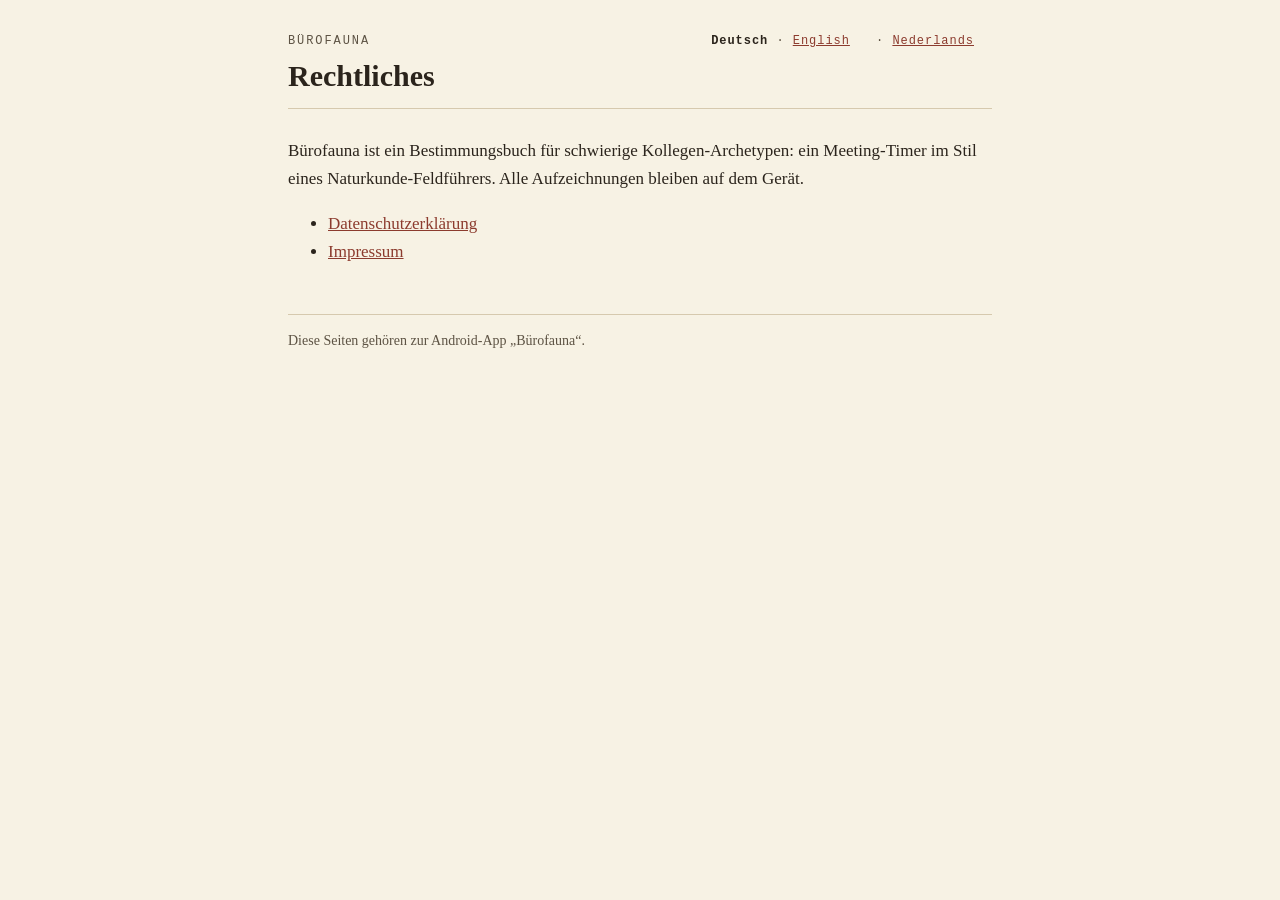
<file: index.html>
<!DOCTYPE html>
<html lang="de">
<head>
<meta charset="utf-8">
<meta name="viewport" content="width=device-width, initial-scale=1">
<!-- Nicht in Suchergebnisse: Die Seiten muessen erreichbar sein, aber die
     Anschrift muss nicht ueber Suchmaschinen auffindbar sein. Bewusst
     „noindex" statt einer Sperre in robots.txt — eine Sperre wuerde nur das
     Lesen verhindern, das Indexieren ueber fremde Verweise aber nicht. -->
<meta name="robots" content="noindex, nofollow">
<title>Bürofauna — Rechtliches</title>
<link rel="icon" type="image/png" sizes="32x32" href="favicon-32.png">
<link rel="apple-touch-icon" sizes="180x180" href="favicon-180.png">
<link rel="stylesheet" href="stil.css">
</head>
<body>
<main>
<header>
  <nav class="sprachen" aria-label="Sprache"><span aria-current="true">Deutsch</span> · <a href="en/" hreflang="en" lang="en">English</a> · <a href="nl/" hreflang="nl" lang="nl">Nederlands</a></nav>
  <div class="rubrik">Bürofauna</div>
  <h1>Rechtliches</h1>
</header>
<p>Bürofauna ist ein Bestimmungsbuch für schwierige Kollegen-Archetypen: ein
Meeting-Timer im Stil eines Naturkunde-Feldführers. Alle Aufzeichnungen bleiben auf dem
Gerät.</p>
<ul>
<li><a href="de/datenschutz.html">Datenschutzerklärung</a></li>
<li><a href="de/impressum.html">Impressum</a></li>
</ul>
<footer>Diese Seiten gehören zur Android-App „Bürofauna“.</footer>
</main>
</body>
</html>
</file>
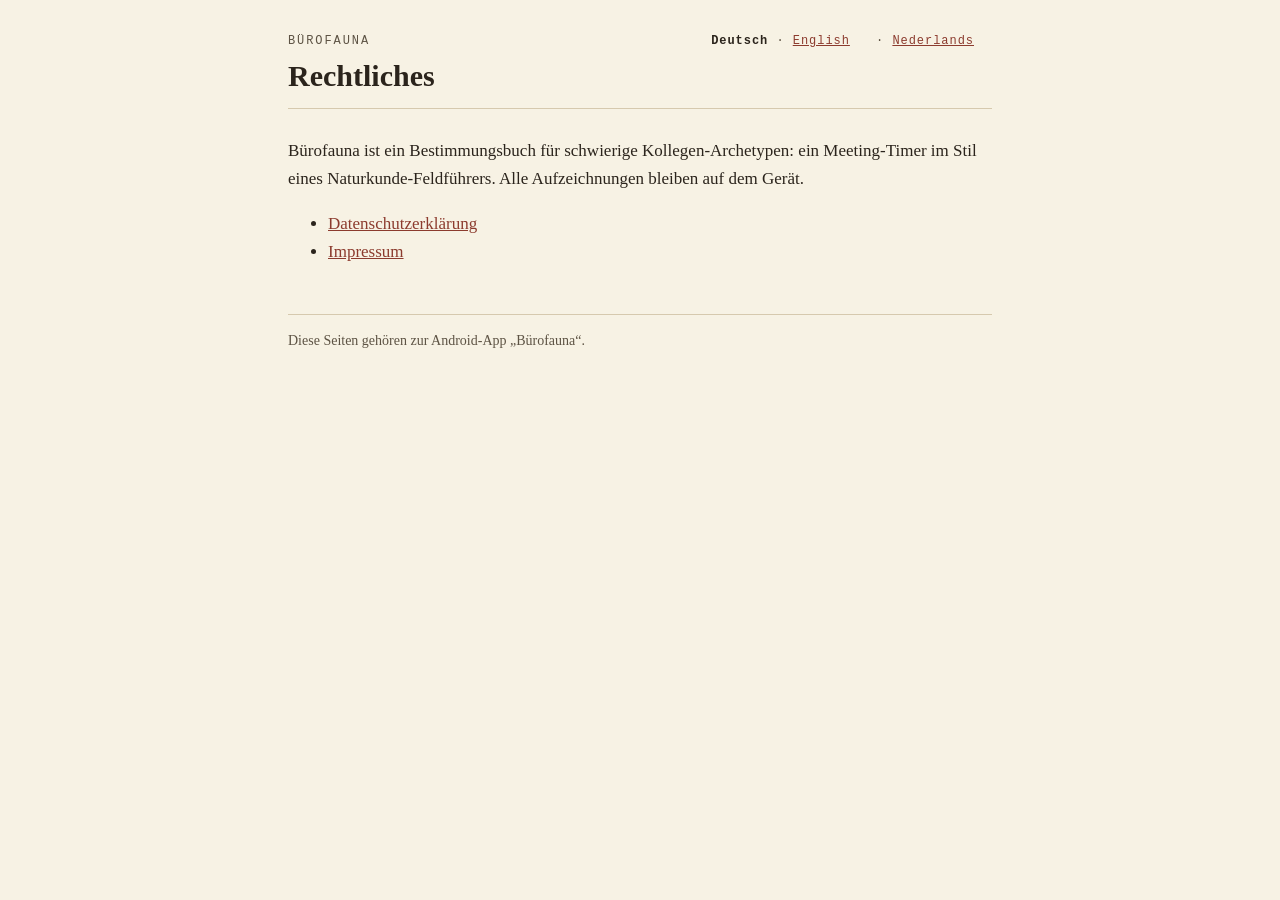
<file: de/index.html>
<!DOCTYPE html>
<html lang="de">
<head>
<meta charset="utf-8">
<meta name="viewport" content="width=device-width, initial-scale=1">
<!-- Nicht in Suchergebnisse: Die Seiten muessen erreichbar sein, aber die
     Anschrift muss nicht ueber Suchmaschinen auffindbar sein. Bewusst
     „noindex" statt einer Sperre in robots.txt — eine Sperre wuerde nur das
     Lesen verhindern, das Indexieren ueber fremde Verweise aber nicht. -->
<meta name="robots" content="noindex, nofollow">
<title>Bürofauna — Rechtliches</title>
<link rel="icon" type="image/png" sizes="32x32" href="../favicon-32.png">
<link rel="apple-touch-icon" sizes="180x180" href="../favicon-180.png">
<link rel="stylesheet" href="../stil.css">
</head>
<body>
<main>
<header>
  <nav class="sprachen" aria-label="Sprache"><span aria-current="true">Deutsch</span> · <a href="../en/" hreflang="en" lang="en">English</a> · <a href="../nl/" hreflang="nl" lang="nl">Nederlands</a></nav>
  <div class="rubrik">Bürofauna</div>
  <h1>Rechtliches</h1>
</header>
<p>Bürofauna ist ein Bestimmungsbuch für schwierige Kollegen-Archetypen: ein
Meeting-Timer im Stil eines Naturkunde-Feldführers. Alle Aufzeichnungen bleiben auf dem
Gerät.</p>
<ul>
<li><a href="datenschutz.html">Datenschutzerklärung</a></li>
<li><a href="impressum.html">Impressum</a></li>
</ul>
<footer>Diese Seiten gehören zur Android-App „Bürofauna“.</footer>
</main>
</body>
</html>
</file>
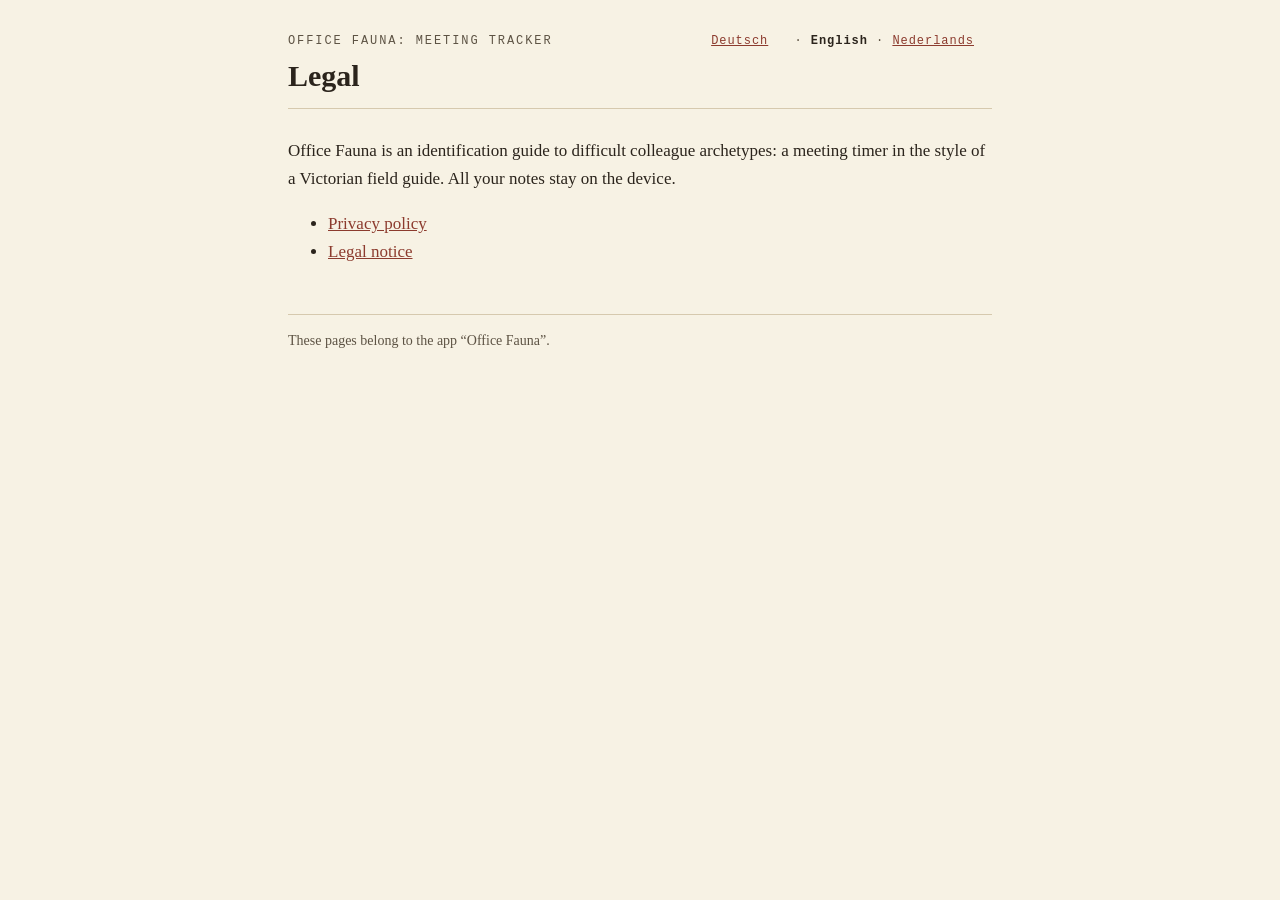
<file: en/index.html>
<!DOCTYPE html>
<html lang="en">
<head>
<meta charset="utf-8">
<meta name="viewport" content="width=device-width, initial-scale=1">
<!-- Nicht in Suchergebnisse: Die Seiten muessen erreichbar sein, aber die
     Anschrift muss nicht ueber Suchmaschinen auffindbar sein. Bewusst
     „noindex" statt einer Sperre in robots.txt: Eine Sperre wuerde nur das
     Lesen verhindern, das Indexieren ueber fremde Verweise aber nicht.
     Englische Uebersicht seit dem 2026-10-23; der Produktname heisst auf
     Englisch „Office Fauna". -->
<meta name="robots" content="noindex, nofollow">
<title>Office Fauna · Legal</title>
<link rel="icon" type="image/png" sizes="32x32" href="../favicon-32.png">
<link rel="apple-touch-icon" sizes="180x180" href="../favicon-180.png">
<link rel="stylesheet" href="../stil.css">
</head>
<body>
<main>
<header>
  <nav class="sprachen" aria-label="Language"><a href="../de/" hreflang="de" lang="de">Deutsch</a> · <span aria-current="true" lang="en">English</span> · <a href="../nl/" hreflang="nl" lang="nl">Nederlands</a></nav>
  <div class="rubrik">Office Fauna: Meeting Tracker</div>
  <h1>Legal</h1>
</header>
<p>Office Fauna is an identification guide to difficult colleague archetypes:
a meeting timer in the style of a Victorian field guide. All your notes stay
on the device.</p>
<ul>
<li><a href="datenschutz.html">Privacy policy</a></li>
<li><a href="impressum.html">Legal notice</a></li>
</ul>
<footer>These pages belong to the app “Office Fauna”.</footer>
</main>
</body>
</html>
</file>
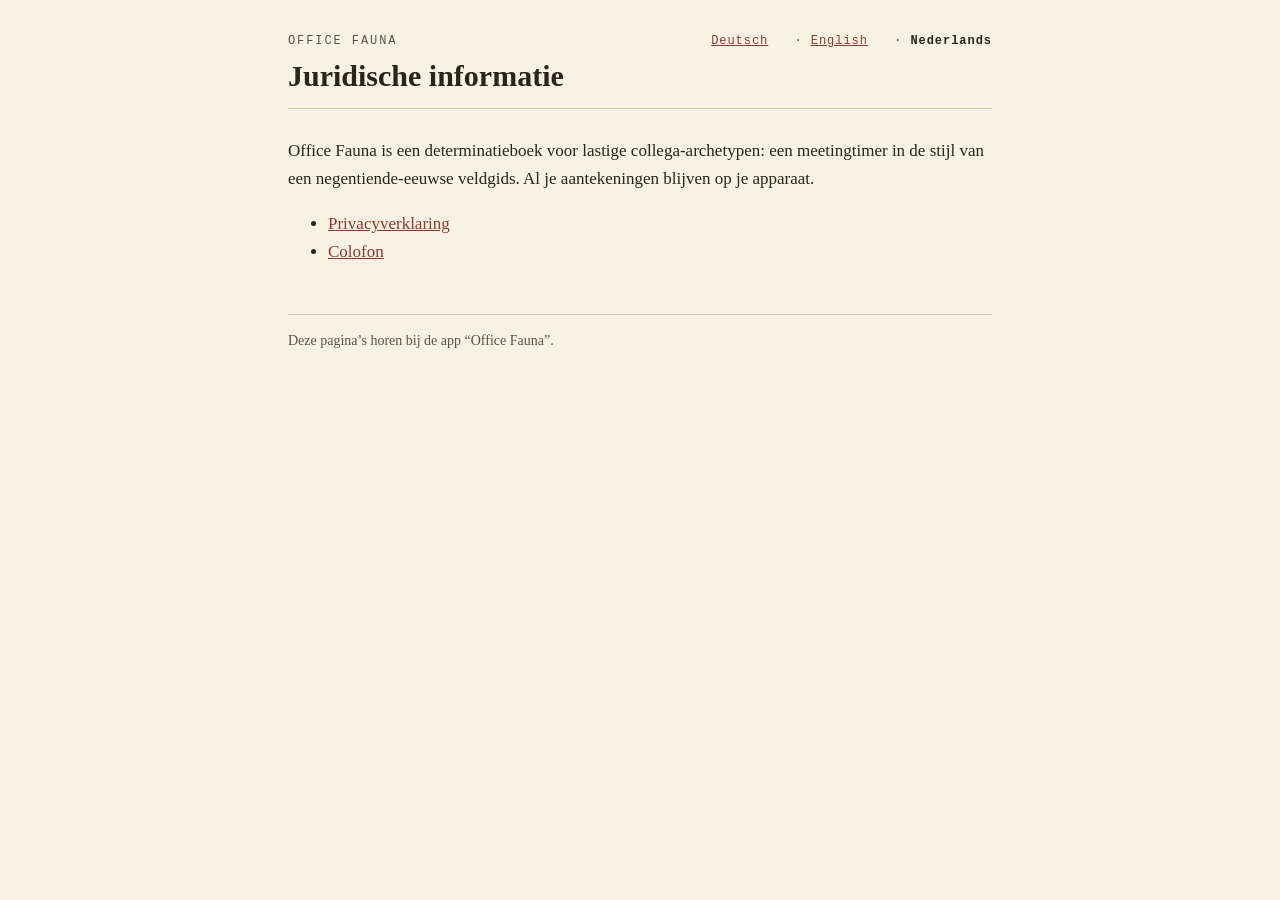
<file: nl/index.html>
<!DOCTYPE html>
<html lang="nl">
<head>
<meta charset="utf-8">
<meta name="viewport" content="width=device-width, initial-scale=1">
<!-- Niederlaendische Uebersicht.
     KEINE GEDANKENSTRICHE im Text. Flandern liest dieselbe Seite wie die
     Niederlande, wie in der App. -->
<meta name="robots" content="noindex, nofollow">
<title>Office Fauna · Juridische informatie</title>
<link rel="icon" type="image/png" sizes="32x32" href="../favicon-32.png">
<link rel="apple-touch-icon" sizes="180x180" href="../favicon-180.png">
<link rel="stylesheet" href="../stil.css">
</head>
<body>
<main>
<header>
  <nav class="sprachen" aria-label="Taal"><a href="../de/" hreflang="de" lang="de">Deutsch</a> · <a href="../en/" hreflang="en" lang="en">English</a> · <span aria-current="true" lang="nl">Nederlands</span></nav>
  <div class="rubrik">Office Fauna</div>
  <h1>Juridische informatie</h1>
</header>
<p>Office Fauna is een determinatieboek voor lastige collega-archetypen:
een meetingtimer in de stijl van een negentiende-eeuwse veldgids. Al je
aantekeningen blijven op je apparaat.</p>
<ul>
<li><a href="datenschutz.html">Privacyverklaring</a></li>
<li><a href="impressum.html">Colofon</a></li>
</ul>
<footer>Deze pagina’s horen bij de app “Office Fauna”.</footer>
</main>
</body>
</html>
</file>
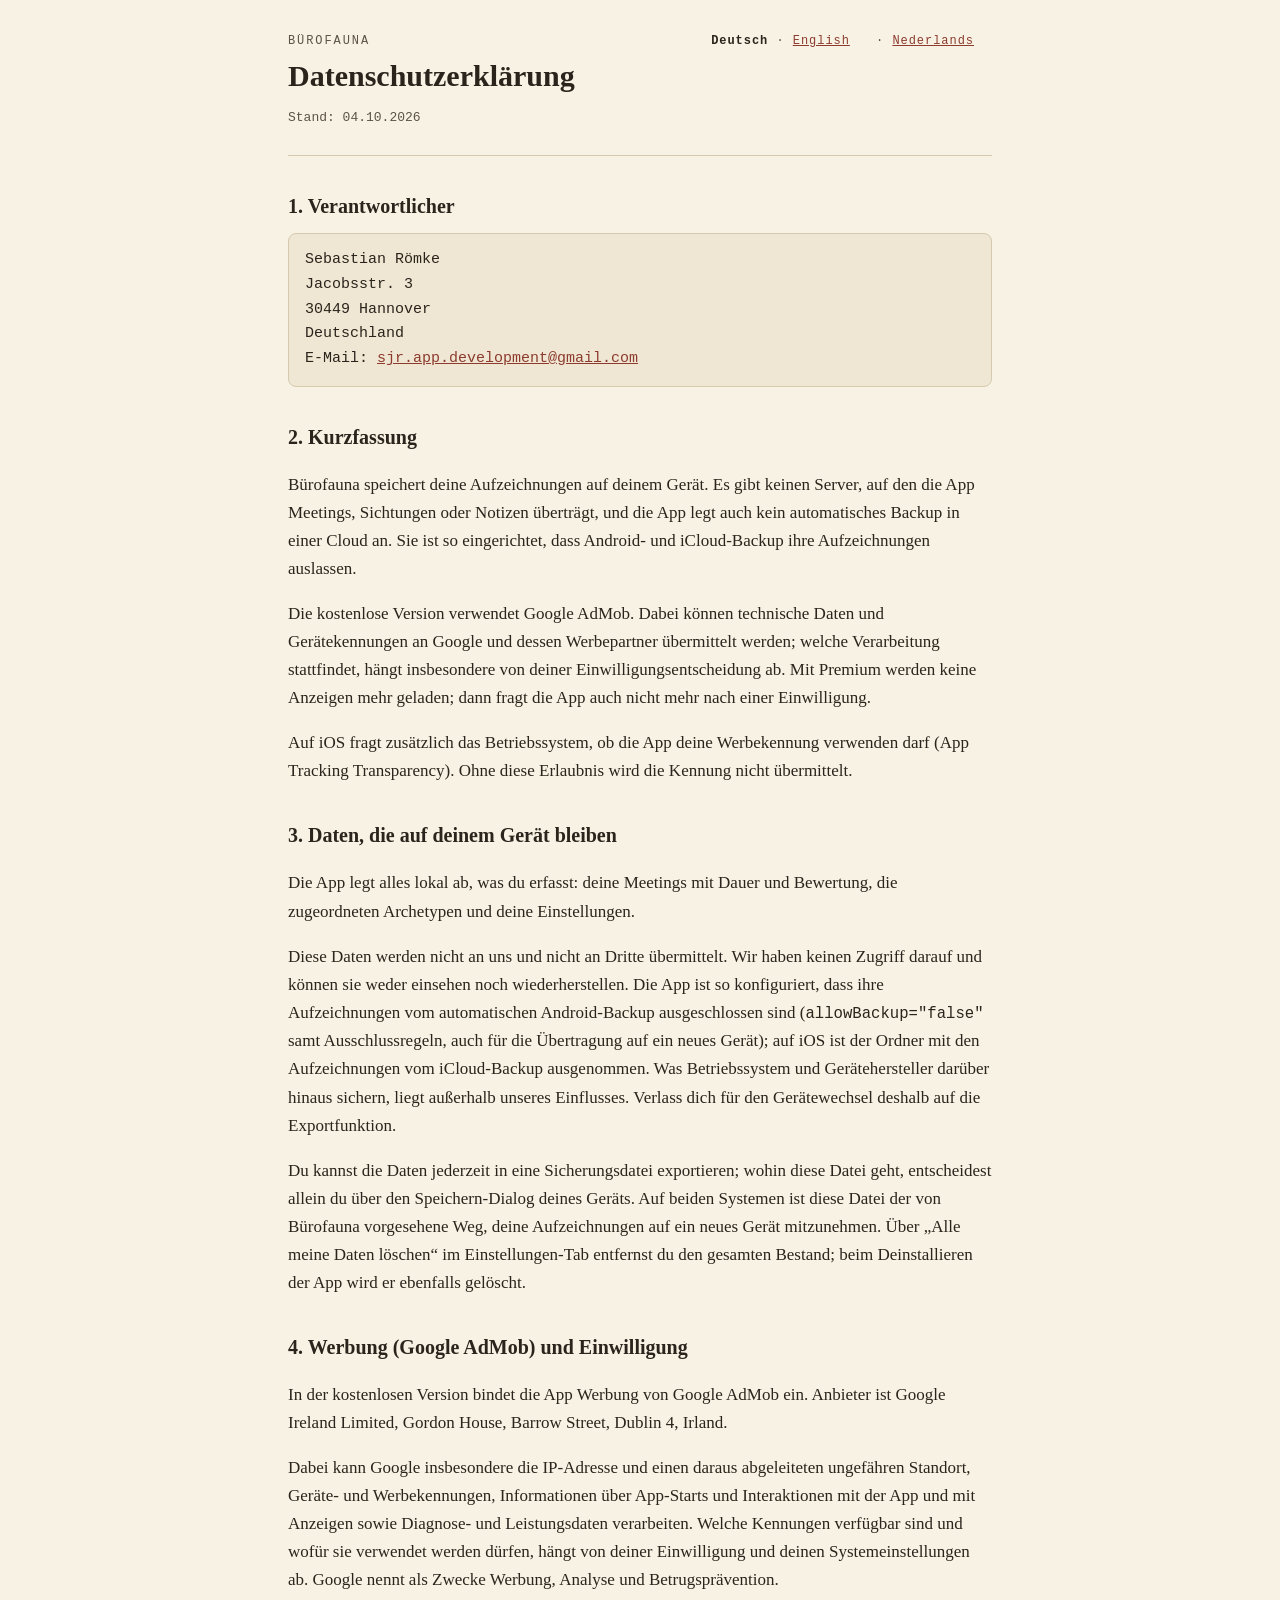
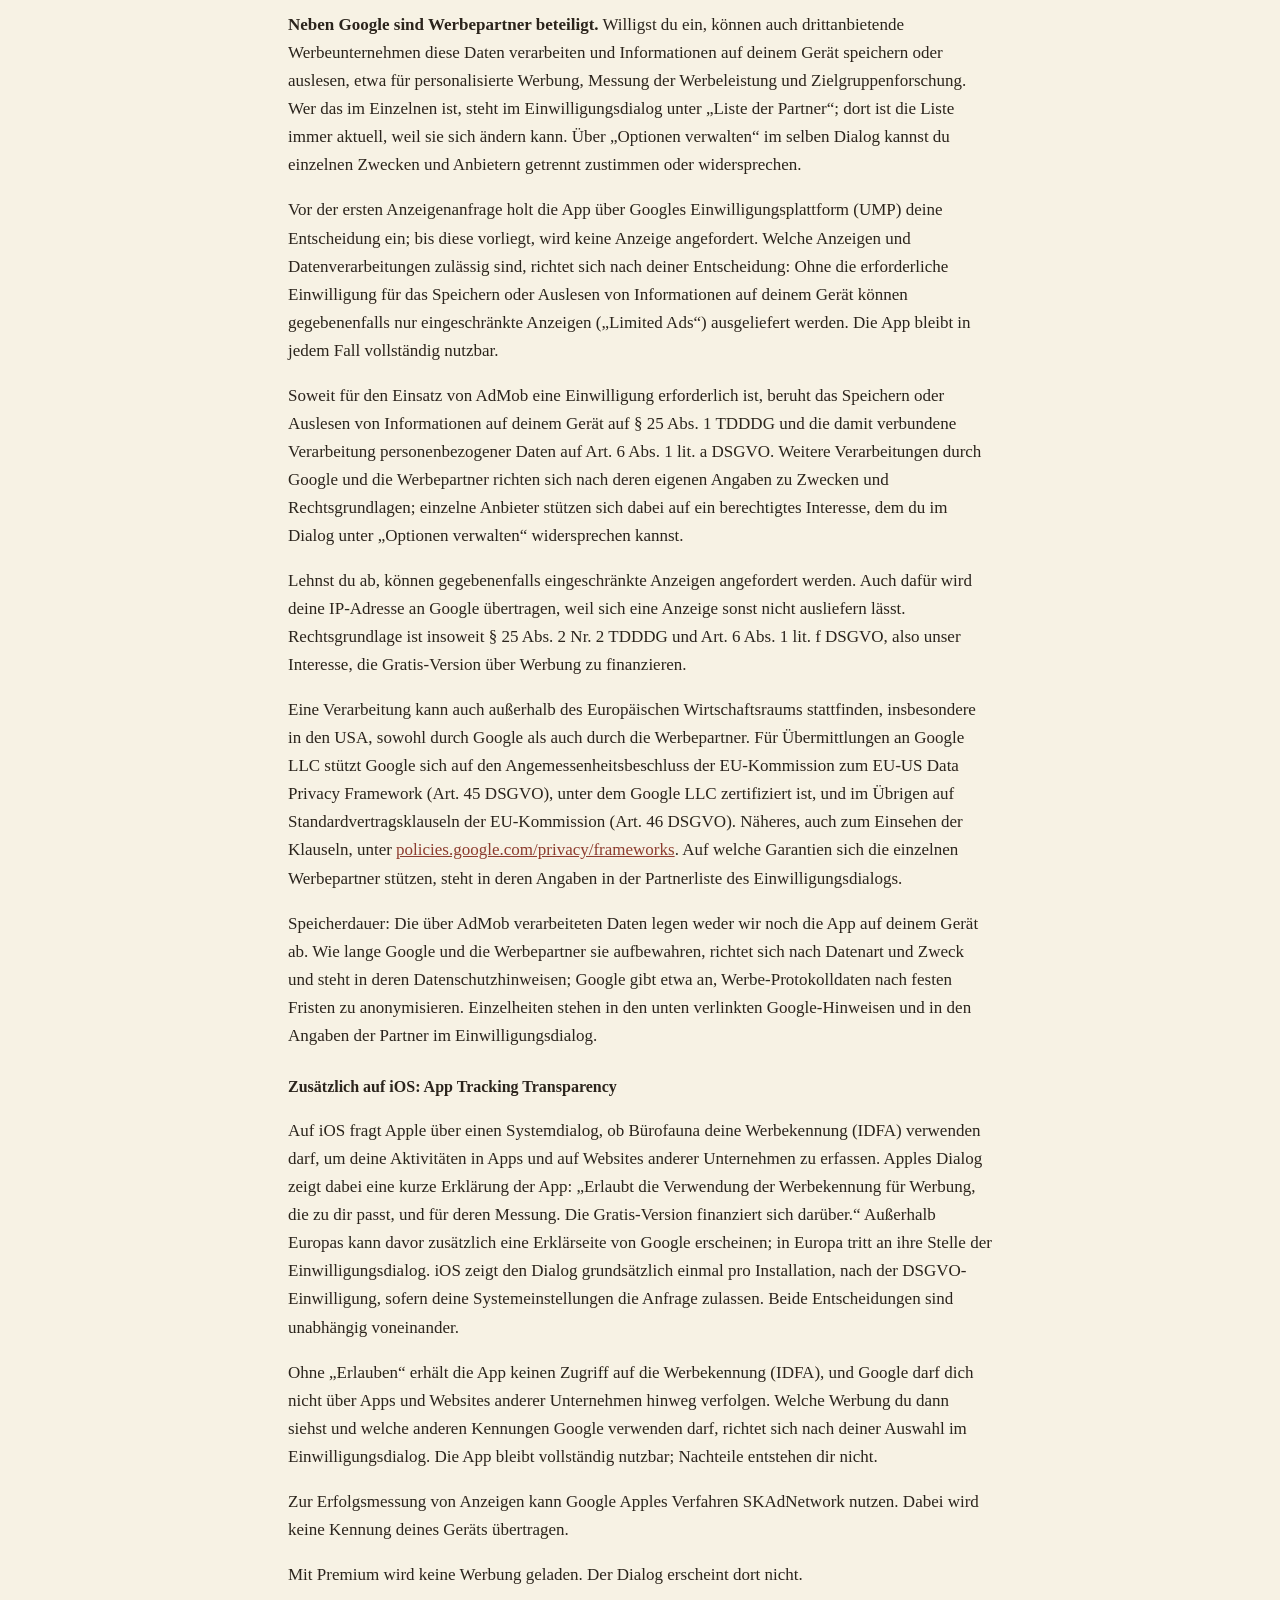
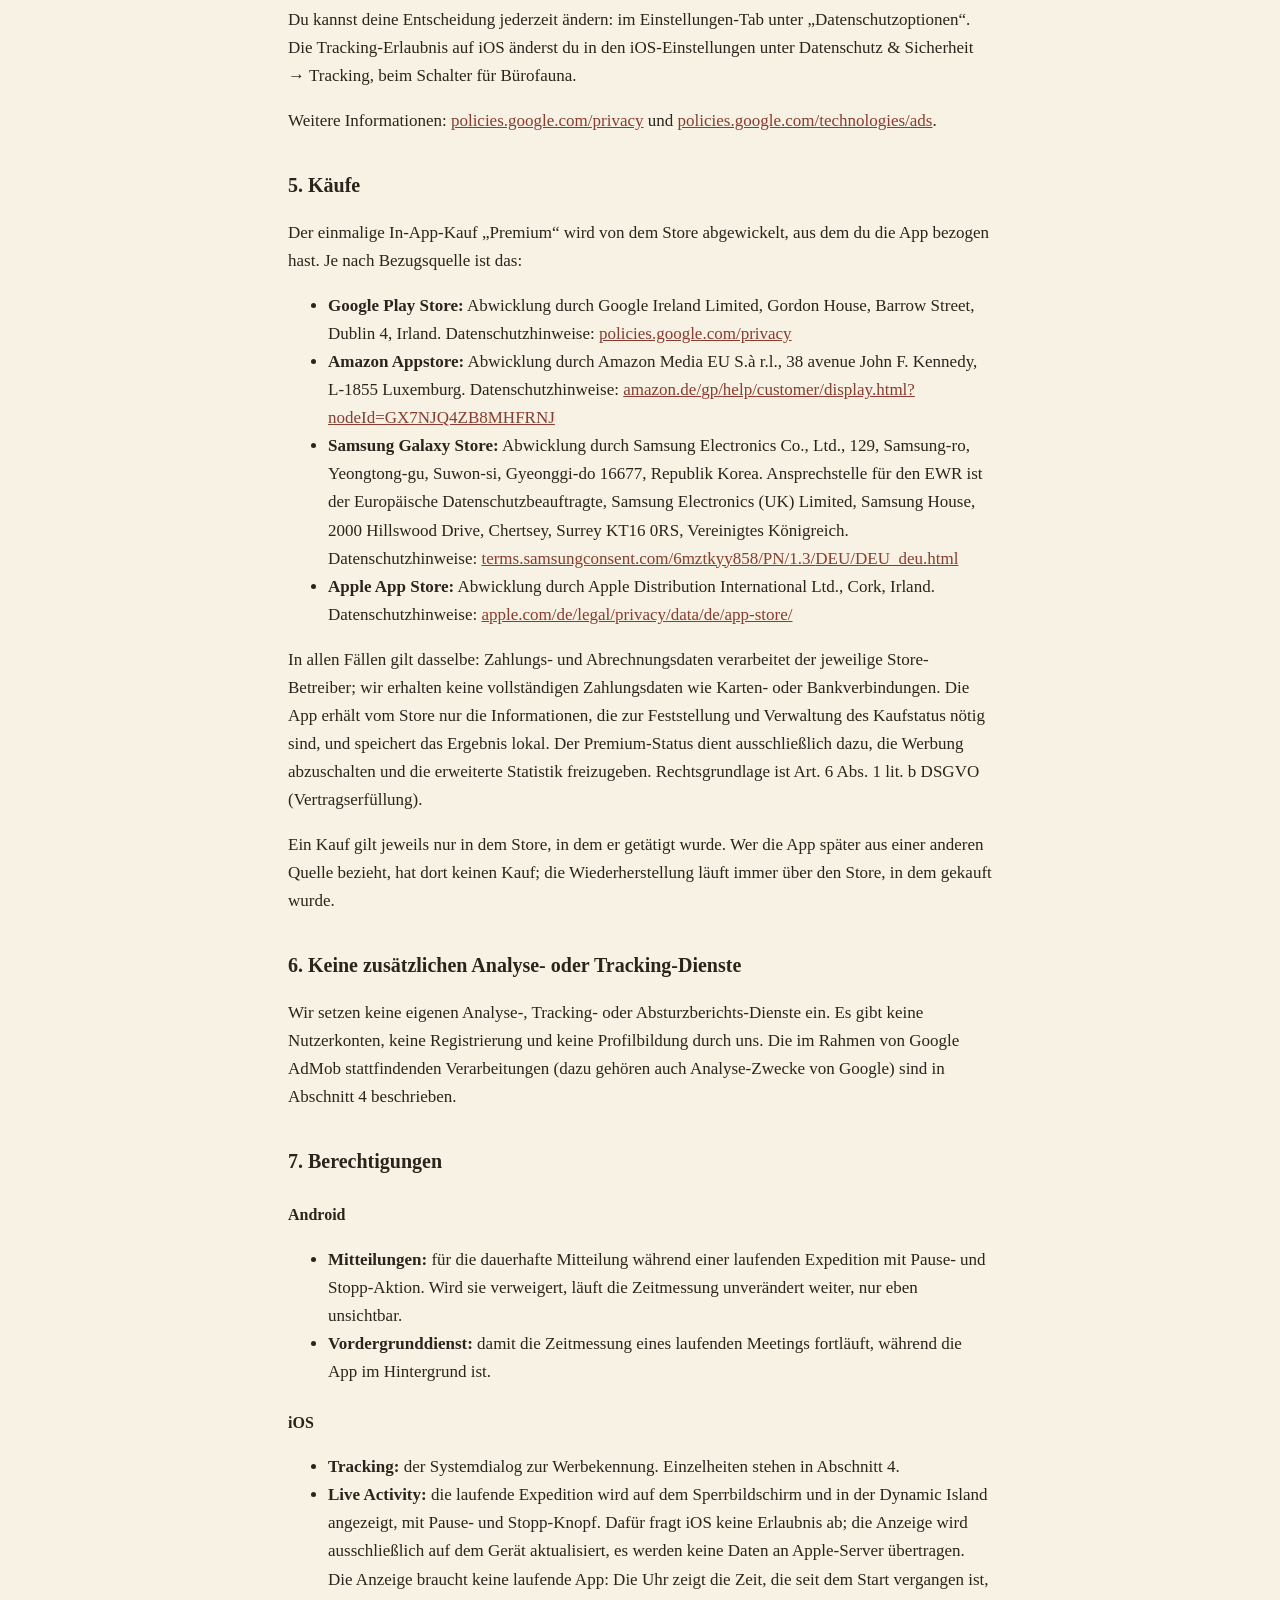
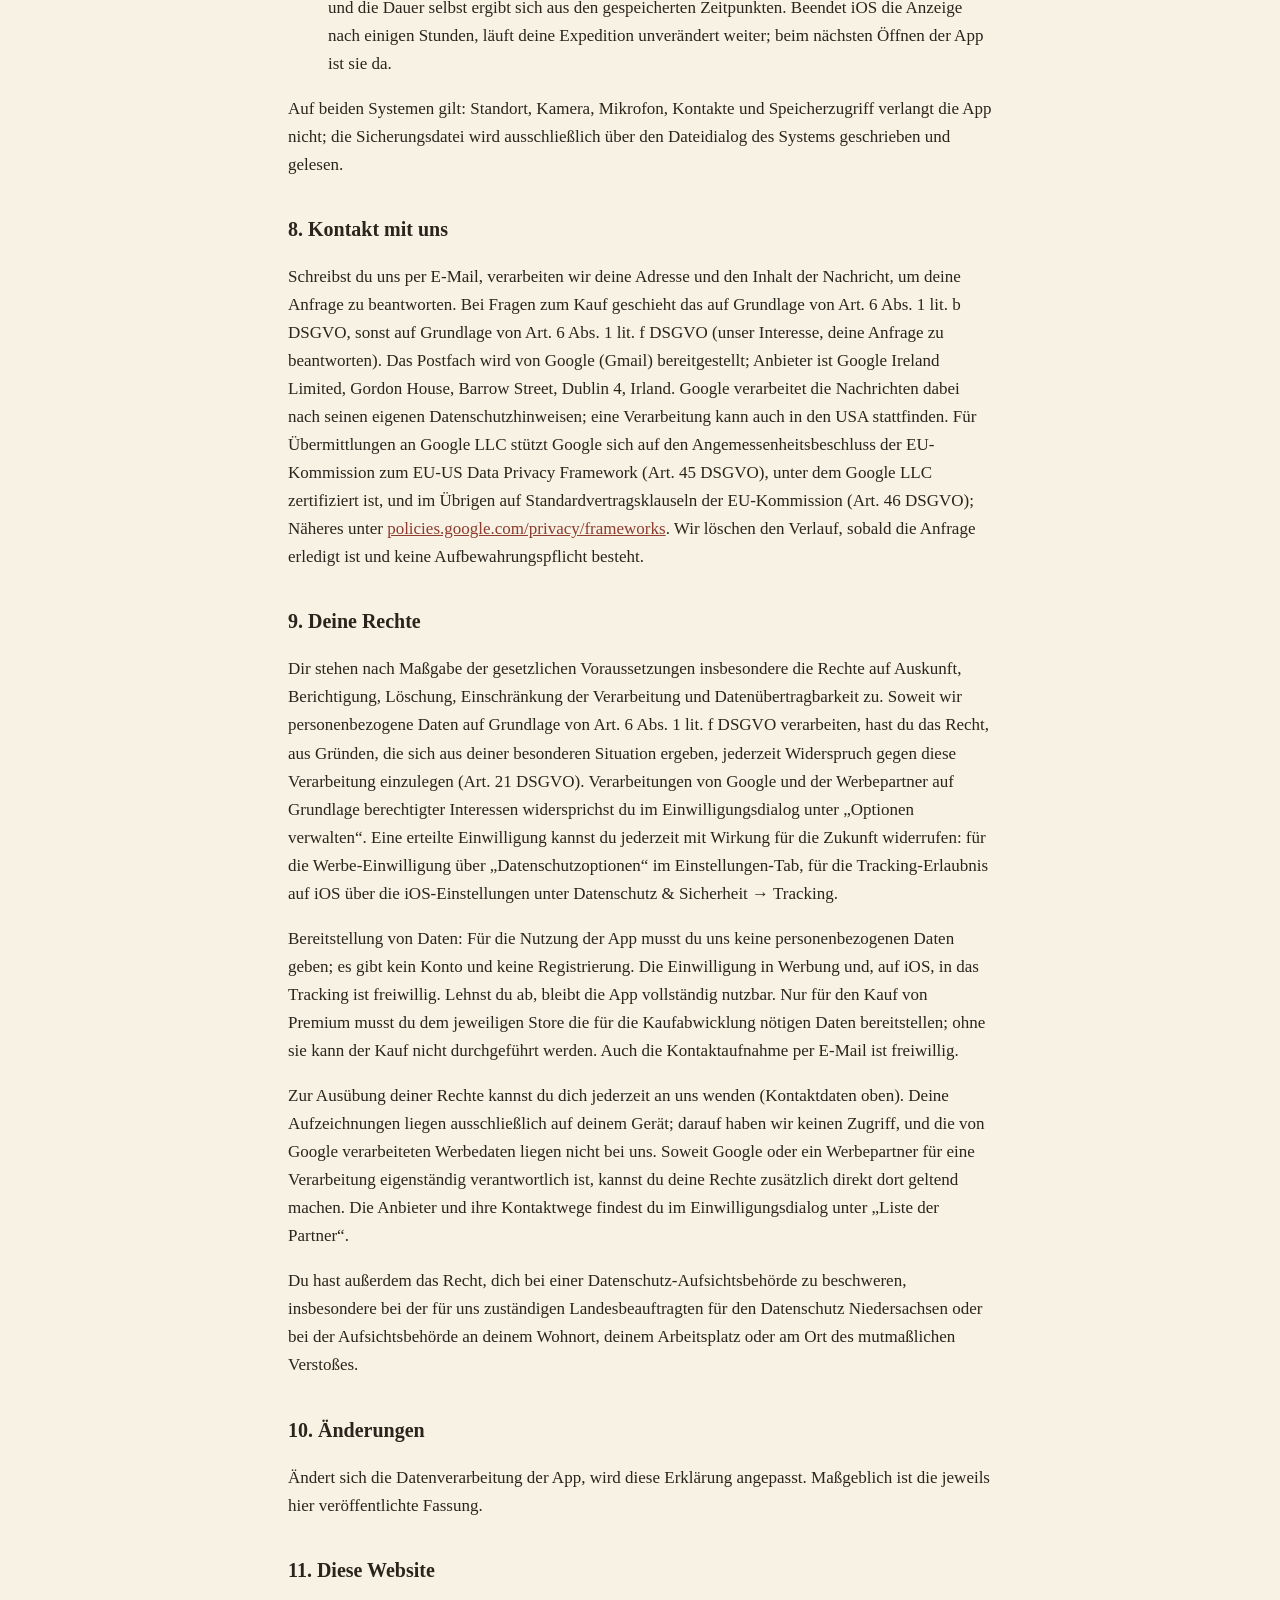
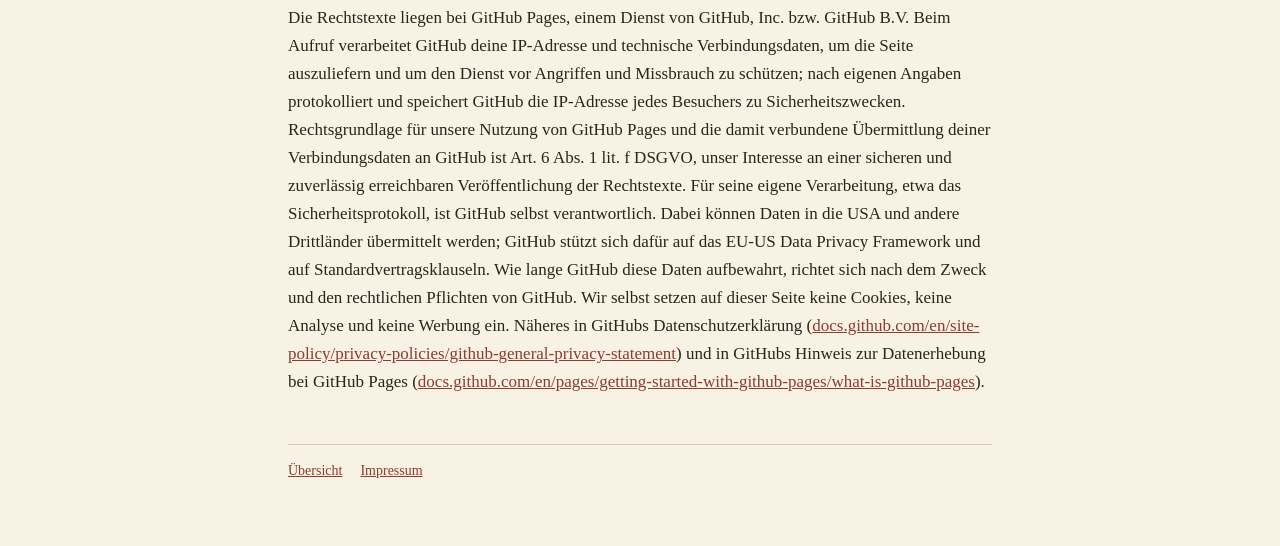
<file: datenschutz.html>
<!DOCTYPE html>
<html lang="de">
<head>
<meta charset="utf-8">
<meta name="viewport" content="width=device-width, initial-scale=1">
<!-- Nicht in Suchergebnisse: Die Seiten muessen erreichbar sein, aber die
     Anschrift muss nicht ueber Suchmaschinen auffindbar sein. Bewusst
     „noindex" statt einer Sperre in robots.txt: Eine Sperre wuerde nur das
     Lesen verhindern, das Indexieren ueber fremde Verweise aber nicht.

     KEINE GEDANKENSTRICHE im Text (Nutzer-Wunsch 2026-09-21). Statt ihnen:
     Semikolon, Komma, Doppelpunkt, Klammern oder zwei Saetze. Gilt auch fuer
     die Markdown-Quelle im App-Repo und fuer Stapelhaus' Seite. -->
<meta name="robots" content="noindex, nofollow">
<title>Datenschutzerklärung · Bürofauna</title>
<link rel="icon" type="image/png" sizes="32x32" href="favicon-32.png">
<link rel="apple-touch-icon" sizes="180x180" href="favicon-180.png">
<link rel="stylesheet" href="stil.css">
</head>
<body>
<main>
<header>
  <nav class="sprachen" aria-label="Sprache"><span aria-current="true">Deutsch</span> · <a href="en/datenschutz.html" hreflang="en" lang="en">English</a> · <a href="nl/datenschutz.html" hreflang="nl" lang="nl">Nederlands</a></nav>
  <div class="rubrik">Bürofauna</div>
  <h1>Datenschutzerklärung</h1>
  <p class="stand">Stand: 04.10.2026</p>
</header>

<h2>1. Verantwortlicher</h2>
<address>Sebastian Römke
Jacobsstr. 3
30449 Hannover
Deutschland
E-Mail: <a href="mailto:sjr.app.development@gmail.com">sjr.app.development@gmail.com</a></address>

<h2>2. Kurzfassung</h2>
<p>Bürofauna speichert deine Aufzeichnungen auf deinem Gerät. Es gibt keinen Server, auf
den die App Meetings, Sichtungen oder Notizen überträgt, und die App legt auch kein
automatisches Backup in einer Cloud an. Sie ist so eingerichtet, dass Android- und
iCloud-Backup ihre Aufzeichnungen auslassen.</p>
<p>Die kostenlose Version verwendet Google AdMob. Dabei können technische Daten und
Gerätekennungen an Google und dessen Werbepartner übermittelt werden; welche
Verarbeitung stattfindet, hängt insbesondere von deiner Einwilligungsentscheidung ab.
Mit Premium werden keine Anzeigen mehr geladen; dann fragt die App auch nicht mehr nach
einer Einwilligung.</p>
<p>Auf iOS fragt zusätzlich das Betriebssystem, ob die App deine Werbekennung verwenden
darf (App Tracking Transparency). Ohne diese Erlaubnis wird die Kennung nicht
übermittelt.</p>

<h2>3. Daten, die auf deinem Gerät bleiben</h2>
<p>Die App legt alles lokal ab, was du erfasst: deine Meetings mit Dauer und Bewertung,
die zugeordneten Archetypen und deine Einstellungen.</p>
<p>Diese Daten werden nicht an uns und nicht an Dritte übermittelt. Wir haben keinen
Zugriff darauf und können sie weder einsehen noch wiederherstellen. Die App ist so
konfiguriert, dass ihre Aufzeichnungen vom automatischen Android-Backup ausgeschlossen
sind (<code>allowBackup=&quot;false&quot;</code> samt Ausschlussregeln, auch für die
Übertragung auf ein neues Gerät); auf iOS ist der Ordner mit den Aufzeichnungen vom
iCloud-Backup ausgenommen. Was Betriebssystem und Gerätehersteller darüber hinaus sichern,
liegt außerhalb unseres Einflusses. Verlass dich für den Gerätewechsel deshalb auf die
Exportfunktion.</p>
<p>Du kannst die Daten jederzeit in eine Sicherungsdatei exportieren; wohin diese Datei
geht, entscheidest allein du über den Speichern-Dialog deines Geräts. Auf beiden Systemen
ist diese Datei der von Bürofauna vorgesehene Weg, deine Aufzeichnungen auf ein neues
Gerät mitzunehmen. Über „Alle meine Daten löschen“ im Einstellungen-Tab entfernst du den
gesamten Bestand; beim Deinstallieren der App wird er ebenfalls gelöscht.</p>

<h2>4. Werbung (Google AdMob) und Einwilligung</h2>
<p>In der kostenlosen Version bindet die App Werbung von Google AdMob ein. Anbieter ist
Google Ireland Limited, Gordon House, Barrow Street, Dublin 4, Irland.</p>
<p>Dabei kann Google insbesondere die IP-Adresse und einen daraus abgeleiteten ungefähren
Standort, Geräte- und Werbekennungen, Informationen über App-Starts und Interaktionen mit
der App und mit Anzeigen sowie Diagnose- und Leistungsdaten verarbeiten. Welche Kennungen
verfügbar sind und wofür sie verwendet werden dürfen, hängt von deiner Einwilligung und
deinen Systemeinstellungen ab. Google nennt als Zwecke Werbung, Analyse und
Betrugsprävention.</p>
<p><strong>Neben Google sind Werbepartner beteiligt.</strong> Willigst du ein, können auch
drittanbietende Werbeunternehmen diese Daten verarbeiten und Informationen auf deinem
Gerät speichern oder auslesen, etwa für personalisierte Werbung, Messung der
Werbeleistung und Zielgruppenforschung. Wer das im Einzelnen ist, steht im
Einwilligungsdialog unter „Liste der Partner“; dort ist die Liste immer aktuell, weil sie
sich ändern kann. Über „Optionen verwalten“ im selben Dialog kannst du einzelnen Zwecken
und Anbietern getrennt zustimmen oder widersprechen.</p>
<p>Vor der ersten Anzeigenanfrage holt die App über Googles Einwilligungsplattform (UMP)
deine Entscheidung ein; bis diese vorliegt, wird keine Anzeige angefordert. Welche
Anzeigen und Datenverarbeitungen zulässig sind, richtet sich nach deiner Entscheidung:
Ohne die erforderliche Einwilligung für das Speichern oder Auslesen von Informationen auf
deinem Gerät können gegebenenfalls nur eingeschränkte Anzeigen („Limited Ads“)
ausgeliefert werden. Die App bleibt in jedem Fall vollständig nutzbar.</p>
<p>Soweit für den Einsatz von AdMob eine Einwilligung erforderlich ist, beruht das
Speichern oder Auslesen von Informationen auf deinem Gerät auf § 25 Abs. 1 TDDDG und die
damit verbundene Verarbeitung personenbezogener Daten auf Art. 6 Abs. 1 lit. a DSGVO.
Weitere Verarbeitungen durch Google und die Werbepartner richten sich nach deren eigenen
Angaben zu Zwecken und Rechtsgrundlagen; einzelne Anbieter stützen sich dabei auf ein
berechtigtes Interesse, dem du im Dialog unter „Optionen verwalten“ widersprechen
kannst.</p>
<p>Lehnst du ab, können gegebenenfalls eingeschränkte Anzeigen angefordert werden. Auch
dafür wird deine IP-Adresse an Google übertragen, weil sich eine Anzeige sonst nicht
ausliefern lässt. Rechtsgrundlage ist insoweit § 25 Abs. 2 Nr. 2 TDDDG und Art. 6 Abs. 1
lit. f DSGVO, also unser Interesse, die Gratis-Version über Werbung zu finanzieren.</p>
<p>Eine Verarbeitung kann auch außerhalb des Europäischen Wirtschaftsraums stattfinden,
insbesondere in den USA, sowohl durch Google als auch durch die Werbepartner. Für
Übermittlungen an Google LLC stützt Google sich auf den Angemessenheitsbeschluss der
EU-Kommission zum EU-US Data Privacy Framework (Art. 45 DSGVO), unter dem Google LLC
zertifiziert ist, und im Übrigen auf Standardvertragsklauseln der EU-Kommission
(Art. 46 DSGVO). Näheres, auch zum Einsehen der Klauseln, unter
<a href="https://policies.google.com/privacy/frameworks">policies.google.com/privacy/frameworks</a>.
Auf welche Garantien sich die einzelnen Werbepartner stützen, steht in deren Angaben in
der Partnerliste des Einwilligungsdialogs.</p>
<p>Speicherdauer: Die über AdMob verarbeiteten Daten legen weder wir noch die App auf
deinem Gerät ab. Wie lange Google und die Werbepartner sie aufbewahren, richtet sich nach
Datenart und Zweck und steht in deren Datenschutzhinweisen; Google gibt etwa an,
Werbe-Protokolldaten nach festen Fristen zu anonymisieren. Einzelheiten stehen in den
unten verlinkten Google-Hinweisen und in den Angaben der Partner im
Einwilligungsdialog.</p>
<h3>Zusätzlich auf iOS: App Tracking Transparency</h3>
<p>Auf iOS fragt Apple über einen Systemdialog, ob Bürofauna deine Werbekennung (IDFA)
verwenden darf, um deine Aktivitäten in Apps und auf Websites anderer Unternehmen zu
erfassen. Apples Dialog zeigt dabei eine kurze Erklärung der App: „Erlaubt die
Verwendung der Werbekennung für Werbung, die zu dir passt, und für deren Messung. Die
Gratis-Version finanziert sich darüber.“ Außerhalb Europas kann davor zusätzlich eine
Erklärseite von Google erscheinen; in Europa tritt an ihre Stelle der
Einwilligungsdialog. iOS zeigt den Dialog grundsätzlich einmal pro Installation, nach
der DSGVO-Einwilligung, sofern deine Systemeinstellungen die Anfrage zulassen. Beide
Entscheidungen sind unabhängig voneinander.</p>
<p>Ohne „Erlauben“ erhält die App keinen Zugriff auf die Werbekennung (IDFA), und Google
darf dich nicht über Apps und Websites anderer Unternehmen hinweg verfolgen. Welche
Werbung du dann siehst und welche anderen Kennungen Google verwenden darf, richtet sich
nach deiner Auswahl im Einwilligungsdialog. Die App bleibt vollständig nutzbar; Nachteile
entstehen dir nicht.</p>
<p>Zur Erfolgsmessung von Anzeigen kann Google Apples Verfahren SKAdNetwork nutzen. Dabei
wird keine Kennung deines Geräts übertragen.</p>
<p>Mit Premium wird keine Werbung geladen. Der Dialog erscheint dort nicht.</p>
<p>Du kannst deine Entscheidung jederzeit ändern: im Einstellungen-Tab unter
„Datenschutzoptionen“. Die Tracking-Erlaubnis auf iOS änderst du in den iOS-Einstellungen
unter Datenschutz &amp; Sicherheit → Tracking, beim Schalter für Bürofauna.</p>
<p>Weitere Informationen:
<a href="https://policies.google.com/privacy">policies.google.com/privacy</a> und
<a href="https://policies.google.com/technologies/ads">policies.google.com/technologies/ads</a>.</p>

<h2>5. Käufe</h2>
<p>Der einmalige In-App-Kauf „Premium“ wird von dem Store abgewickelt, aus dem du die App
bezogen hast. Je nach Bezugsquelle ist das:</p>
<ul>
<li><strong>Google Play Store:</strong> Abwicklung durch Google Ireland Limited, Gordon
House, Barrow Street, Dublin 4, Irland. Datenschutzhinweise:
<a href="https://policies.google.com/privacy">policies.google.com/privacy</a></li>
<li><strong>Amazon Appstore:</strong> Abwicklung durch Amazon Media EU S.à r.l.,
38 avenue John F. Kennedy, L-1855 Luxemburg. Datenschutzhinweise:
<!-- **`<wbr>` nach jedem Schrägstrich, wo eine Adresse keinen Bindestrich
     hat** (Nutzer-Befund am Telefon, 2026-09-22). Browser brechen von sich aus
     nach Bindestrichen, aber NICHT nach Schrägstrichen oder Punkten. Die
     GitHub-Adressen weiter unten sind mit 80 Zeichen die längsten hier und
     brechen trotzdem von allein — „site-policy", „privacy-policies". Die von
     Amazon und Samsung haben keinen einzigen Bindestrich und blieben ein
     Wort: Die Seite wurde dadurch breiter als das Bild, und rechts stand
     leerer Grund.

     `<wbr>` ist eine reine Gelegenheit, kein Zeichen — beim Kopieren kommt
     die Adresse unverändert heraus. Das Stylesheet hilft zusätzlich
     (`overflow-wrap: anywhere` an den Verweisen), aber es hängt am Browser;
     das hier steht in der Seite. -->
<a href="https://www.amazon.de/gp/help/customer/display.html?nodeId=GX7NJQ4ZB8MHFRNJ">amazon.de/<wbr>gp/<wbr>help/<wbr>customer/<wbr>display.html?<wbr>nodeId=GX7NJQ4ZB8MHFRNJ</a></li>
<li><strong>Samsung Galaxy Store:</strong> Abwicklung durch Samsung Electronics Co., Ltd.,
129, Samsung-ro, Yeongtong-gu, Suwon-si, Gyeonggi-do 16677, Republik Korea.
Ansprechstelle für den EWR ist der Europäische Datenschutzbeauftragte, Samsung
Electronics (UK) Limited, Samsung House, 2000 Hillswood Drive, Chertsey, Surrey KT16 0RS,
Vereinigtes Königreich. Datenschutzhinweise:
<a href="https://terms.samsungconsent.com/6mztkyy858/PN/1.3/DEU/DEU_deu.html">terms.samsungconsent.com/<wbr>6mztkyy858/<wbr>PN/<wbr>1.3/<wbr>DEU/<wbr>DEU_deu.html</a></li>
<li><strong>Apple App Store:</strong> Abwicklung durch Apple Distribution International
Ltd., Cork, Irland. Datenschutzhinweise:
<a href="https://www.apple.com/de/legal/privacy/data/de/app-store/">apple.com/de/legal/privacy/data/de/app-store/</a></li>
</ul>
<p>In allen Fällen gilt dasselbe: Zahlungs- und Abrechnungsdaten verarbeitet der jeweilige
Store-Betreiber; wir erhalten keine vollständigen Zahlungsdaten wie Karten- oder
Bankverbindungen. Die App erhält vom Store nur die Informationen, die zur Feststellung und
Verwaltung des Kaufstatus nötig sind, und speichert das Ergebnis lokal. Der Premium-Status
dient ausschließlich dazu, die Werbung abzuschalten und die erweiterte Statistik
freizugeben. Rechtsgrundlage ist Art. 6 Abs. 1 lit. b DSGVO (Vertragserfüllung).</p>
<p>Ein Kauf gilt jeweils nur in dem Store, in dem er getätigt wurde. Wer die App später aus
einer anderen Quelle bezieht, hat dort keinen Kauf; die Wiederherstellung läuft immer über
den Store, in dem gekauft wurde.</p>

<h2>6. Keine zusätzlichen Analyse- oder Tracking-Dienste</h2>
<p>Wir setzen keine eigenen Analyse-, Tracking- oder Absturzberichts-Dienste ein. Es gibt
keine Nutzerkonten, keine Registrierung und keine Profilbildung durch uns. Die im Rahmen
von Google AdMob stattfindenden Verarbeitungen (dazu gehören auch Analyse-Zwecke von
Google) sind in Abschnitt 4 beschrieben.</p>

<h2>7. Berechtigungen</h2>
<h3>Android</h3>
<ul>
<li><strong>Mitteilungen:</strong> für die dauerhafte Mitteilung während einer laufenden
Expedition mit Pause- und Stopp-Aktion. Wird sie verweigert, läuft die Zeitmessung
unverändert weiter, nur eben unsichtbar.</li>
<li><strong>Vordergrunddienst:</strong> damit die Zeitmessung eines laufenden Meetings
fortläuft, während die App im Hintergrund ist.</li>
</ul>
<h3>iOS</h3>
<ul>
<li><strong>Tracking:</strong> der Systemdialog zur Werbekennung. Einzelheiten stehen in
Abschnitt 4.</li>
<li><strong>Live Activity:</strong> die laufende Expedition wird auf dem Sperrbildschirm
und in der Dynamic Island angezeigt, mit Pause- und Stopp-Knopf. Dafür fragt iOS keine
Erlaubnis ab; die Anzeige wird ausschließlich auf dem Gerät aktualisiert, es werden keine
Daten an Apple-Server übertragen. Die Anzeige braucht keine laufende App: Die Uhr zeigt
die Zeit, die seit dem Start vergangen ist, und die Dauer selbst ergibt sich aus den
gespeicherten Zeitpunkten.
Beendet iOS die Anzeige nach einigen Stunden, läuft deine Expedition unverändert weiter;
beim nächsten Öffnen der App ist sie da.</li>
</ul>
<p>Auf beiden Systemen gilt: Standort, Kamera, Mikrofon, Kontakte und Speicherzugriff
verlangt die App nicht; die Sicherungsdatei wird ausschließlich über den Dateidialog des
Systems geschrieben und gelesen.</p>

<h2>8. Kontakt mit uns</h2>
<p>Schreibst du uns per E-Mail, verarbeiten wir deine Adresse und den Inhalt der
Nachricht, um deine Anfrage zu beantworten. Bei Fragen zum Kauf geschieht das auf
Grundlage von Art. 6 Abs. 1 lit. b DSGVO, sonst auf Grundlage von Art. 6 Abs. 1 lit. f
DSGVO (unser Interesse, deine Anfrage zu beantworten). Das Postfach wird von Google
(Gmail) bereitgestellt; Anbieter ist Google Ireland Limited, Gordon House, Barrow Street,
Dublin 4, Irland. Google verarbeitet die Nachrichten dabei nach seinen eigenen
Datenschutzhinweisen; eine Verarbeitung kann auch in den USA stattfinden. Für Übermittlungen
an Google LLC stützt Google sich auf den Angemessenheitsbeschluss der EU-Kommission zum EU-US
Data Privacy Framework (Art. 45 DSGVO), unter dem Google LLC zertifiziert ist, und im Übrigen
auf Standardvertragsklauseln der EU-Kommission (Art. 46 DSGVO); Näheres unter
<a href="https://policies.google.com/privacy/frameworks">policies.google.com/privacy/frameworks</a>.
Wir löschen den Verlauf, sobald die Anfrage erledigt ist und keine Aufbewahrungspflicht
besteht.</p>

<h2>9. Deine Rechte</h2>
<p>Dir stehen nach Maßgabe der gesetzlichen Voraussetzungen insbesondere die Rechte auf
Auskunft, Berichtigung, Löschung, Einschränkung der Verarbeitung und
Datenübertragbarkeit zu. Soweit wir personenbezogene Daten auf Grundlage von Art. 6
Abs. 1 lit. f DSGVO verarbeiten, hast du das Recht, aus Gründen, die sich aus deiner
besonderen Situation ergeben, jederzeit Widerspruch gegen diese Verarbeitung einzulegen
(Art. 21 DSGVO). Verarbeitungen von Google und der Werbepartner auf Grundlage berechtigter
Interessen widersprichst du im Einwilligungsdialog unter „Optionen verwalten“. Eine
erteilte Einwilligung kannst du jederzeit mit Wirkung für die Zukunft widerrufen: für
die Werbe-Einwilligung über „Datenschutzoptionen“ im Einstellungen-Tab, für die
Tracking-Erlaubnis auf iOS über die iOS-Einstellungen unter Datenschutz &amp; Sicherheit
→ Tracking.</p>
<p>Bereitstellung von Daten: Für die Nutzung der App musst du uns keine personenbezogenen
Daten geben; es gibt kein Konto und keine Registrierung. Die Einwilligung in Werbung und,
auf iOS, in das Tracking ist freiwillig. Lehnst du ab, bleibt die App vollständig nutzbar.
Nur für den Kauf von Premium musst du dem jeweiligen Store die für die Kaufabwicklung
nötigen Daten bereitstellen; ohne sie kann der Kauf nicht durchgeführt werden. Auch die
Kontaktaufnahme per E-Mail ist freiwillig.</p>
<p>Zur Ausübung deiner Rechte kannst du dich jederzeit an uns wenden (Kontaktdaten oben).
Deine Aufzeichnungen liegen ausschließlich auf deinem Gerät; darauf haben wir keinen
Zugriff, und die von Google verarbeiteten Werbedaten liegen nicht bei uns. Soweit Google
oder ein Werbepartner für eine Verarbeitung eigenständig verantwortlich ist, kannst du
deine Rechte zusätzlich direkt dort geltend machen. Die Anbieter und ihre Kontaktwege
findest du im Einwilligungsdialog unter „Liste der Partner“.</p>
<p>Du hast außerdem das Recht, dich bei einer Datenschutz-Aufsichtsbehörde zu beschweren,
insbesondere bei der für uns zuständigen Landesbeauftragten für den Datenschutz
Niedersachsen oder bei der Aufsichtsbehörde an deinem Wohnort, deinem Arbeitsplatz oder am
Ort des mutmaßlichen Verstoßes.</p>

<h2>10. Änderungen</h2>
<p>Ändert sich die Datenverarbeitung der App, wird diese Erklärung angepasst. Maßgeblich
ist die jeweils hier veröffentlichte Fassung.</p>

<h2>11. Diese Website</h2>
<p>Die Rechtstexte liegen bei GitHub Pages, einem Dienst von GitHub, Inc. bzw. GitHub B.V.
Beim Aufruf verarbeitet GitHub deine IP-Adresse und technische Verbindungsdaten, um die
Seite auszuliefern und um den Dienst vor Angriffen und Missbrauch zu schützen; nach
eigenen Angaben protokolliert und speichert GitHub die IP-Adresse jedes Besuchers zu
Sicherheitszwecken. Rechtsgrundlage für unsere Nutzung von GitHub Pages und die damit verbundene
Übermittlung deiner Verbindungsdaten an GitHub ist Art. 6 Abs. 1 lit. f DSGVO, unser Interesse an
einer sicheren und zuverlässig erreichbaren Veröffentlichung der Rechtstexte. Für seine eigene
Verarbeitung, etwa das Sicherheitsprotokoll, ist GitHub selbst verantwortlich. Dabei können
Daten in die USA und andere Drittländer übermittelt werden; GitHub stützt sich dafür auf
das EU-US Data Privacy Framework und auf Standardvertragsklauseln. Wie lange GitHub diese
Daten aufbewahrt, richtet sich nach dem Zweck und den rechtlichen Pflichten von GitHub.
Wir selbst setzen auf dieser Seite keine Cookies, keine Analyse und keine Werbung ein.
Näheres in GitHubs Datenschutzerklärung
(<a href="https://docs.github.com/en/site-policy/privacy-policies/github-general-privacy-statement">docs.github.com/en/site-policy/privacy-policies/github-general-privacy-statement</a>)
und in GitHubs Hinweis zur Datenerhebung bei GitHub Pages
(<a href="https://docs.github.com/en/pages/getting-started-with-github-pages/what-is-github-pages">docs.github.com/en/pages/getting-started-with-github-pages/what-is-github-pages</a>).</p>

<footer>
<nav><a href="de/">Übersicht</a><a href="de/impressum.html">Impressum</a></nav>
</footer>
</main>
</body>
</html>
</file>
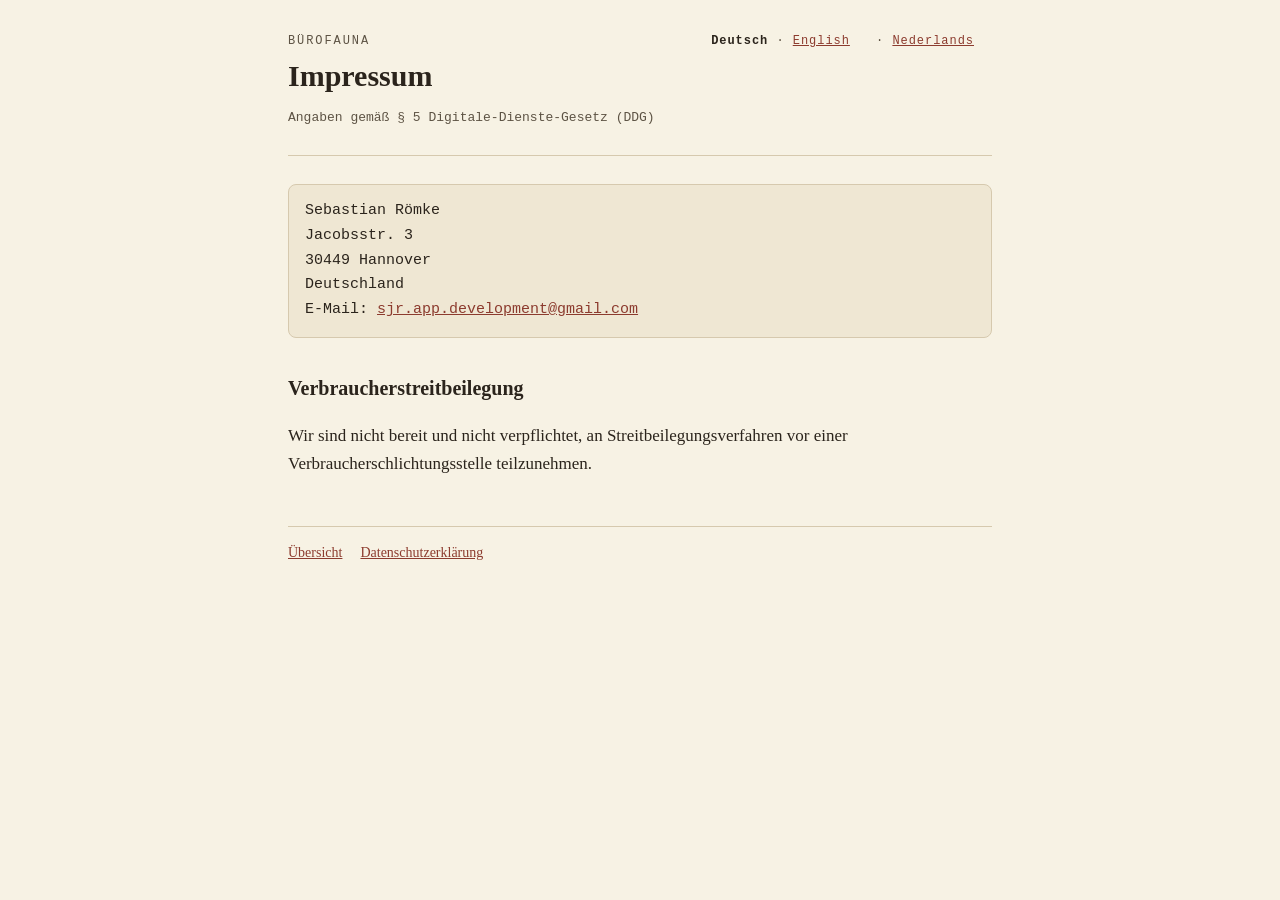
<file: impressum.html>
<!DOCTYPE html>
<html lang="de">
<head>
<meta charset="utf-8">
<meta name="viewport" content="width=device-width, initial-scale=1">
<!-- Nicht in Suchergebnisse: Die Seiten muessen erreichbar sein, aber die
     Anschrift muss nicht ueber Suchmaschinen auffindbar sein. Bewusst
     „noindex" statt einer Sperre in robots.txt — eine Sperre wuerde nur das
     Lesen verhindern, das Indexieren ueber fremde Verweise aber nicht. -->
<meta name="robots" content="noindex, nofollow">
<title>Impressum · Bürofauna</title>
<link rel="icon" type="image/png" sizes="32x32" href="favicon-32.png">
<link rel="apple-touch-icon" sizes="180x180" href="favicon-180.png">
<link rel="stylesheet" href="stil.css">
</head>
<body>
<main>
<header>
  <nav class="sprachen" aria-label="Sprache"><span aria-current="true">Deutsch</span> · <a href="en/impressum.html" hreflang="en" lang="en">English</a> · <a href="nl/impressum.html" hreflang="nl" lang="nl">Nederlands</a></nav>
  <div class="rubrik">Bürofauna</div>
  <h1>Impressum</h1>
  <p class="stand">Angaben gemäß § 5 Digitale-Dienste-Gesetz (DDG)</p>
</header>

<address>Sebastian Römke
Jacobsstr. 3
30449 Hannover
Deutschland
E-Mail: <a href="mailto:sjr.app.development@gmail.com">sjr.app.development@gmail.com</a></address>

<h2>Verbraucherstreitbeilegung</h2>
<p>Wir sind nicht bereit und nicht verpflichtet, an Streitbeilegungsverfahren vor einer
Verbraucherschlichtungsstelle teilzunehmen.</p>

<footer>
<nav><a href="de/">Übersicht</a><a href="de/datenschutz.html">Datenschutzerklärung</a></nav>
</footer>
</main>
</body>
</html>
</file>
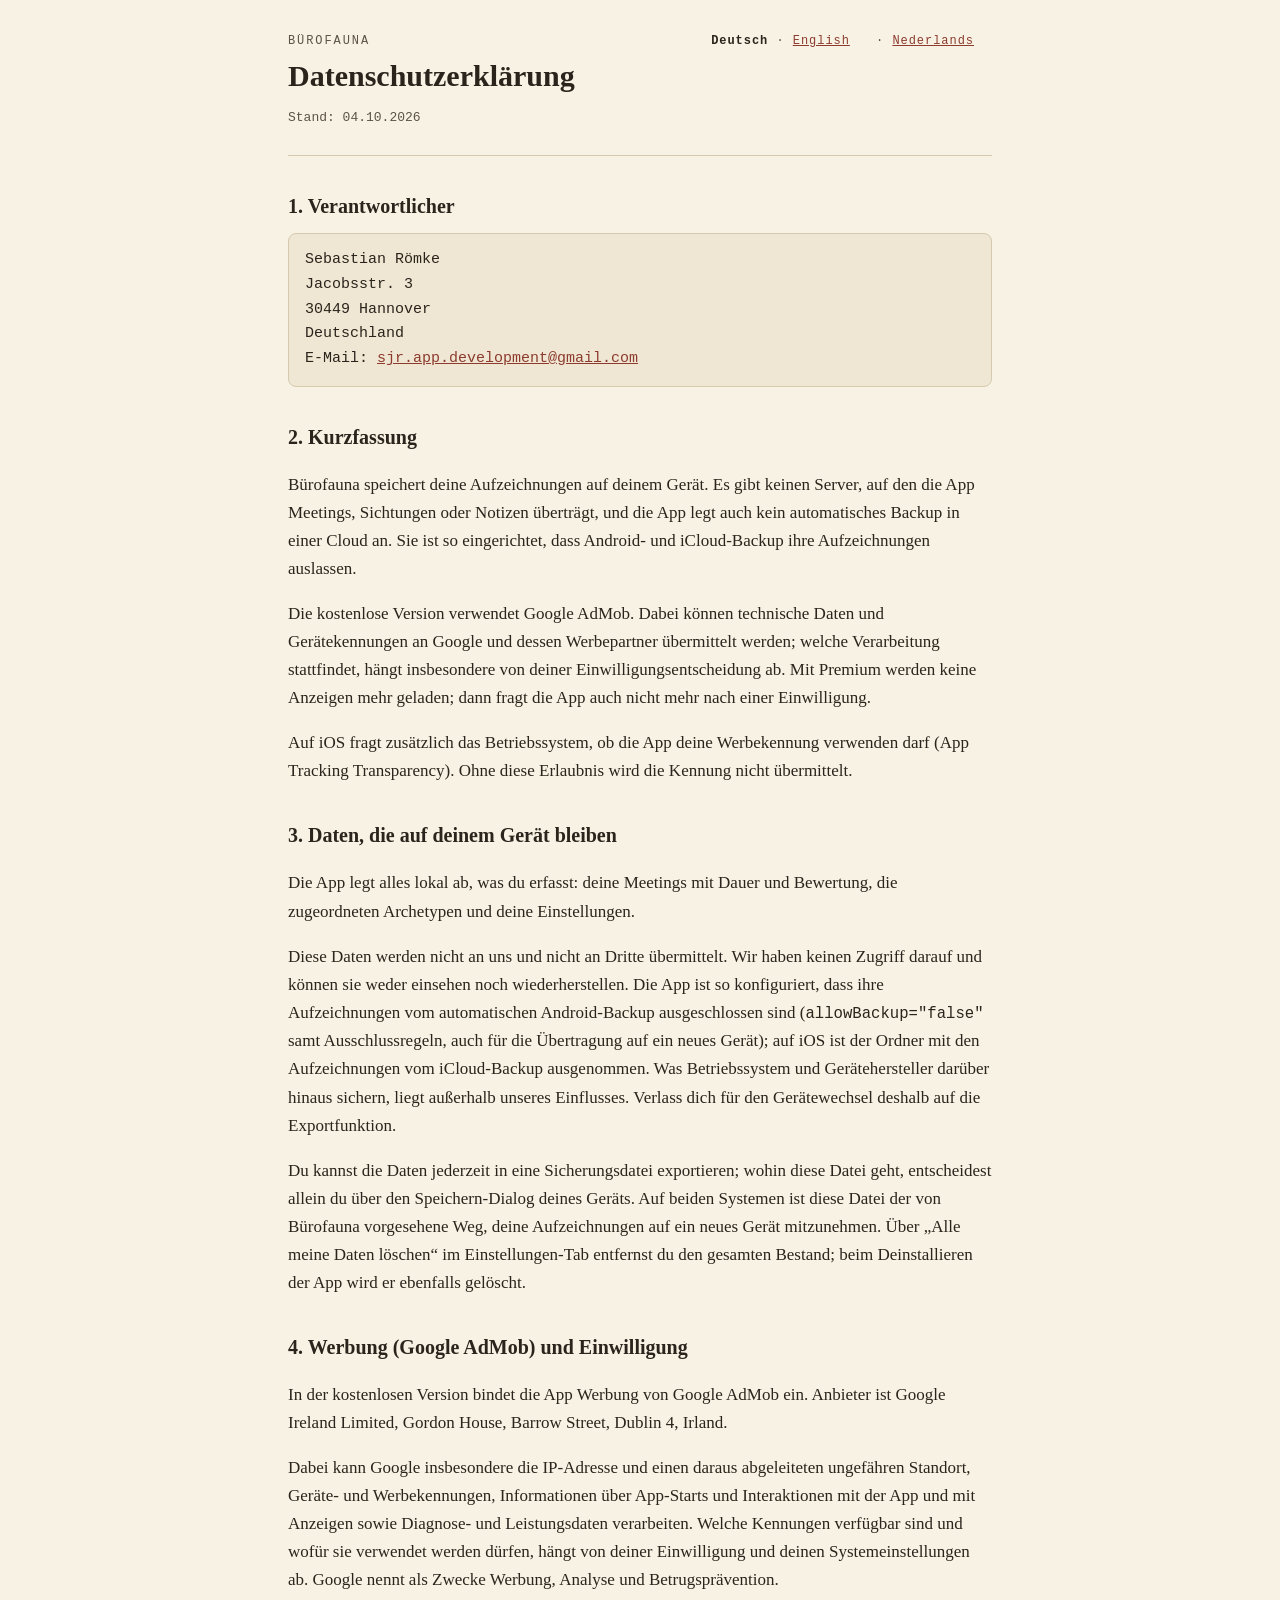
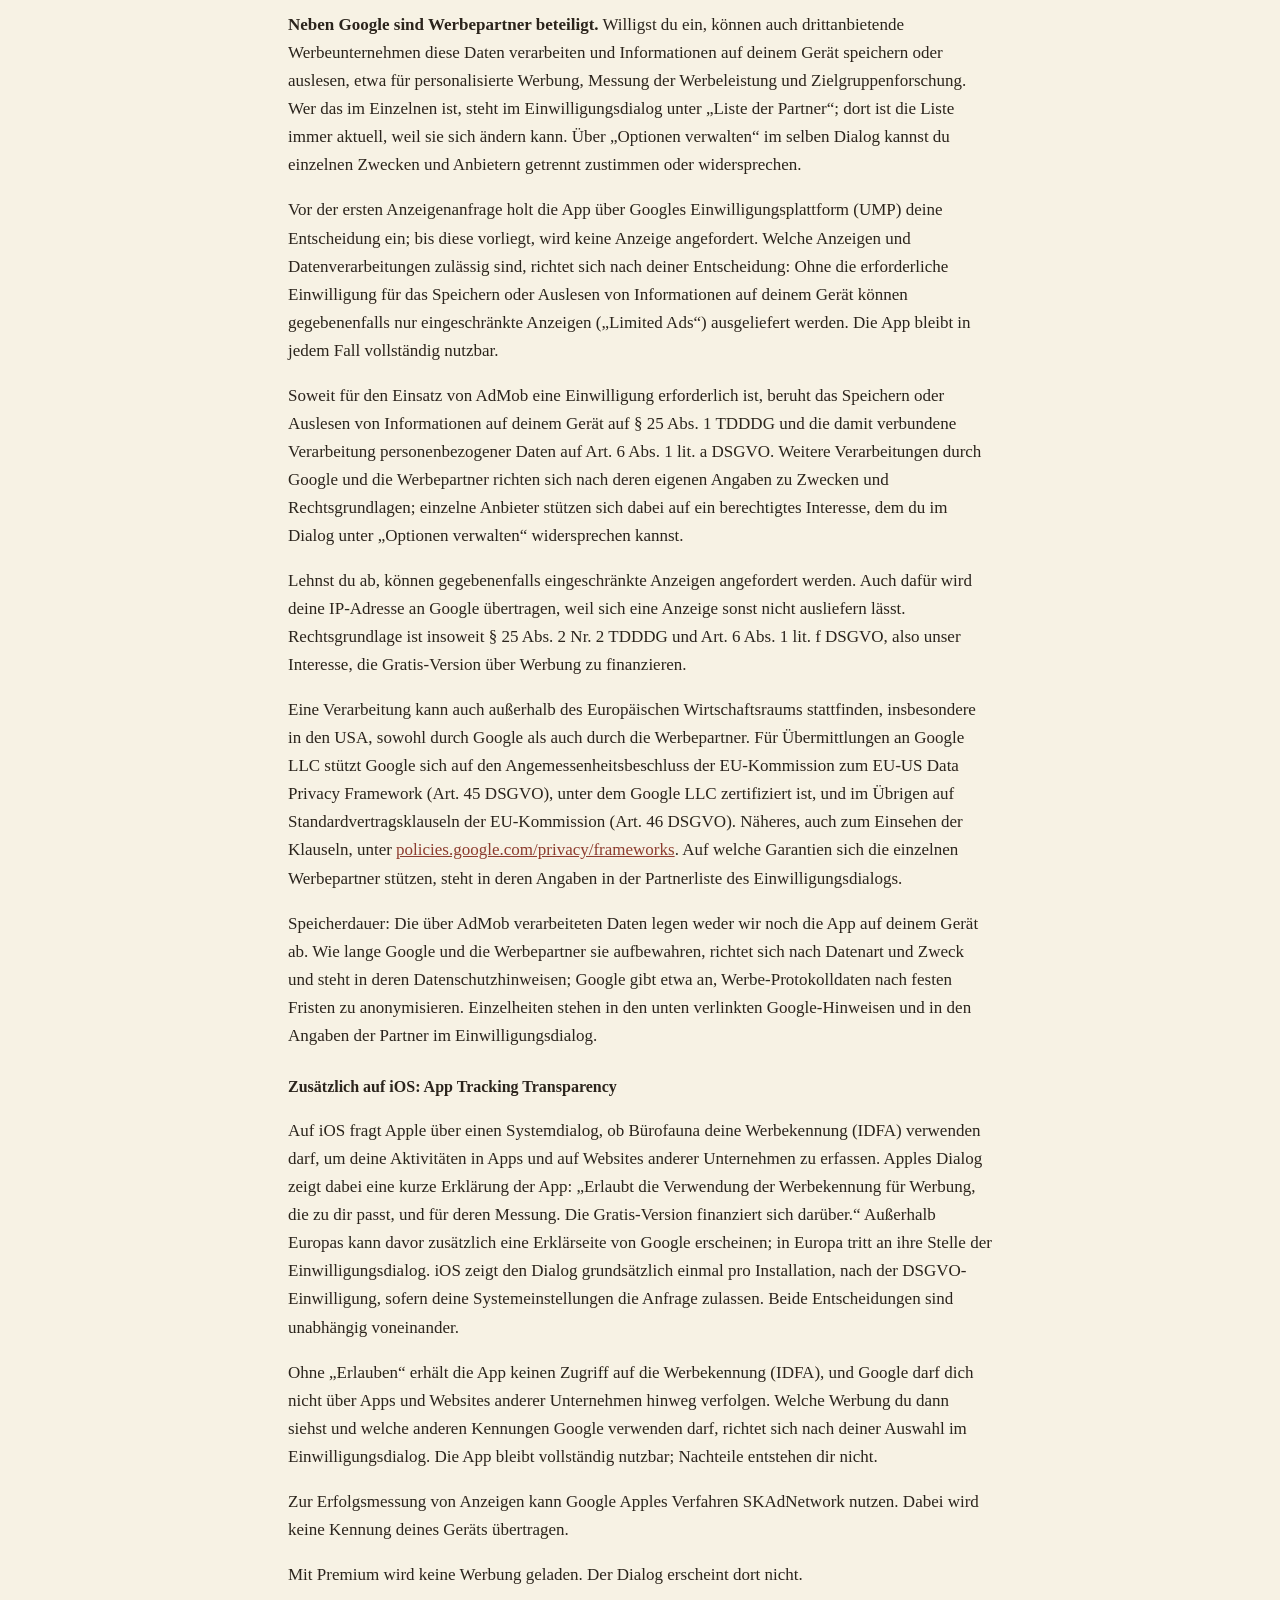
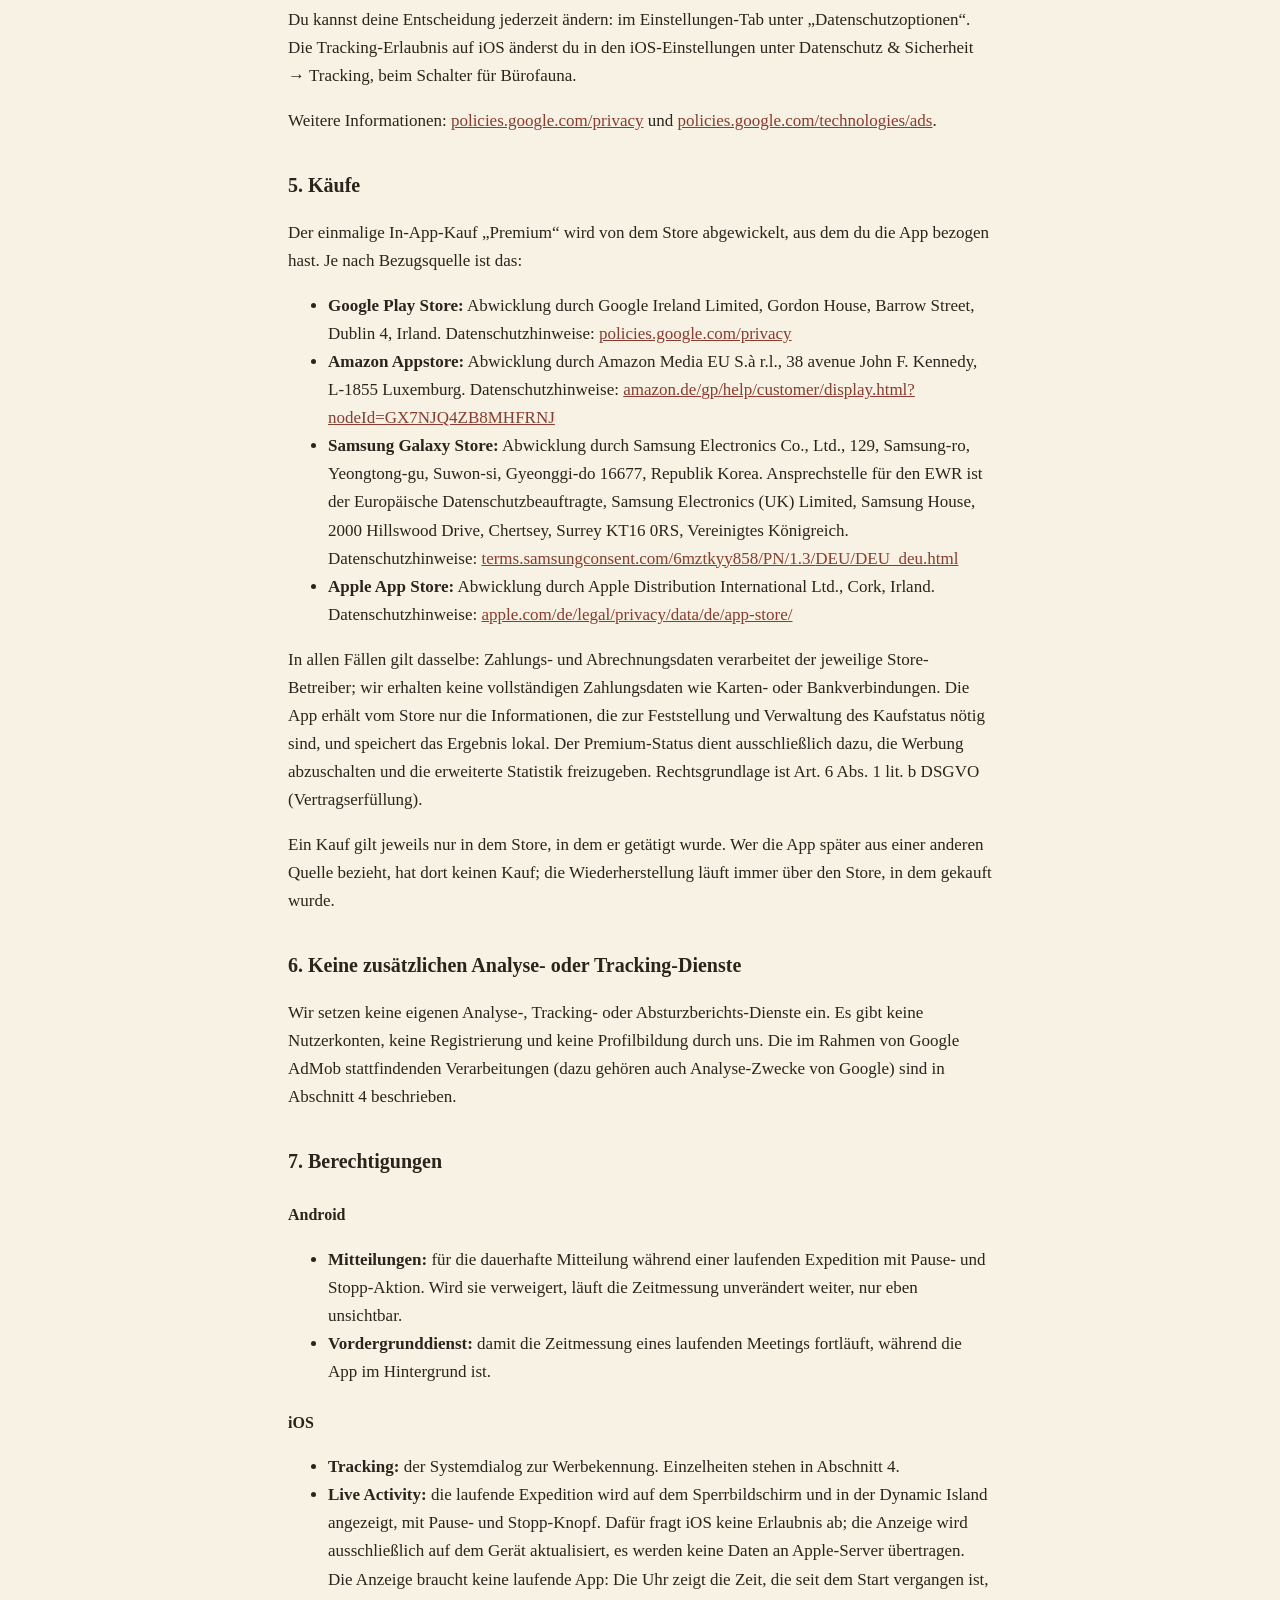
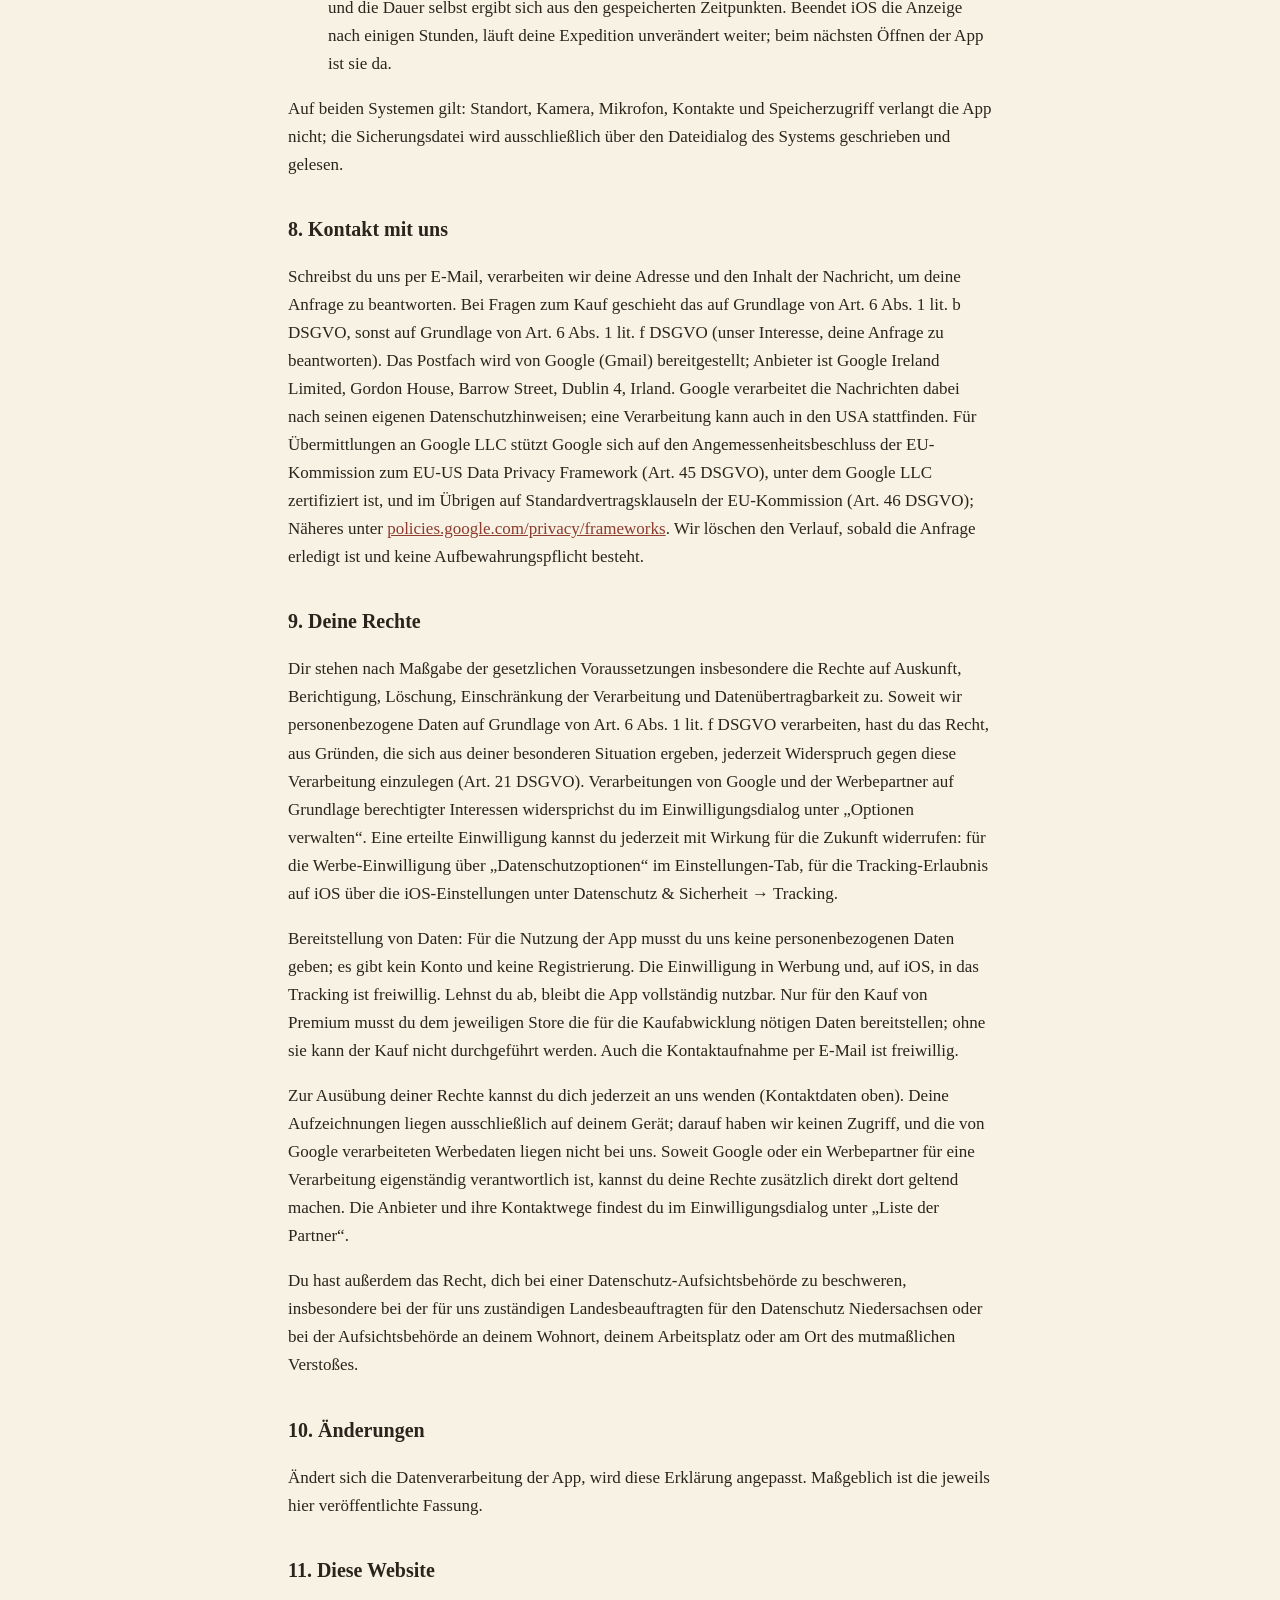
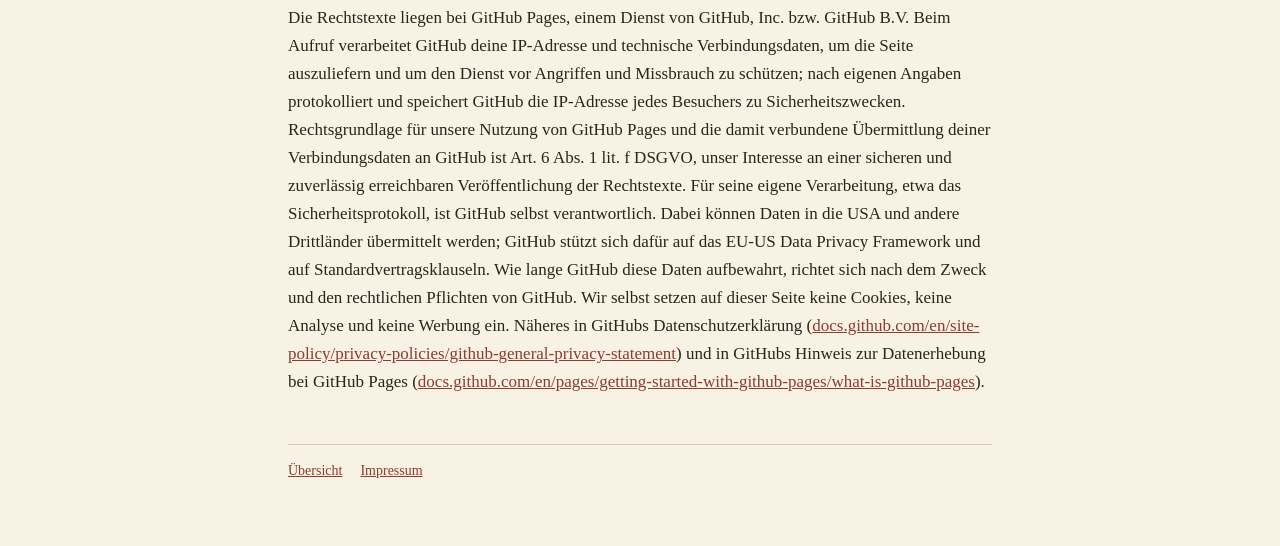
<file: de/datenschutz.html>
<!DOCTYPE html>
<html lang="de">
<head>
<meta charset="utf-8">
<meta name="viewport" content="width=device-width, initial-scale=1">
<!-- Nicht in Suchergebnisse: Die Seiten muessen erreichbar sein, aber die
     Anschrift muss nicht ueber Suchmaschinen auffindbar sein. Bewusst
     „noindex" statt einer Sperre in robots.txt: Eine Sperre wuerde nur das
     Lesen verhindern, das Indexieren ueber fremde Verweise aber nicht.

     KEINE GEDANKENSTRICHE im Text (Nutzer-Wunsch 2026-09-21). Statt ihnen:
     Semikolon, Komma, Doppelpunkt, Klammern oder zwei Saetze. Gilt auch fuer
     die Markdown-Quelle im App-Repo und fuer Stapelhaus' Seite. -->
<meta name="robots" content="noindex, nofollow">
<title>Datenschutzerklärung · Bürofauna</title>
<link rel="icon" type="image/png" sizes="32x32" href="../favicon-32.png">
<link rel="apple-touch-icon" sizes="180x180" href="../favicon-180.png">
<link rel="stylesheet" href="../stil.css">
</head>
<body>
<main>
<header>
  <nav class="sprachen" aria-label="Sprache"><span aria-current="true">Deutsch</span> · <a href="../en/datenschutz.html" hreflang="en" lang="en">English</a> · <a href="../nl/datenschutz.html" hreflang="nl" lang="nl">Nederlands</a></nav>
  <div class="rubrik">Bürofauna</div>
  <h1>Datenschutzerklärung</h1>
  <p class="stand">Stand: 04.10.2026</p>
</header>

<h2>1. Verantwortlicher</h2>
<address>Sebastian Römke
Jacobsstr. 3
30449 Hannover
Deutschland
E-Mail: <a href="mailto:sjr.app.development@gmail.com">sjr.app.development@gmail.com</a></address>

<h2>2. Kurzfassung</h2>
<p>Bürofauna speichert deine Aufzeichnungen auf deinem Gerät. Es gibt keinen Server, auf
den die App Meetings, Sichtungen oder Notizen überträgt, und die App legt auch kein
automatisches Backup in einer Cloud an. Sie ist so eingerichtet, dass Android- und
iCloud-Backup ihre Aufzeichnungen auslassen.</p>
<p>Die kostenlose Version verwendet Google AdMob. Dabei können technische Daten und
Gerätekennungen an Google und dessen Werbepartner übermittelt werden; welche
Verarbeitung stattfindet, hängt insbesondere von deiner Einwilligungsentscheidung ab.
Mit Premium werden keine Anzeigen mehr geladen; dann fragt die App auch nicht mehr nach
einer Einwilligung.</p>
<p>Auf iOS fragt zusätzlich das Betriebssystem, ob die App deine Werbekennung verwenden
darf (App Tracking Transparency). Ohne diese Erlaubnis wird die Kennung nicht
übermittelt.</p>

<h2>3. Daten, die auf deinem Gerät bleiben</h2>
<p>Die App legt alles lokal ab, was du erfasst: deine Meetings mit Dauer und Bewertung,
die zugeordneten Archetypen und deine Einstellungen.</p>
<p>Diese Daten werden nicht an uns und nicht an Dritte übermittelt. Wir haben keinen
Zugriff darauf und können sie weder einsehen noch wiederherstellen. Die App ist so
konfiguriert, dass ihre Aufzeichnungen vom automatischen Android-Backup ausgeschlossen
sind (<code>allowBackup=&quot;false&quot;</code> samt Ausschlussregeln, auch für die
Übertragung auf ein neues Gerät); auf iOS ist der Ordner mit den Aufzeichnungen vom
iCloud-Backup ausgenommen. Was Betriebssystem und Gerätehersteller darüber hinaus sichern,
liegt außerhalb unseres Einflusses. Verlass dich für den Gerätewechsel deshalb auf die
Exportfunktion.</p>
<p>Du kannst die Daten jederzeit in eine Sicherungsdatei exportieren; wohin diese Datei
geht, entscheidest allein du über den Speichern-Dialog deines Geräts. Auf beiden Systemen
ist diese Datei der von Bürofauna vorgesehene Weg, deine Aufzeichnungen auf ein neues
Gerät mitzunehmen. Über „Alle meine Daten löschen“ im Einstellungen-Tab entfernst du den
gesamten Bestand; beim Deinstallieren der App wird er ebenfalls gelöscht.</p>

<h2>4. Werbung (Google AdMob) und Einwilligung</h2>
<p>In der kostenlosen Version bindet die App Werbung von Google AdMob ein. Anbieter ist
Google Ireland Limited, Gordon House, Barrow Street, Dublin 4, Irland.</p>
<p>Dabei kann Google insbesondere die IP-Adresse und einen daraus abgeleiteten ungefähren
Standort, Geräte- und Werbekennungen, Informationen über App-Starts und Interaktionen mit
der App und mit Anzeigen sowie Diagnose- und Leistungsdaten verarbeiten. Welche Kennungen
verfügbar sind und wofür sie verwendet werden dürfen, hängt von deiner Einwilligung und
deinen Systemeinstellungen ab. Google nennt als Zwecke Werbung, Analyse und
Betrugsprävention.</p>
<p><strong>Neben Google sind Werbepartner beteiligt.</strong> Willigst du ein, können auch
drittanbietende Werbeunternehmen diese Daten verarbeiten und Informationen auf deinem
Gerät speichern oder auslesen, etwa für personalisierte Werbung, Messung der
Werbeleistung und Zielgruppenforschung. Wer das im Einzelnen ist, steht im
Einwilligungsdialog unter „Liste der Partner“; dort ist die Liste immer aktuell, weil sie
sich ändern kann. Über „Optionen verwalten“ im selben Dialog kannst du einzelnen Zwecken
und Anbietern getrennt zustimmen oder widersprechen.</p>
<p>Vor der ersten Anzeigenanfrage holt die App über Googles Einwilligungsplattform (UMP)
deine Entscheidung ein; bis diese vorliegt, wird keine Anzeige angefordert. Welche
Anzeigen und Datenverarbeitungen zulässig sind, richtet sich nach deiner Entscheidung:
Ohne die erforderliche Einwilligung für das Speichern oder Auslesen von Informationen auf
deinem Gerät können gegebenenfalls nur eingeschränkte Anzeigen („Limited Ads“)
ausgeliefert werden. Die App bleibt in jedem Fall vollständig nutzbar.</p>
<p>Soweit für den Einsatz von AdMob eine Einwilligung erforderlich ist, beruht das
Speichern oder Auslesen von Informationen auf deinem Gerät auf § 25 Abs. 1 TDDDG und die
damit verbundene Verarbeitung personenbezogener Daten auf Art. 6 Abs. 1 lit. a DSGVO.
Weitere Verarbeitungen durch Google und die Werbepartner richten sich nach deren eigenen
Angaben zu Zwecken und Rechtsgrundlagen; einzelne Anbieter stützen sich dabei auf ein
berechtigtes Interesse, dem du im Dialog unter „Optionen verwalten“ widersprechen
kannst.</p>
<p>Lehnst du ab, können gegebenenfalls eingeschränkte Anzeigen angefordert werden. Auch
dafür wird deine IP-Adresse an Google übertragen, weil sich eine Anzeige sonst nicht
ausliefern lässt. Rechtsgrundlage ist insoweit § 25 Abs. 2 Nr. 2 TDDDG und Art. 6 Abs. 1
lit. f DSGVO, also unser Interesse, die Gratis-Version über Werbung zu finanzieren.</p>
<p>Eine Verarbeitung kann auch außerhalb des Europäischen Wirtschaftsraums stattfinden,
insbesondere in den USA, sowohl durch Google als auch durch die Werbepartner. Für
Übermittlungen an Google LLC stützt Google sich auf den Angemessenheitsbeschluss der
EU-Kommission zum EU-US Data Privacy Framework (Art. 45 DSGVO), unter dem Google LLC
zertifiziert ist, und im Übrigen auf Standardvertragsklauseln der EU-Kommission
(Art. 46 DSGVO). Näheres, auch zum Einsehen der Klauseln, unter
<a href="https://policies.google.com/privacy/frameworks">policies.google.com/privacy/frameworks</a>.
Auf welche Garantien sich die einzelnen Werbepartner stützen, steht in deren Angaben in
der Partnerliste des Einwilligungsdialogs.</p>
<p>Speicherdauer: Die über AdMob verarbeiteten Daten legen weder wir noch die App auf
deinem Gerät ab. Wie lange Google und die Werbepartner sie aufbewahren, richtet sich nach
Datenart und Zweck und steht in deren Datenschutzhinweisen; Google gibt etwa an,
Werbe-Protokolldaten nach festen Fristen zu anonymisieren. Einzelheiten stehen in den
unten verlinkten Google-Hinweisen und in den Angaben der Partner im
Einwilligungsdialog.</p>
<h3>Zusätzlich auf iOS: App Tracking Transparency</h3>
<p>Auf iOS fragt Apple über einen Systemdialog, ob Bürofauna deine Werbekennung (IDFA)
verwenden darf, um deine Aktivitäten in Apps und auf Websites anderer Unternehmen zu
erfassen. Apples Dialog zeigt dabei eine kurze Erklärung der App: „Erlaubt die
Verwendung der Werbekennung für Werbung, die zu dir passt, und für deren Messung. Die
Gratis-Version finanziert sich darüber.“ Außerhalb Europas kann davor zusätzlich eine
Erklärseite von Google erscheinen; in Europa tritt an ihre Stelle der
Einwilligungsdialog. iOS zeigt den Dialog grundsätzlich einmal pro Installation, nach
der DSGVO-Einwilligung, sofern deine Systemeinstellungen die Anfrage zulassen. Beide
Entscheidungen sind unabhängig voneinander.</p>
<p>Ohne „Erlauben“ erhält die App keinen Zugriff auf die Werbekennung (IDFA), und Google
darf dich nicht über Apps und Websites anderer Unternehmen hinweg verfolgen. Welche
Werbung du dann siehst und welche anderen Kennungen Google verwenden darf, richtet sich
nach deiner Auswahl im Einwilligungsdialog. Die App bleibt vollständig nutzbar; Nachteile
entstehen dir nicht.</p>
<p>Zur Erfolgsmessung von Anzeigen kann Google Apples Verfahren SKAdNetwork nutzen. Dabei
wird keine Kennung deines Geräts übertragen.</p>
<p>Mit Premium wird keine Werbung geladen. Der Dialog erscheint dort nicht.</p>
<p>Du kannst deine Entscheidung jederzeit ändern: im Einstellungen-Tab unter
„Datenschutzoptionen“. Die Tracking-Erlaubnis auf iOS änderst du in den iOS-Einstellungen
unter Datenschutz &amp; Sicherheit → Tracking, beim Schalter für Bürofauna.</p>
<p>Weitere Informationen:
<a href="https://policies.google.com/privacy">policies.google.com/privacy</a> und
<a href="https://policies.google.com/technologies/ads">policies.google.com/technologies/ads</a>.</p>

<h2>5. Käufe</h2>
<p>Der einmalige In-App-Kauf „Premium“ wird von dem Store abgewickelt, aus dem du die App
bezogen hast. Je nach Bezugsquelle ist das:</p>
<ul>
<li><strong>Google Play Store:</strong> Abwicklung durch Google Ireland Limited, Gordon
House, Barrow Street, Dublin 4, Irland. Datenschutzhinweise:
<a href="https://policies.google.com/privacy">policies.google.com/privacy</a></li>
<li><strong>Amazon Appstore:</strong> Abwicklung durch Amazon Media EU S.à r.l.,
38 avenue John F. Kennedy, L-1855 Luxemburg. Datenschutzhinweise:
<!-- **`<wbr>` nach jedem Schrägstrich, wo eine Adresse keinen Bindestrich
     hat** (Nutzer-Befund am Telefon, 2026-09-22). Browser brechen von sich aus
     nach Bindestrichen, aber NICHT nach Schrägstrichen oder Punkten. Die
     GitHub-Adressen weiter unten sind mit 80 Zeichen die längsten hier und
     brechen trotzdem von allein — „site-policy", „privacy-policies". Die von
     Amazon und Samsung haben keinen einzigen Bindestrich und blieben ein
     Wort: Die Seite wurde dadurch breiter als das Bild, und rechts stand
     leerer Grund.

     `<wbr>` ist eine reine Gelegenheit, kein Zeichen — beim Kopieren kommt
     die Adresse unverändert heraus. Das Stylesheet hilft zusätzlich
     (`overflow-wrap: anywhere` an den Verweisen), aber es hängt am Browser;
     das hier steht in der Seite. -->
<a href="https://www.amazon.de/gp/help/customer/display.html?nodeId=GX7NJQ4ZB8MHFRNJ">amazon.de/<wbr>gp/<wbr>help/<wbr>customer/<wbr>display.html?<wbr>nodeId=GX7NJQ4ZB8MHFRNJ</a></li>
<li><strong>Samsung Galaxy Store:</strong> Abwicklung durch Samsung Electronics Co., Ltd.,
129, Samsung-ro, Yeongtong-gu, Suwon-si, Gyeonggi-do 16677, Republik Korea.
Ansprechstelle für den EWR ist der Europäische Datenschutzbeauftragte, Samsung
Electronics (UK) Limited, Samsung House, 2000 Hillswood Drive, Chertsey, Surrey KT16 0RS,
Vereinigtes Königreich. Datenschutzhinweise:
<a href="https://terms.samsungconsent.com/6mztkyy858/PN/1.3/DEU/DEU_deu.html">terms.samsungconsent.com/<wbr>6mztkyy858/<wbr>PN/<wbr>1.3/<wbr>DEU/<wbr>DEU_deu.html</a></li>
<li><strong>Apple App Store:</strong> Abwicklung durch Apple Distribution International
Ltd., Cork, Irland. Datenschutzhinweise:
<a href="https://www.apple.com/de/legal/privacy/data/de/app-store/">apple.com/de/legal/privacy/data/de/app-store/</a></li>
</ul>
<p>In allen Fällen gilt dasselbe: Zahlungs- und Abrechnungsdaten verarbeitet der jeweilige
Store-Betreiber; wir erhalten keine vollständigen Zahlungsdaten wie Karten- oder
Bankverbindungen. Die App erhält vom Store nur die Informationen, die zur Feststellung und
Verwaltung des Kaufstatus nötig sind, und speichert das Ergebnis lokal. Der Premium-Status
dient ausschließlich dazu, die Werbung abzuschalten und die erweiterte Statistik
freizugeben. Rechtsgrundlage ist Art. 6 Abs. 1 lit. b DSGVO (Vertragserfüllung).</p>
<p>Ein Kauf gilt jeweils nur in dem Store, in dem er getätigt wurde. Wer die App später aus
einer anderen Quelle bezieht, hat dort keinen Kauf; die Wiederherstellung läuft immer über
den Store, in dem gekauft wurde.</p>

<h2>6. Keine zusätzlichen Analyse- oder Tracking-Dienste</h2>
<p>Wir setzen keine eigenen Analyse-, Tracking- oder Absturzberichts-Dienste ein. Es gibt
keine Nutzerkonten, keine Registrierung und keine Profilbildung durch uns. Die im Rahmen
von Google AdMob stattfindenden Verarbeitungen (dazu gehören auch Analyse-Zwecke von
Google) sind in Abschnitt 4 beschrieben.</p>

<h2>7. Berechtigungen</h2>
<h3>Android</h3>
<ul>
<li><strong>Mitteilungen:</strong> für die dauerhafte Mitteilung während einer laufenden
Expedition mit Pause- und Stopp-Aktion. Wird sie verweigert, läuft die Zeitmessung
unverändert weiter, nur eben unsichtbar.</li>
<li><strong>Vordergrunddienst:</strong> damit die Zeitmessung eines laufenden Meetings
fortläuft, während die App im Hintergrund ist.</li>
</ul>
<h3>iOS</h3>
<ul>
<li><strong>Tracking:</strong> der Systemdialog zur Werbekennung. Einzelheiten stehen in
Abschnitt 4.</li>
<li><strong>Live Activity:</strong> die laufende Expedition wird auf dem Sperrbildschirm
und in der Dynamic Island angezeigt, mit Pause- und Stopp-Knopf. Dafür fragt iOS keine
Erlaubnis ab; die Anzeige wird ausschließlich auf dem Gerät aktualisiert, es werden keine
Daten an Apple-Server übertragen. Die Anzeige braucht keine laufende App: Die Uhr zeigt
die Zeit, die seit dem Start vergangen ist, und die Dauer selbst ergibt sich aus den
gespeicherten Zeitpunkten.
Beendet iOS die Anzeige nach einigen Stunden, läuft deine Expedition unverändert weiter;
beim nächsten Öffnen der App ist sie da.</li>
</ul>
<p>Auf beiden Systemen gilt: Standort, Kamera, Mikrofon, Kontakte und Speicherzugriff
verlangt die App nicht; die Sicherungsdatei wird ausschließlich über den Dateidialog des
Systems geschrieben und gelesen.</p>

<h2>8. Kontakt mit uns</h2>
<p>Schreibst du uns per E-Mail, verarbeiten wir deine Adresse und den Inhalt der
Nachricht, um deine Anfrage zu beantworten. Bei Fragen zum Kauf geschieht das auf
Grundlage von Art. 6 Abs. 1 lit. b DSGVO, sonst auf Grundlage von Art. 6 Abs. 1 lit. f
DSGVO (unser Interesse, deine Anfrage zu beantworten). Das Postfach wird von Google
(Gmail) bereitgestellt; Anbieter ist Google Ireland Limited, Gordon House, Barrow Street,
Dublin 4, Irland. Google verarbeitet die Nachrichten dabei nach seinen eigenen
Datenschutzhinweisen; eine Verarbeitung kann auch in den USA stattfinden. Für Übermittlungen
an Google LLC stützt Google sich auf den Angemessenheitsbeschluss der EU-Kommission zum EU-US
Data Privacy Framework (Art. 45 DSGVO), unter dem Google LLC zertifiziert ist, und im Übrigen
auf Standardvertragsklauseln der EU-Kommission (Art. 46 DSGVO); Näheres unter
<a href="https://policies.google.com/privacy/frameworks">policies.google.com/privacy/frameworks</a>.
Wir löschen den Verlauf, sobald die Anfrage erledigt ist und keine Aufbewahrungspflicht
besteht.</p>

<h2>9. Deine Rechte</h2>
<p>Dir stehen nach Maßgabe der gesetzlichen Voraussetzungen insbesondere die Rechte auf
Auskunft, Berichtigung, Löschung, Einschränkung der Verarbeitung und
Datenübertragbarkeit zu. Soweit wir personenbezogene Daten auf Grundlage von Art. 6
Abs. 1 lit. f DSGVO verarbeiten, hast du das Recht, aus Gründen, die sich aus deiner
besonderen Situation ergeben, jederzeit Widerspruch gegen diese Verarbeitung einzulegen
(Art. 21 DSGVO). Verarbeitungen von Google und der Werbepartner auf Grundlage berechtigter
Interessen widersprichst du im Einwilligungsdialog unter „Optionen verwalten“. Eine
erteilte Einwilligung kannst du jederzeit mit Wirkung für die Zukunft widerrufen: für
die Werbe-Einwilligung über „Datenschutzoptionen“ im Einstellungen-Tab, für die
Tracking-Erlaubnis auf iOS über die iOS-Einstellungen unter Datenschutz &amp; Sicherheit
→ Tracking.</p>
<p>Bereitstellung von Daten: Für die Nutzung der App musst du uns keine personenbezogenen
Daten geben; es gibt kein Konto und keine Registrierung. Die Einwilligung in Werbung und,
auf iOS, in das Tracking ist freiwillig. Lehnst du ab, bleibt die App vollständig nutzbar.
Nur für den Kauf von Premium musst du dem jeweiligen Store die für die Kaufabwicklung
nötigen Daten bereitstellen; ohne sie kann der Kauf nicht durchgeführt werden. Auch die
Kontaktaufnahme per E-Mail ist freiwillig.</p>
<p>Zur Ausübung deiner Rechte kannst du dich jederzeit an uns wenden (Kontaktdaten oben).
Deine Aufzeichnungen liegen ausschließlich auf deinem Gerät; darauf haben wir keinen
Zugriff, und die von Google verarbeiteten Werbedaten liegen nicht bei uns. Soweit Google
oder ein Werbepartner für eine Verarbeitung eigenständig verantwortlich ist, kannst du
deine Rechte zusätzlich direkt dort geltend machen. Die Anbieter und ihre Kontaktwege
findest du im Einwilligungsdialog unter „Liste der Partner“.</p>
<p>Du hast außerdem das Recht, dich bei einer Datenschutz-Aufsichtsbehörde zu beschweren,
insbesondere bei der für uns zuständigen Landesbeauftragten für den Datenschutz
Niedersachsen oder bei der Aufsichtsbehörde an deinem Wohnort, deinem Arbeitsplatz oder am
Ort des mutmaßlichen Verstoßes.</p>

<h2>10. Änderungen</h2>
<p>Ändert sich die Datenverarbeitung der App, wird diese Erklärung angepasst. Maßgeblich
ist die jeweils hier veröffentlichte Fassung.</p>

<h2>11. Diese Website</h2>
<p>Die Rechtstexte liegen bei GitHub Pages, einem Dienst von GitHub, Inc. bzw. GitHub B.V.
Beim Aufruf verarbeitet GitHub deine IP-Adresse und technische Verbindungsdaten, um die
Seite auszuliefern und um den Dienst vor Angriffen und Missbrauch zu schützen; nach
eigenen Angaben protokolliert und speichert GitHub die IP-Adresse jedes Besuchers zu
Sicherheitszwecken. Rechtsgrundlage für unsere Nutzung von GitHub Pages und die damit verbundene
Übermittlung deiner Verbindungsdaten an GitHub ist Art. 6 Abs. 1 lit. f DSGVO, unser Interesse an
einer sicheren und zuverlässig erreichbaren Veröffentlichung der Rechtstexte. Für seine eigene
Verarbeitung, etwa das Sicherheitsprotokoll, ist GitHub selbst verantwortlich. Dabei können
Daten in die USA und andere Drittländer übermittelt werden; GitHub stützt sich dafür auf
das EU-US Data Privacy Framework und auf Standardvertragsklauseln. Wie lange GitHub diese
Daten aufbewahrt, richtet sich nach dem Zweck und den rechtlichen Pflichten von GitHub.
Wir selbst setzen auf dieser Seite keine Cookies, keine Analyse und keine Werbung ein.
Näheres in GitHubs Datenschutzerklärung
(<a href="https://docs.github.com/en/site-policy/privacy-policies/github-general-privacy-statement">docs.github.com/en/site-policy/privacy-policies/github-general-privacy-statement</a>)
und in GitHubs Hinweis zur Datenerhebung bei GitHub Pages
(<a href="https://docs.github.com/en/pages/getting-started-with-github-pages/what-is-github-pages">docs.github.com/en/pages/getting-started-with-github-pages/what-is-github-pages</a>).</p>

<footer>
<nav><a href="index.html">Übersicht</a><a href="impressum.html">Impressum</a></nav>
</footer>
</main>
</body>
</html>
</file>
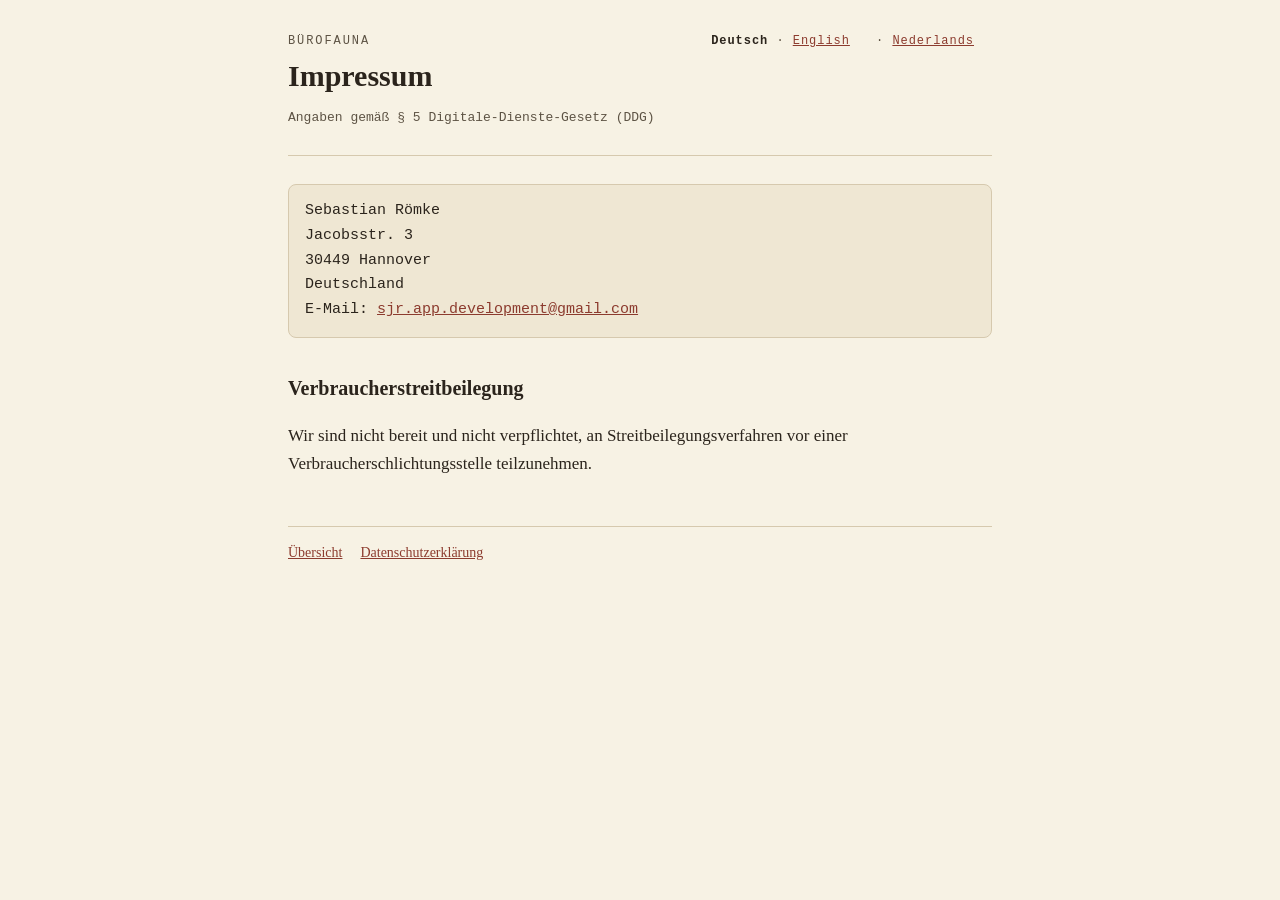
<file: de/impressum.html>
<!DOCTYPE html>
<html lang="de">
<head>
<meta charset="utf-8">
<meta name="viewport" content="width=device-width, initial-scale=1">
<!-- Nicht in Suchergebnisse: Die Seiten muessen erreichbar sein, aber die
     Anschrift muss nicht ueber Suchmaschinen auffindbar sein. Bewusst
     „noindex" statt einer Sperre in robots.txt — eine Sperre wuerde nur das
     Lesen verhindern, das Indexieren ueber fremde Verweise aber nicht. -->
<meta name="robots" content="noindex, nofollow">
<title>Impressum · Bürofauna</title>
<link rel="icon" type="image/png" sizes="32x32" href="../favicon-32.png">
<link rel="apple-touch-icon" sizes="180x180" href="../favicon-180.png">
<link rel="stylesheet" href="../stil.css">
</head>
<body>
<main>
<header>
  <nav class="sprachen" aria-label="Sprache"><span aria-current="true">Deutsch</span> · <a href="../en/impressum.html" hreflang="en" lang="en">English</a> · <a href="../nl/impressum.html" hreflang="nl" lang="nl">Nederlands</a></nav>
  <div class="rubrik">Bürofauna</div>
  <h1>Impressum</h1>
  <p class="stand">Angaben gemäß § 5 Digitale-Dienste-Gesetz (DDG)</p>
</header>

<address>Sebastian Römke
Jacobsstr. 3
30449 Hannover
Deutschland
E-Mail: <a href="mailto:sjr.app.development@gmail.com">sjr.app.development@gmail.com</a></address>

<h2>Verbraucherstreitbeilegung</h2>
<p>Wir sind nicht bereit und nicht verpflichtet, an Streitbeilegungsverfahren vor einer
Verbraucherschlichtungsstelle teilzunehmen.</p>

<footer>
<nav><a href="index.html">Übersicht</a><a href="datenschutz.html">Datenschutzerklärung</a></nav>
</footer>
</main>
</body>
</html>
</file>
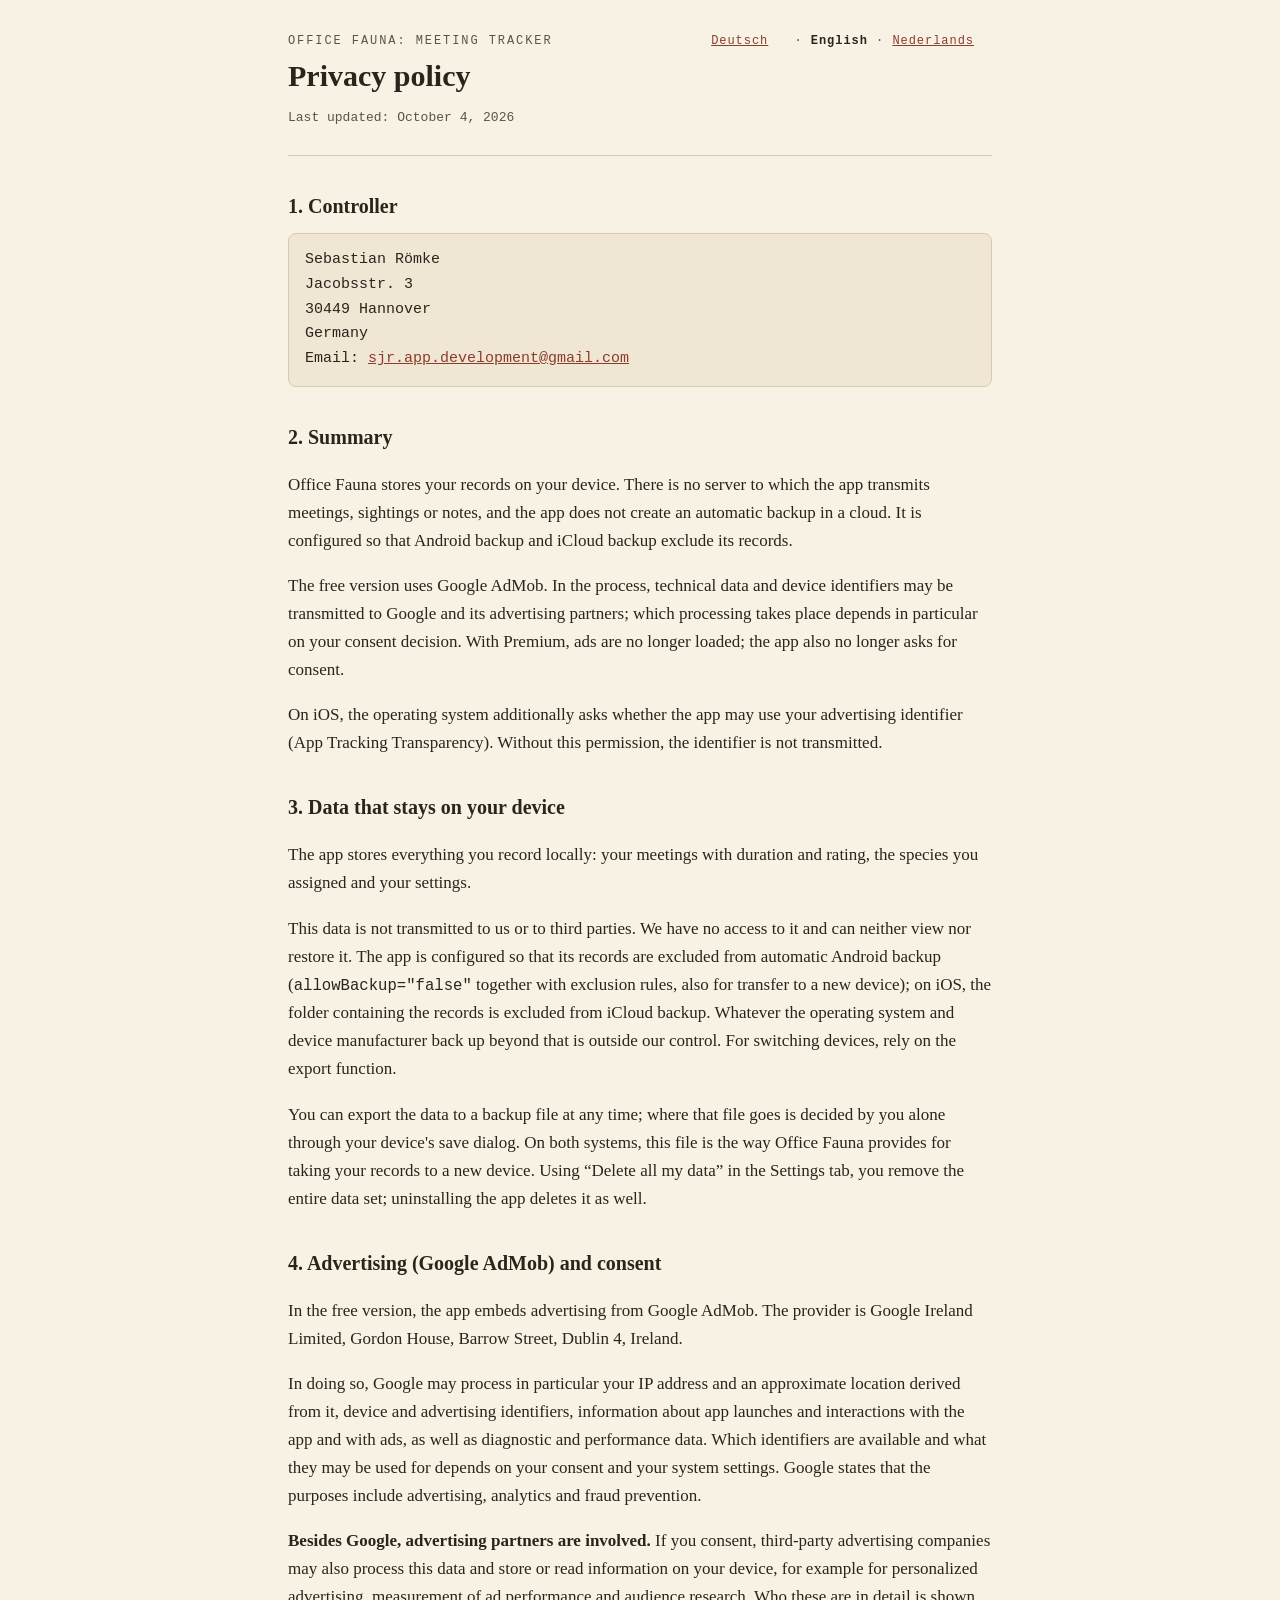
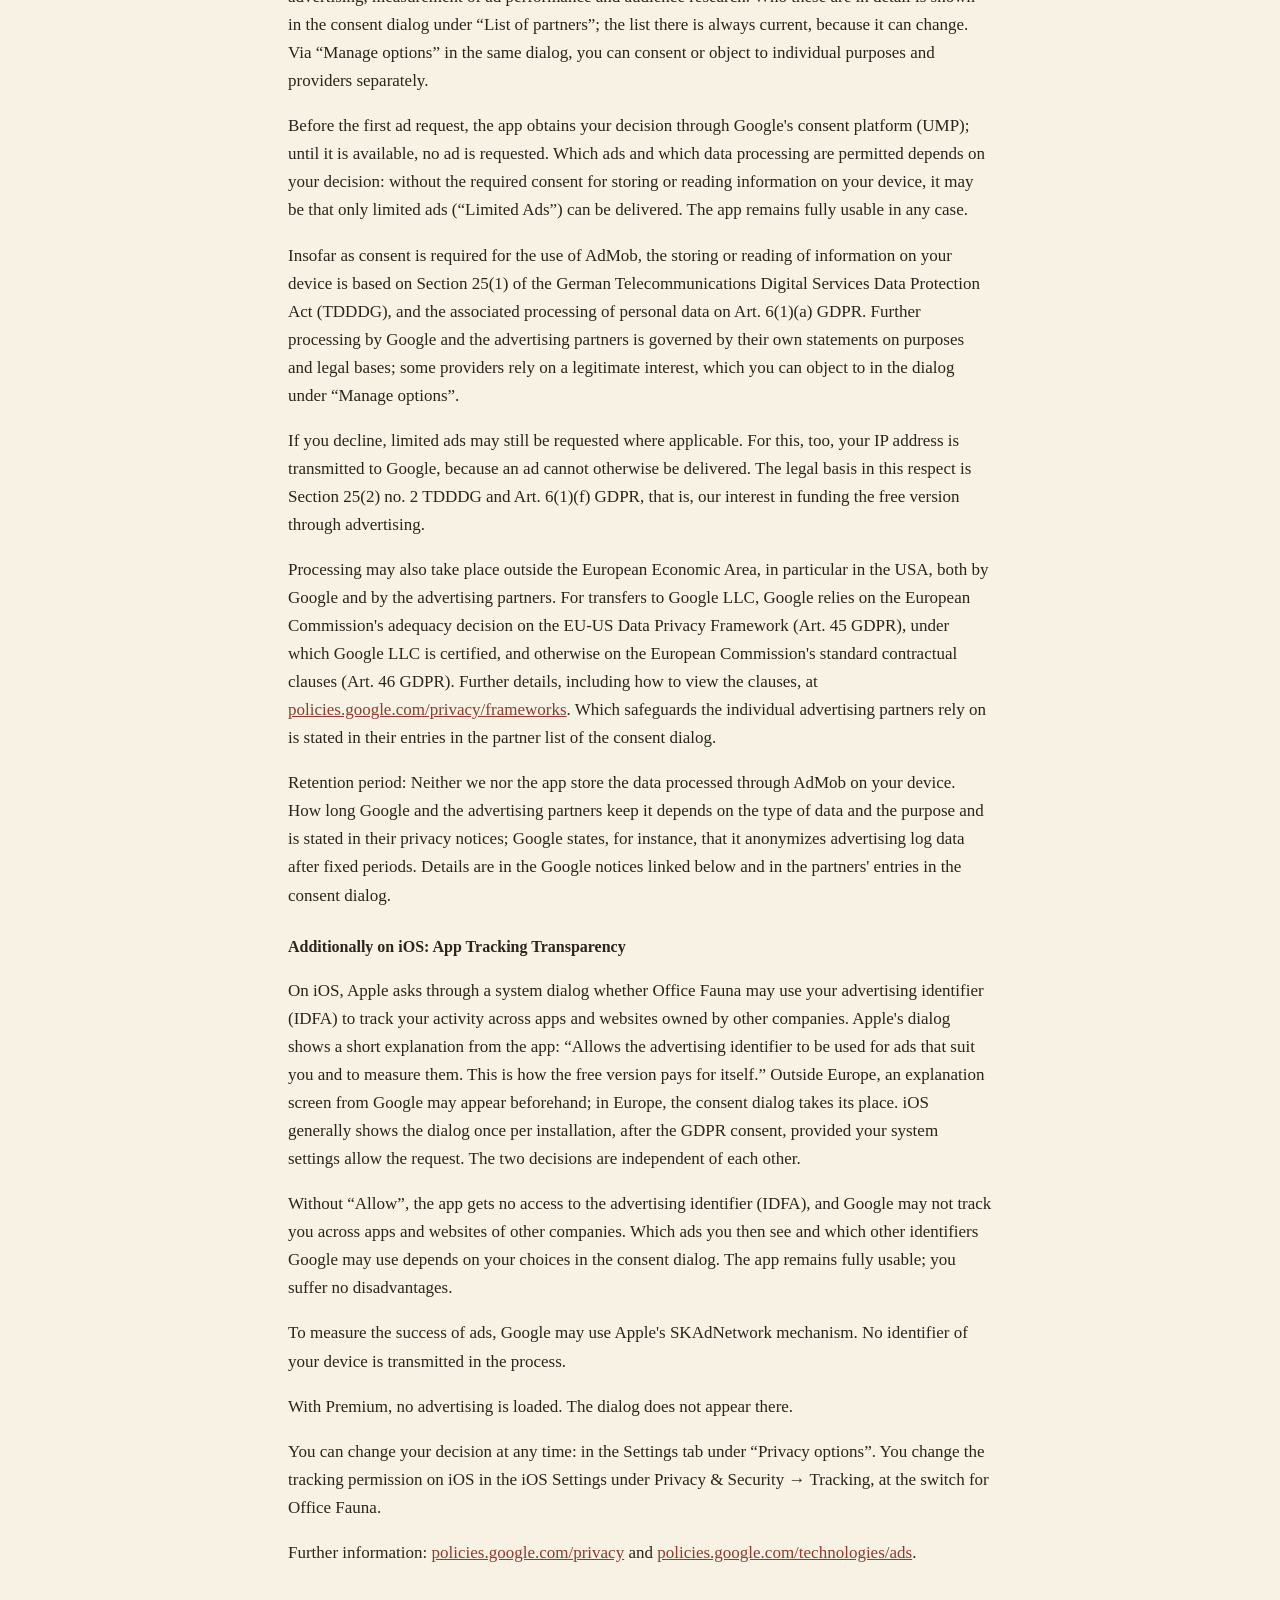
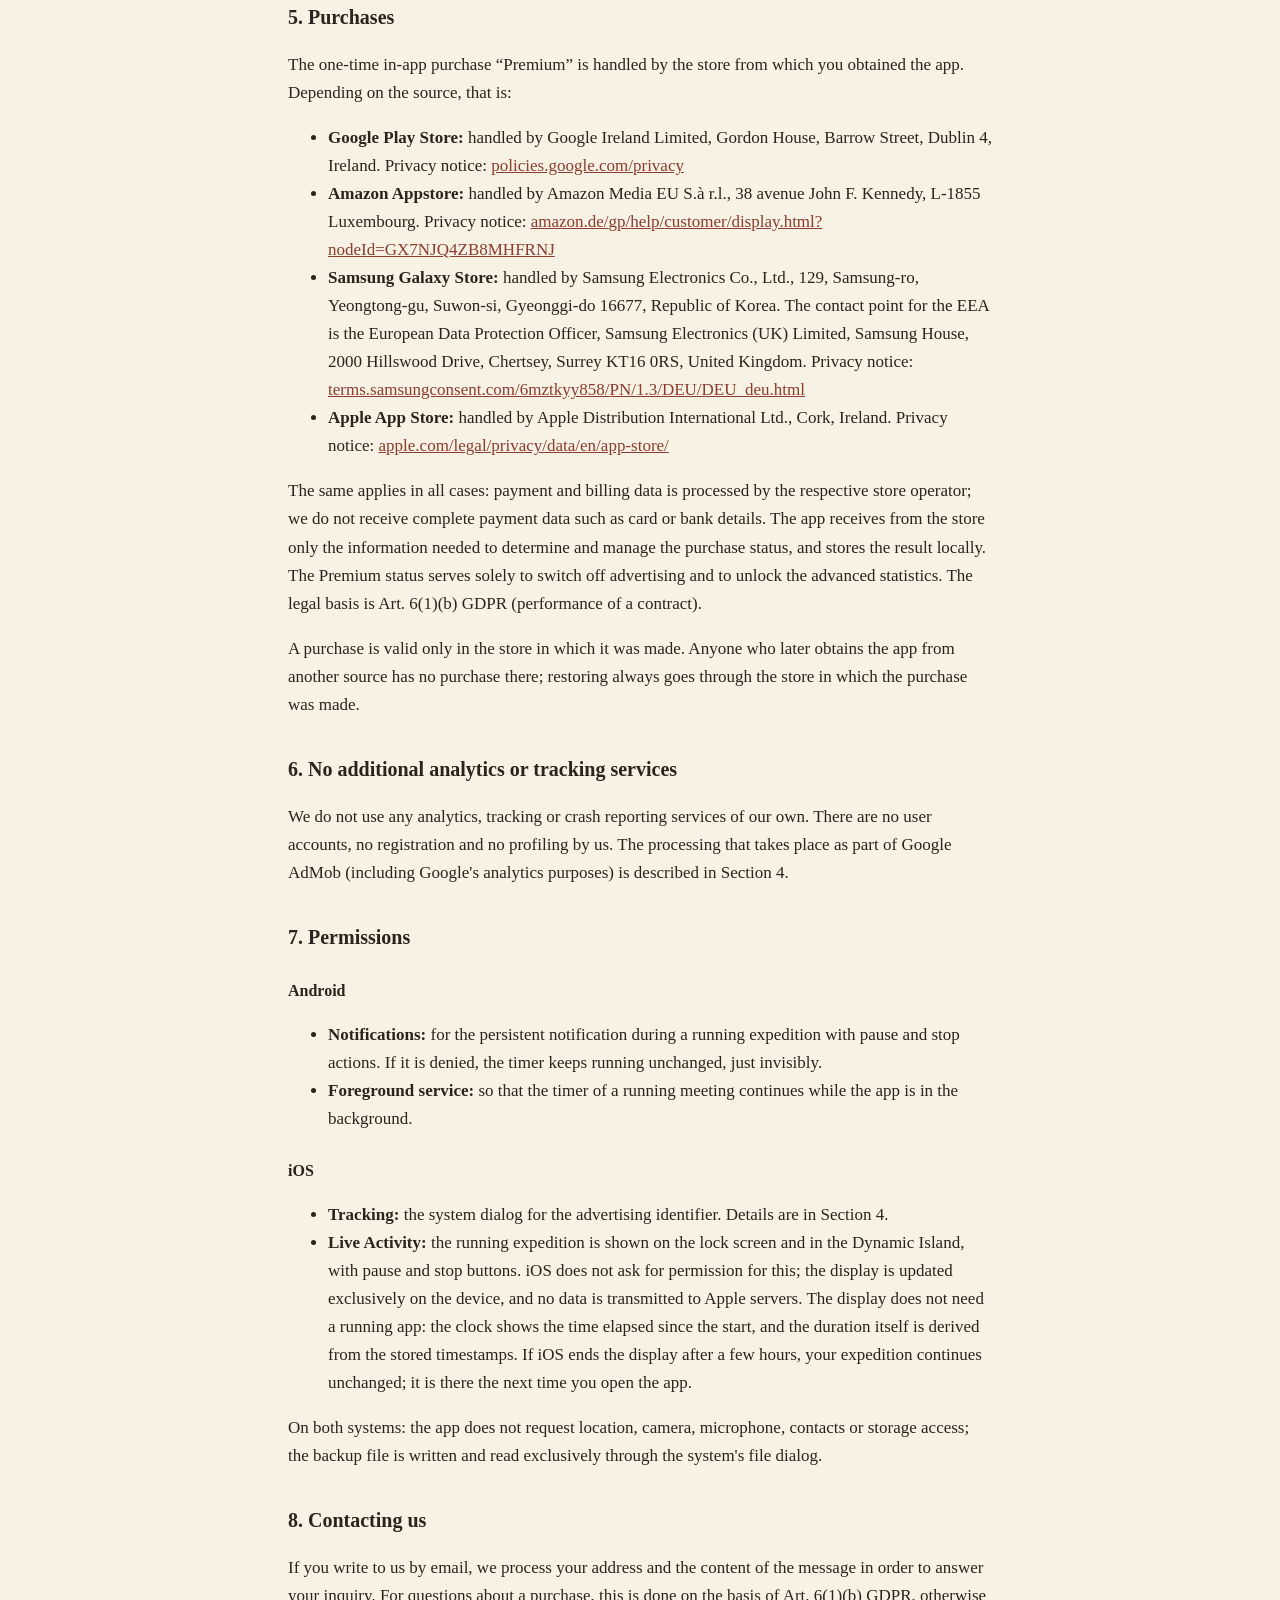
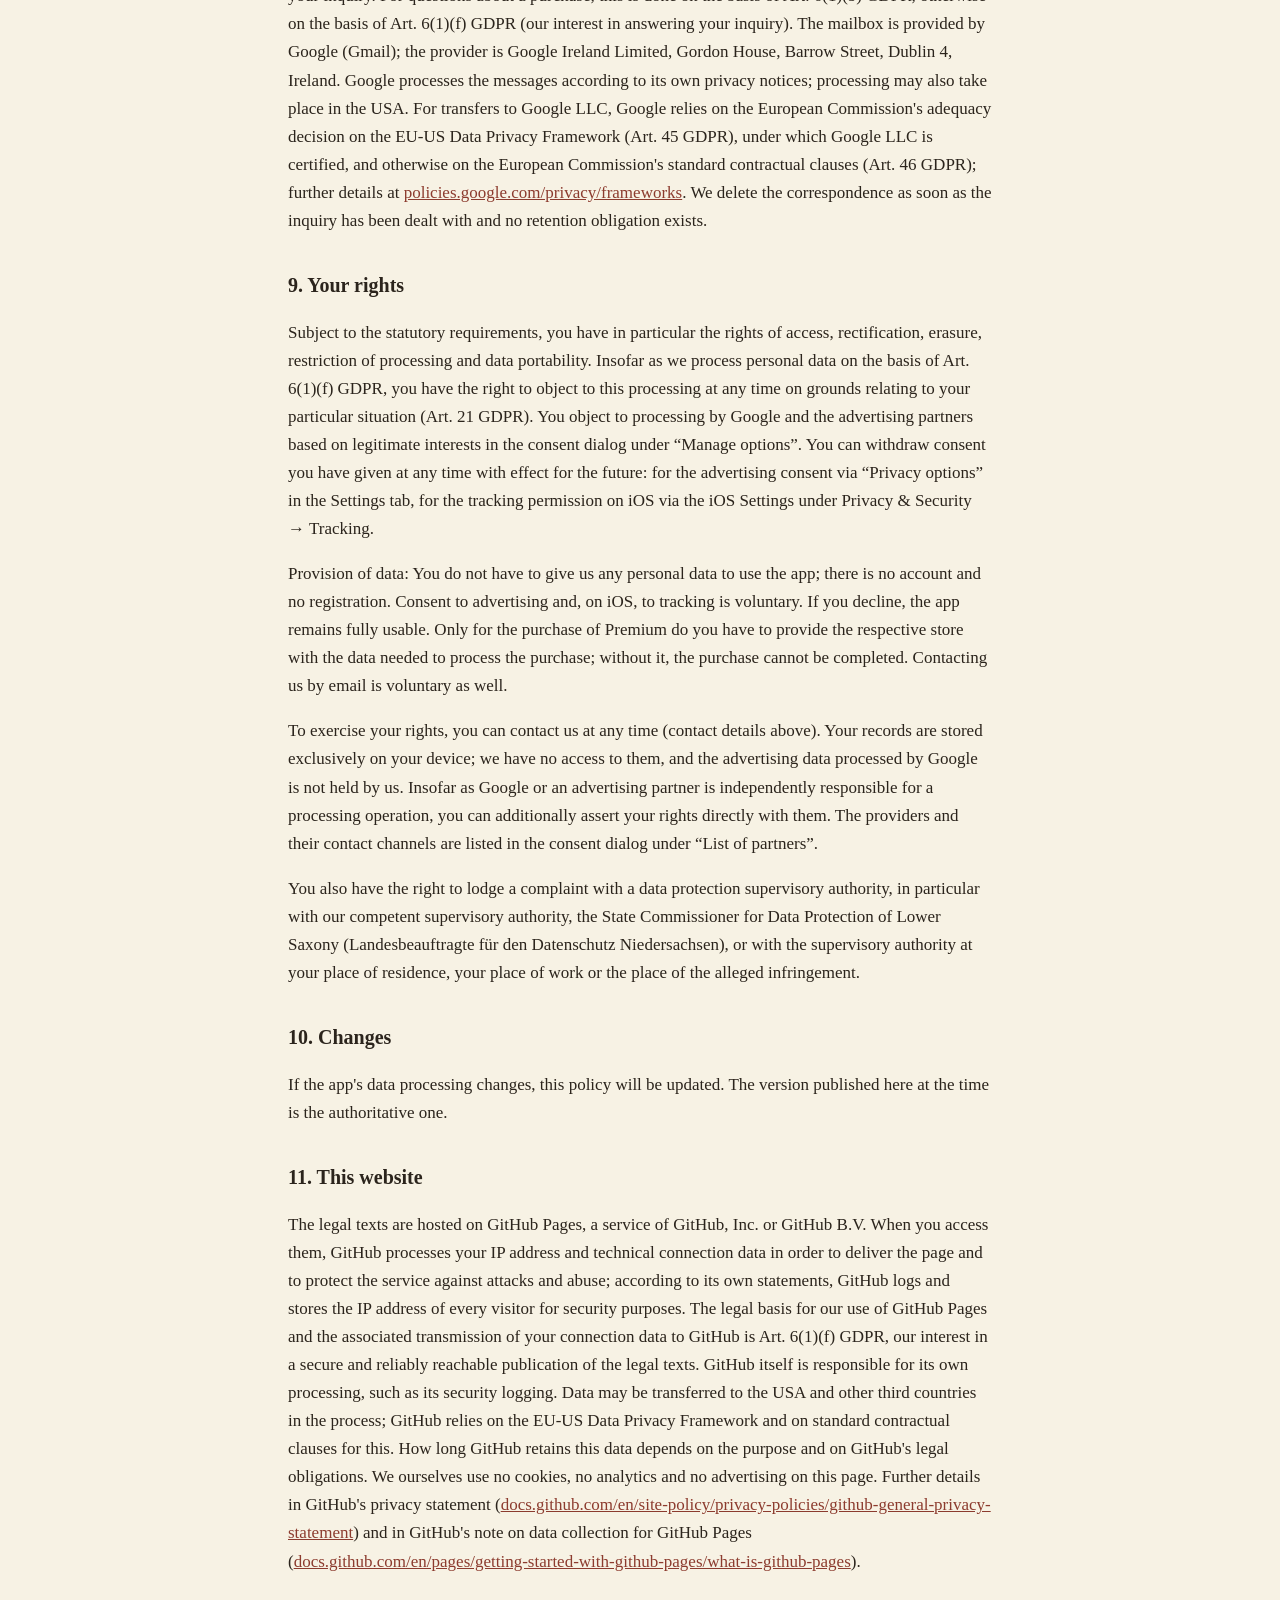
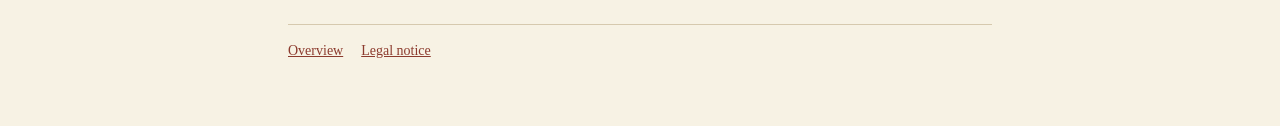
<file: en/datenschutz.html>
<!DOCTYPE html>
<html lang="en">
<head>
<meta charset="utf-8">
<meta name="viewport" content="width=device-width, initial-scale=1">
<!-- Nicht in Suchergebnisse: Die Seiten muessen erreichbar sein, aber die
     Anschrift muss nicht ueber Suchmaschinen auffindbar sein. Bewusst
     „noindex" statt einer Sperre in robots.txt: Eine Sperre wuerde nur das
     Lesen verhindern, das Indexieren ueber fremde Verweise aber nicht.

     KEINE GEDANKENSTRICHE im Text (Nutzer-Wunsch 2026-09-21). Statt ihnen:
     Semikolon, Komma, Doppelpunkt, Klammern oder zwei Saetze. Gilt auch fuer
     die Markdown-Quelle im App-Repo und fuer Stapelhaus' Seite.

     Englische Fassung der deutschen Erklaerung mit Stand 04.10.2026.
     Aenderungen am Inhalt zuerst in der deutschen Fassung, dann hier
     nachziehen; das Datum unter dem Titel entspricht dem deutschen Stand. -->
<meta name="robots" content="noindex, nofollow">
<title>Privacy policy · Office Fauna</title>
<link rel="icon" type="image/png" sizes="32x32" href="../favicon-32.png">
<link rel="apple-touch-icon" sizes="180x180" href="../favicon-180.png">
<link rel="stylesheet" href="../stil.css">
</head>
<body>
<main>
<header>
  <nav class="sprachen" aria-label="Language"><a href="../de/datenschutz.html" hreflang="de" lang="de">Deutsch</a> · <span aria-current="true" lang="en">English</span> · <a href="../nl/datenschutz.html" hreflang="nl" lang="nl">Nederlands</a></nav>
  <div class="rubrik">Office Fauna: Meeting Tracker</div>
  <h1>Privacy policy</h1>
  <p class="stand">Last updated: October 4, 2026</p>
</header>

<h2>1. Controller</h2>
<address>Sebastian Römke
Jacobsstr. 3
30449 Hannover
Germany
Email: <a href="mailto:sjr.app.development@gmail.com">sjr.app.development@gmail.com</a></address>

<h2>2. Summary</h2>
<p>Office Fauna stores your records on your device. There is no server to which the app
transmits meetings, sightings or notes, and the app does not create an automatic backup in
a cloud. It is configured so that Android backup and
iCloud backup exclude its records.</p>
<p>The free version uses Google AdMob. In the process, technical data and device
identifiers may be transmitted to Google and its advertising partners; which processing
takes place depends in particular on your consent decision. With Premium, ads are no longer
loaded; the app also no longer asks for consent.</p>
<p>On iOS, the operating system additionally asks whether the app may use your advertising
identifier (App Tracking Transparency). Without this permission, the identifier is not
transmitted.</p>

<h2>3. Data that stays on your device</h2>
<p>The app stores everything you record locally: your meetings with duration and rating,
the species you assigned and your settings.</p>
<p>This data is not transmitted to us or to third parties. We have no access to it and can
neither view nor restore it. The app is configured so that its records are excluded from
automatic Android backup (<code>allowBackup=&quot;false&quot;</code> together with
exclusion rules, also for transfer to a new device); on iOS, the folder containing the
records is excluded from iCloud backup. Whatever the operating system and device
manufacturer back up beyond that is outside our control. For switching devices, rely on
the export function.</p>
<p>You can export the data to a backup file at any time; where that file goes is decided by
you alone through your device's save dialog. On both systems, this file is the way Office
Fauna provides for taking your records to a new device. Using “Delete all my data” in the
Settings tab, you remove the entire data set; uninstalling the app deletes it as well.</p>

<h2>4. Advertising (Google AdMob) and consent</h2>
<p>In the free version, the app embeds advertising from Google AdMob. The provider is
Google Ireland Limited, Gordon House, Barrow Street, Dublin 4, Ireland.</p>
<p>In doing so, Google may process in particular your IP address and an approximate
location derived from it, device and advertising identifiers, information about app
launches and interactions with the app and with ads, as well as diagnostic and performance
data. Which identifiers are available and what they may be used for depends on your consent
and your system settings. Google states that the purposes include
advertising, analytics and fraud prevention.</p>
<p><strong>Besides Google, advertising partners are involved.</strong> If you consent,
third-party advertising companies may also process this data and store or read
information on your device, for example for personalized advertising, measurement of ad
performance and audience research. Who these are in detail is shown in the consent dialog
under “List of partners”; the list there is always current, because it can change. Via
“Manage options” in the same dialog, you can consent or object to individual purposes and
providers separately.</p>
<p>Before the first ad request, the app obtains your decision through Google's consent
platform (UMP); until it is available, no ad is requested. Which ads and which data
processing are permitted depends on your decision: without the required consent for storing
or reading information on your device, it may be that only limited ads (“Limited Ads”)
can be delivered. The app remains fully usable in any case.</p>
<p>Insofar as consent is required for the use of AdMob, the storing or reading of
information on your device is based on Section 25(1) of the German Telecommunications
Digital Services Data Protection Act (TDDDG), and the associated processing of personal
data on Art. 6(1)(a) GDPR. Further processing by Google and the advertising partners is
governed by their own statements on purposes and legal bases; some providers rely on a
legitimate interest, which you can object to in the dialog under “Manage options”.</p>
<p>If you decline, limited ads may still be requested where applicable. For this, too, your
IP address is transmitted to Google, because an ad cannot otherwise be delivered. The legal
basis in this respect is Section 25(2) no. 2 TDDDG and Art. 6(1)(f) GDPR, that is, our
interest in funding the free version through advertising.</p>
<p>Processing may also take place outside the European Economic Area, in particular in the
USA, both by Google and by the advertising partners. For transfers to Google LLC, Google
relies on the European Commission's adequacy decision on the EU-US Data Privacy Framework
(Art. 45 GDPR), under which Google LLC is certified, and otherwise on the European
Commission's standard contractual clauses (Art. 46 GDPR). Further details, including how
to view the clauses, at
<a href="https://policies.google.com/privacy/frameworks">policies.google.com/privacy/frameworks</a>.
Which safeguards the individual advertising partners rely on is stated in their entries in
the partner list of the consent dialog.</p>
<p>Retention period: Neither we nor the app store the data processed through AdMob on your
device. How long Google and the advertising partners keep it depends on the type of data
and the purpose and is stated in their privacy notices; Google states, for instance, that
it anonymizes advertising log data after fixed periods. Details are in the Google notices
linked below and in the partners' entries in the consent dialog.</p>
<h3>Additionally on iOS: App Tracking Transparency</h3>
<p>On iOS, Apple asks through a system dialog whether Office Fauna may use your advertising
identifier (IDFA) to track your activity across apps and websites owned by other companies.
Apple's dialog shows a short explanation from the app: “Allows the advertising
identifier to be used for ads that suit you and to measure them. This is how the
free version pays for itself.” Outside Europe, an explanation screen from Google may appear beforehand; in Europe,
the consent dialog takes its place. iOS generally shows the dialog once per installation,
after the GDPR consent, provided your system settings allow the request. The two decisions
are independent of each other.</p>
<p>Without “Allow”, the app gets no access to the advertising identifier (IDFA), and Google
may not track you across apps and websites of other companies. Which ads you then see and
which other identifiers Google may use depends on your choices in the consent dialog. The
app remains fully usable; you suffer no disadvantages.</p>
<p>To measure the success of ads, Google may use Apple's SKAdNetwork mechanism. No
identifier of your device is transmitted in the process.</p>
<p>With Premium, no advertising is loaded. The dialog does not appear there.</p>
<p>You can change your decision at any time: in the Settings tab under “Privacy options”.
You change the tracking permission on iOS in the iOS Settings under Privacy &amp; Security
→ Tracking, at the switch for Office Fauna.</p>
<p>Further information:
<a href="https://policies.google.com/privacy">policies.google.com/privacy</a> and
<a href="https://policies.google.com/technologies/ads">policies.google.com/technologies/ads</a>.</p>

<h2>5. Purchases</h2>
<p>The one-time in-app purchase “Premium” is handled by the store from which you obtained
the app. Depending on the source, that is:</p>
<ul>
<li><strong>Google Play Store:</strong> handled by Google Ireland Limited, Gordon House,
Barrow Street, Dublin 4, Ireland. Privacy notice:
<a href="https://policies.google.com/privacy">policies.google.com/privacy</a></li>
<li><strong>Amazon Appstore:</strong> handled by Amazon Media EU S.à r.l.,
38 avenue John F. Kennedy, L-1855 Luxembourg. Privacy notice:
<!-- **`<wbr>` nach jedem Schrägstrich, wo eine Adresse keinen Bindestrich
     hat** (Nutzer-Befund am Telefon, 2026-09-22). Browser brechen von sich aus
     nach Bindestrichen, aber NICHT nach Schrägstrichen oder Punkten. Die
     GitHub-Adressen weiter unten sind mit 80 Zeichen die längsten hier und
     brechen trotzdem von allein — „site-policy", „privacy-policies". Die von
     Amazon und Samsung haben keinen einzigen Bindestrich und blieben ein
     Wort: Die Seite wurde dadurch breiter als das Bild, und rechts stand
     leerer Grund.

     `<wbr>` ist eine reine Gelegenheit, kein Zeichen — beim Kopieren kommt
     die Adresse unverändert heraus. Das Stylesheet hilft zusätzlich
     (`overflow-wrap: anywhere` an den Verweisen), aber es hängt am Browser;
     das hier steht in der Seite. -->
<a href="https://www.amazon.de/gp/help/customer/display.html?nodeId=GX7NJQ4ZB8MHFRNJ">amazon.de/<wbr>gp/<wbr>help/<wbr>customer/<wbr>display.html?<wbr>nodeId=GX7NJQ4ZB8MHFRNJ</a></li>
<li><strong>Samsung Galaxy Store:</strong> handled by Samsung Electronics Co., Ltd.,
129, Samsung-ro, Yeongtong-gu, Suwon-si, Gyeonggi-do 16677, Republic of Korea.
The contact point for the EEA is the European Data Protection Officer, Samsung
Electronics (UK) Limited, Samsung House, 2000 Hillswood Drive, Chertsey, Surrey KT16 0RS,
United Kingdom. Privacy notice:
<a href="https://terms.samsungconsent.com/6mztkyy858/PN/1.3/DEU/DEU_deu.html">terms.samsungconsent.com/<wbr>6mztkyy858/<wbr>PN/<wbr>1.3/<wbr>DEU/<wbr>DEU_deu.html</a></li>
<li><strong>Apple App Store:</strong> handled by Apple Distribution International
Ltd., Cork, Ireland. Privacy notice:
<a href="https://www.apple.com/legal/privacy/data/en/app-store/">apple.com/legal/privacy/data/en/app-store/</a></li>
</ul>
<p>The same applies in all cases: payment and billing data is processed by the respective
store operator; we do not receive complete payment data such as card or bank details. The
app receives from the store only the information needed to determine and manage the
purchase status, and stores the result locally. The Premium status serves solely to switch
off advertising and to unlock the advanced statistics. The legal basis is Art. 6(1)(b)
GDPR (performance of a contract).</p>
<p>A purchase is valid only in the store in which it was made. Anyone who later obtains the
app from another source has no purchase there; restoring always goes through the store in
which the purchase was made.</p>

<h2>6. No additional analytics or tracking services</h2>
<p>We do not use any analytics, tracking or crash reporting services of our own. There are
no user accounts, no registration and no profiling by us. The processing that takes place
as part of Google AdMob (including Google's analytics purposes) is described in
Section 4.</p>

<h2>7. Permissions</h2>
<h3>Android</h3>
<ul>
<li><strong>Notifications:</strong> for the persistent notification during a running
expedition with pause and stop actions. If it is denied, the timer keeps running
unchanged, just invisibly.</li>
<li><strong>Foreground service:</strong> so that the timer of a running meeting continues
while the app is in the background.</li>
</ul>
<h3>iOS</h3>
<ul>
<li><strong>Tracking:</strong> the system dialog for the advertising identifier. Details
are in Section 4.</li>
<li><strong>Live Activity:</strong> the running expedition is shown on the lock screen and
in the Dynamic Island, with pause and stop buttons. iOS does not ask for permission for
this; the display is updated exclusively on the device, and no data is transmitted to
Apple servers. The display does not need a running app: the clock shows the time elapsed
since the start, and the duration itself is derived from the stored timestamps.
If iOS ends the display after a few hours, your expedition continues unchanged; it is
there the next time you open the app.</li>
</ul>
<p>On both systems: the app does not request location, camera, microphone, contacts or
storage access; the backup file is written and read exclusively through the system's file
dialog.</p>

<h2>8. Contacting us</h2>
<p>If you write to us by email, we process your address and the content of the message in
order to answer your inquiry. For questions about a purchase, this is done on the basis of
Art. 6(1)(b) GDPR, otherwise on the basis of Art. 6(1)(f) GDPR (our interest in answering
your inquiry). The mailbox is provided by Google (Gmail); the provider is
Google Ireland Limited, Gordon House, Barrow Street, Dublin 4, Ireland. Google processes the
messages according to its own privacy notices; processing may also take place in the USA. For
transfers to Google LLC, Google relies on the European Commission's adequacy decision on the
EU-US Data Privacy Framework (Art. 45 GDPR), under which Google LLC is certified, and otherwise
on the European Commission's standard contractual clauses (Art. 46 GDPR); further details at
<a href="https://policies.google.com/privacy/frameworks">policies.google.com/privacy/frameworks</a>.
We delete the correspondence as soon as the inquiry has been dealt with and no retention
obligation exists.</p>

<h2>9. Your rights</h2>
<p>Subject to the statutory requirements, you have in particular the rights of access,
rectification, erasure, restriction of processing and data portability. Insofar as we
process personal data on the basis of Art. 6(1)(f) GDPR, you have the right to object to
this processing at any time on grounds relating to your particular situation (Art. 21
GDPR). You object to processing by Google and the advertising partners based on
legitimate interests in the consent dialog under “Manage options”. You can withdraw
consent you have given at any time with effect for the future: for the advertising
consent via “Privacy options” in the Settings tab, for the tracking permission on iOS via
the iOS Settings under Privacy &amp; Security → Tracking.</p>
<p>Provision of data: You do not have to give us any personal data to use the app; there
is no account and no registration. Consent to advertising and, on iOS, to tracking is
voluntary. If you decline, the app remains fully usable. Only for the purchase of Premium
do you have to provide the respective store with the data needed to process the purchase;
without it, the purchase cannot be completed. Contacting us by email is voluntary as
well.</p>
<p>To exercise your rights, you can contact us at any time (contact details above). Your
records are stored exclusively on your device; we have no access to them, and the
advertising data processed by Google is not held by us. Insofar as Google or an
advertising partner is independently responsible for a processing operation, you can
additionally assert your rights directly with them. The providers and their contact
channels are listed in the consent dialog under “List of partners”.</p>
<p>You also have the right to lodge a complaint with a data protection supervisory
authority, in particular with our competent supervisory authority, the State Commissioner for
Data Protection of Lower Saxony (Landesbeauftragte für den Datenschutz Niedersachsen), or
with the supervisory authority at your place of residence, your place of work or the place
of the alleged infringement.</p>

<h2>10. Changes</h2>
<p>If the app's data processing changes, this policy will be updated. The version
published here at the time is the authoritative one.</p>

<h2>11. This website</h2>
<p>The legal texts are hosted on GitHub Pages, a service of GitHub, Inc. or GitHub B.V.
When you access them, GitHub processes your IP address and technical connection data in
order to deliver the page and to protect the service against attacks and abuse; according
to its own statements, GitHub logs and stores the IP address of every visitor for security
purposes. The legal basis for our use of GitHub Pages and the associated transmission of your
connection data to GitHub is Art. 6(1)(f) GDPR, our interest in a secure and reliably reachable
publication of the legal texts. GitHub itself is responsible for its own processing, such as its
security logging. Data may be transferred to the USA and other
third countries in the process; GitHub relies on the EU-US Data Privacy Framework and on
standard contractual clauses for this. How long GitHub retains this data depends on the
purpose and on GitHub's legal obligations. We ourselves use no cookies, no analytics and
no advertising on this page. Further details in GitHub's privacy statement
(<a href="https://docs.github.com/en/site-policy/privacy-policies/github-general-privacy-statement">docs.github.com/en/site-policy/privacy-policies/github-general-privacy-statement</a>)
and in GitHub's note on data collection for GitHub Pages
(<a href="https://docs.github.com/en/pages/getting-started-with-github-pages/what-is-github-pages">docs.github.com/en/pages/getting-started-with-github-pages/what-is-github-pages</a>).</p>

<footer>
<nav><a href="index.html">Overview</a><a href="impressum.html">Legal notice</a></nav>
</footer>
</main>
</body>
</html>
</file>
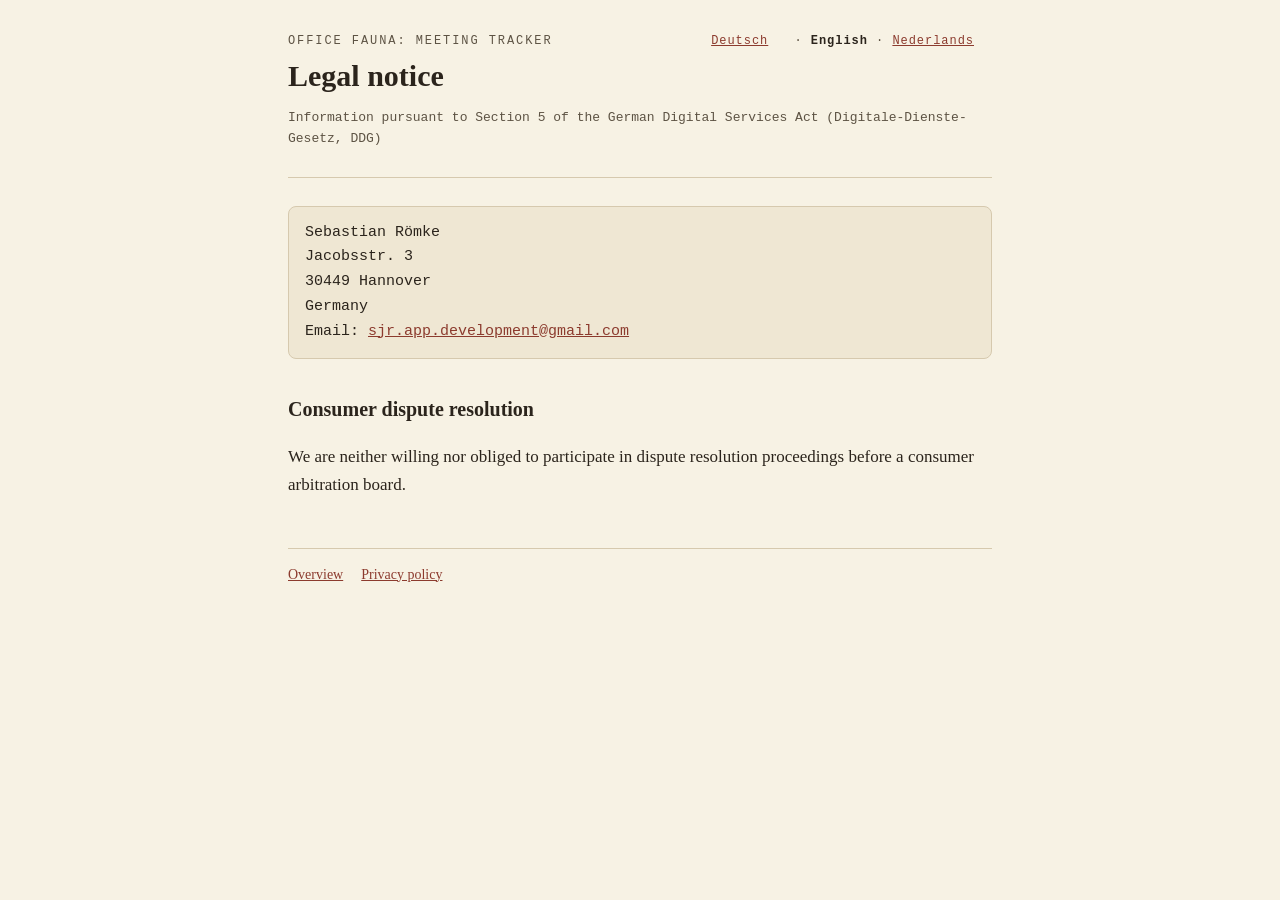
<file: en/impressum.html>
<!DOCTYPE html>
<html lang="en">
<head>
<meta charset="utf-8">
<meta name="viewport" content="width=device-width, initial-scale=1">
<!-- Nicht in Suchergebnisse: Die Seiten muessen erreichbar sein, aber die
     Anschrift muss nicht ueber Suchmaschinen auffindbar sein. Bewusst
     „noindex" statt einer Sperre in robots.txt: Eine Sperre wuerde nur das
     Lesen verhindern, das Indexieren ueber fremde Verweise aber nicht.

     KEINE GEDANKENSTRICHE im Text. Englische Fassung des deutschen
     Impressums; Aenderungen zuerst dort, dann hier nachziehen. -->
<meta name="robots" content="noindex, nofollow">
<title>Legal notice · Office Fauna</title>
<link rel="icon" type="image/png" sizes="32x32" href="../favicon-32.png">
<link rel="apple-touch-icon" sizes="180x180" href="../favicon-180.png">
<link rel="stylesheet" href="../stil.css">
</head>
<body>
<main>
<header>
  <nav class="sprachen" aria-label="Language"><a href="../de/impressum.html" hreflang="de" lang="de">Deutsch</a> · <span aria-current="true" lang="en">English</span> · <a href="../nl/impressum.html" hreflang="nl" lang="nl">Nederlands</a></nav>
  <div class="rubrik">Office Fauna: Meeting Tracker</div>
  <h1>Legal notice</h1>
  <p class="stand">Information pursuant to Section 5 of the German Digital Services Act (Digitale-Dienste-Gesetz, DDG)</p>
</header>

<address>Sebastian Römke
Jacobsstr. 3
30449 Hannover
Germany
Email: <a href="mailto:sjr.app.development@gmail.com">sjr.app.development@gmail.com</a></address>

<h2>Consumer dispute resolution</h2>
<p>We are neither willing nor obliged to participate in dispute resolution proceedings
before a consumer arbitration board.</p>

<footer>
<nav><a href="index.html">Overview</a><a href="datenschutz.html">Privacy policy</a></nav>
</footer>
</main>
</body>
</html>
</file>
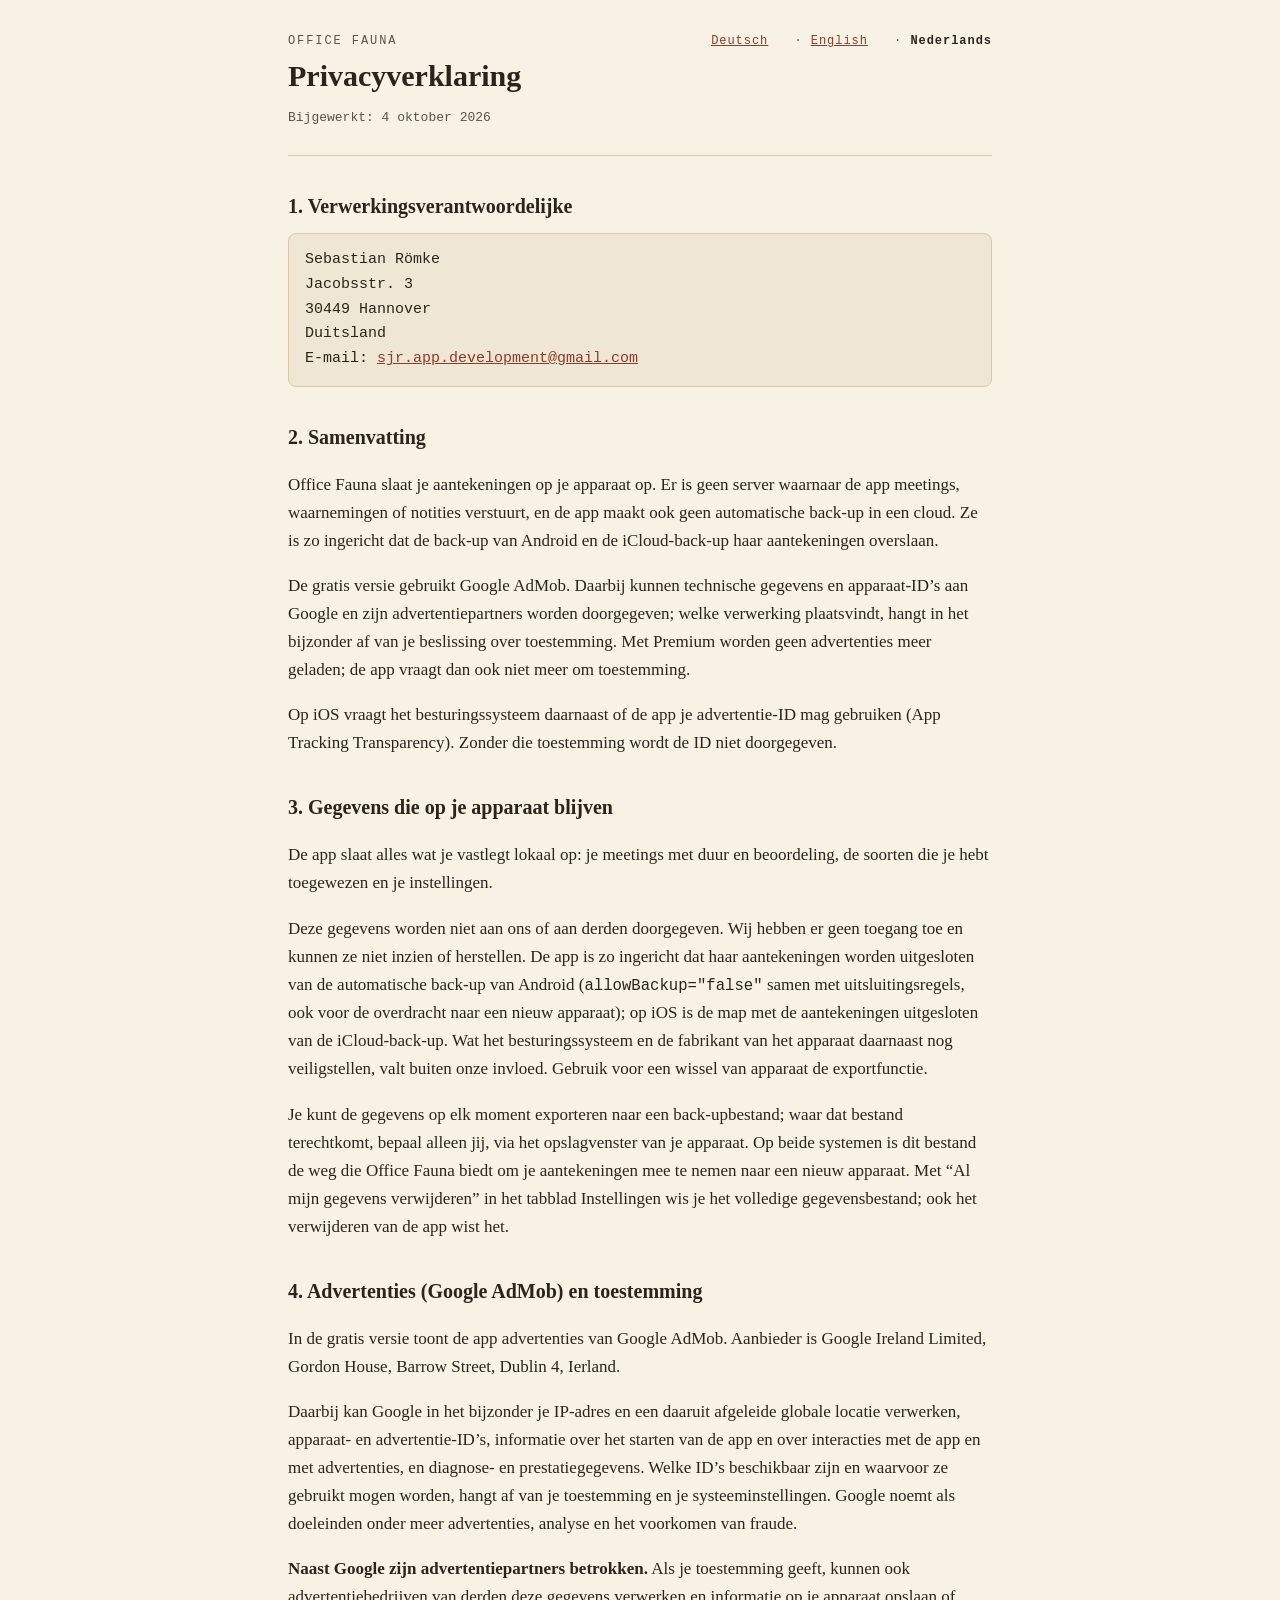
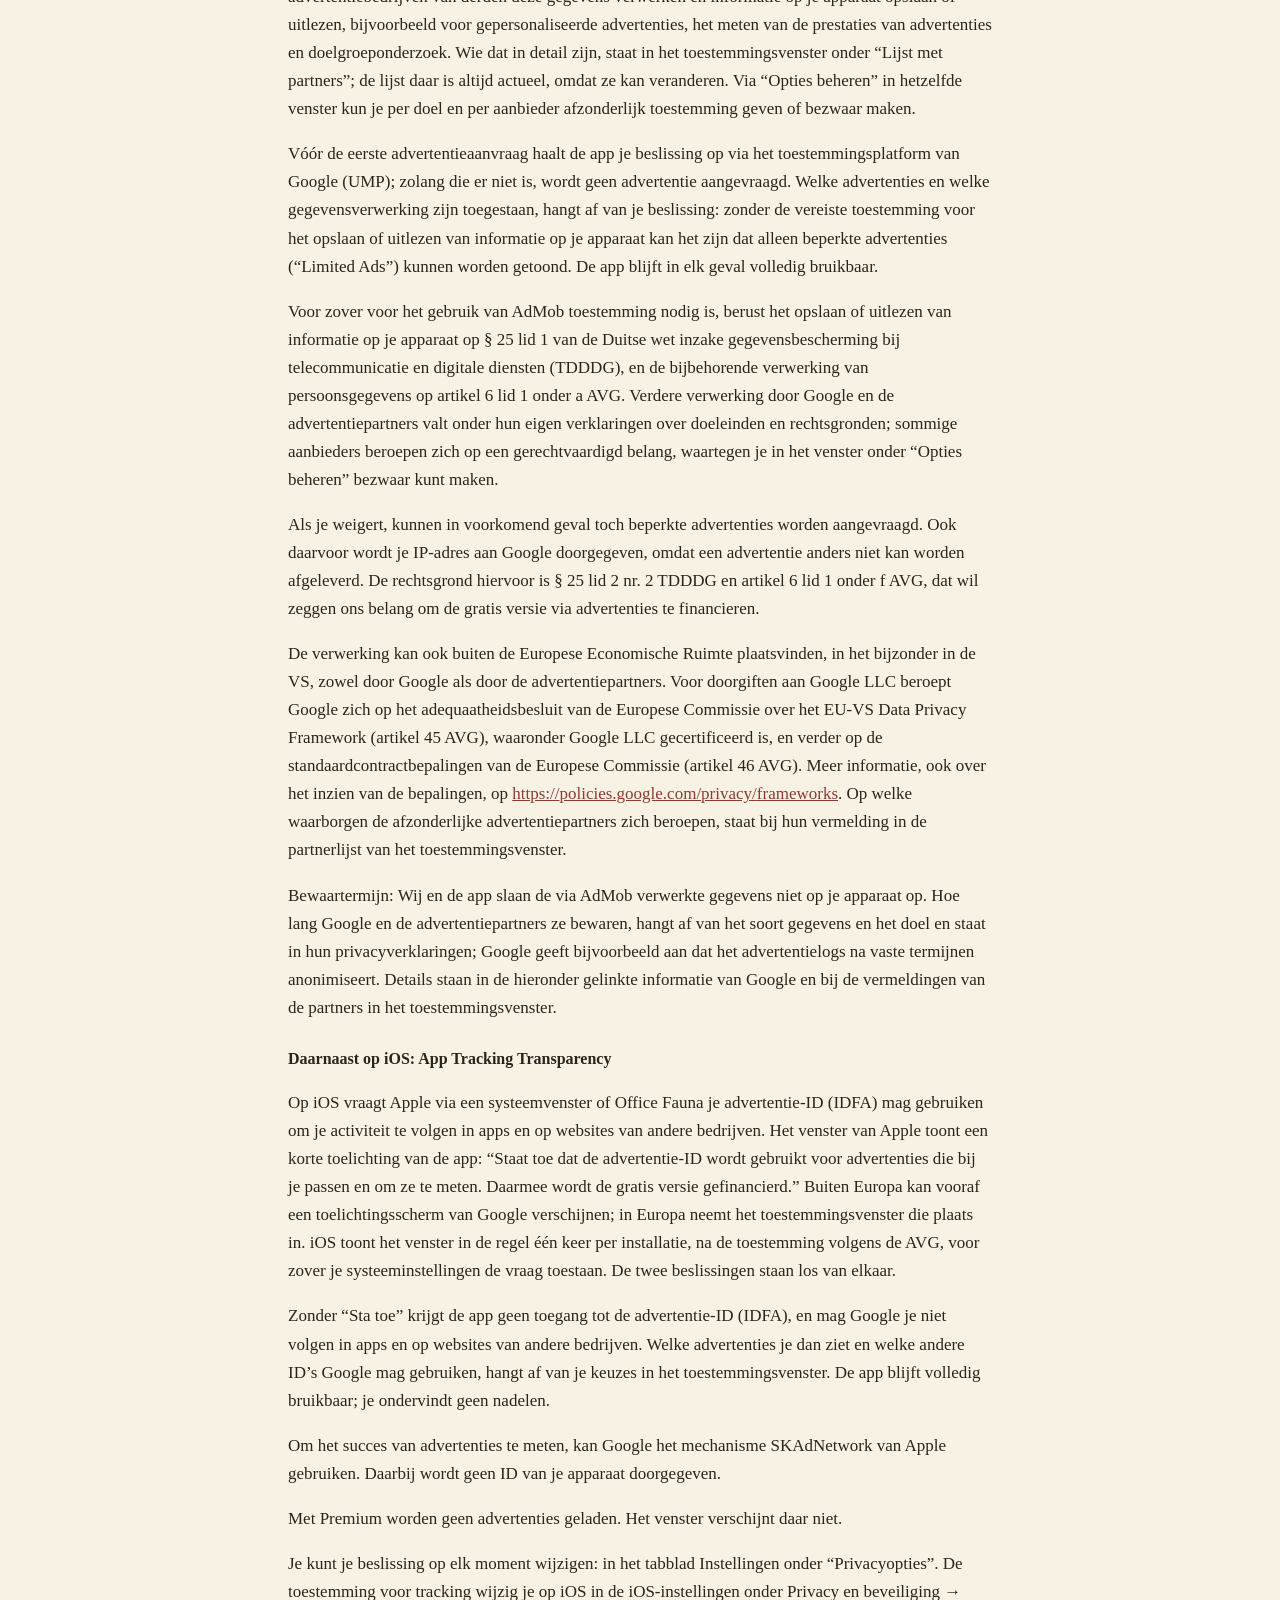
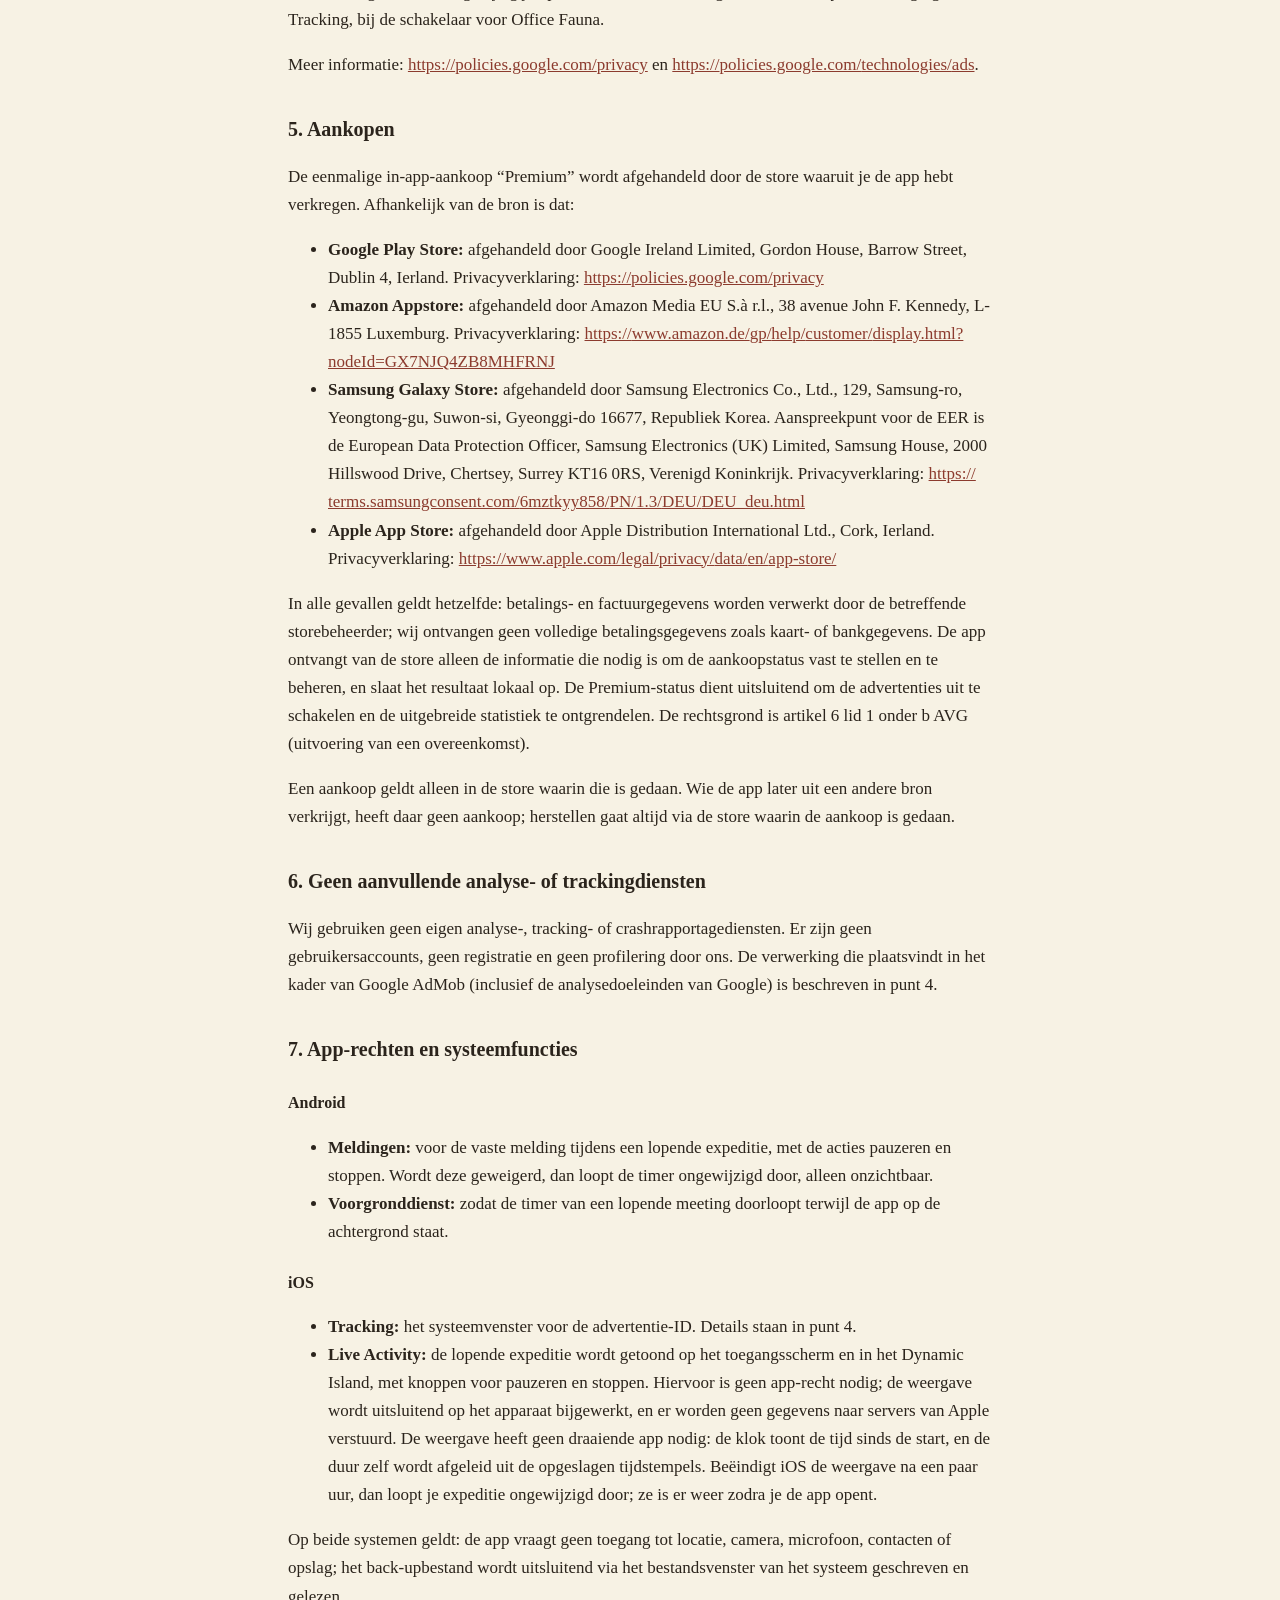
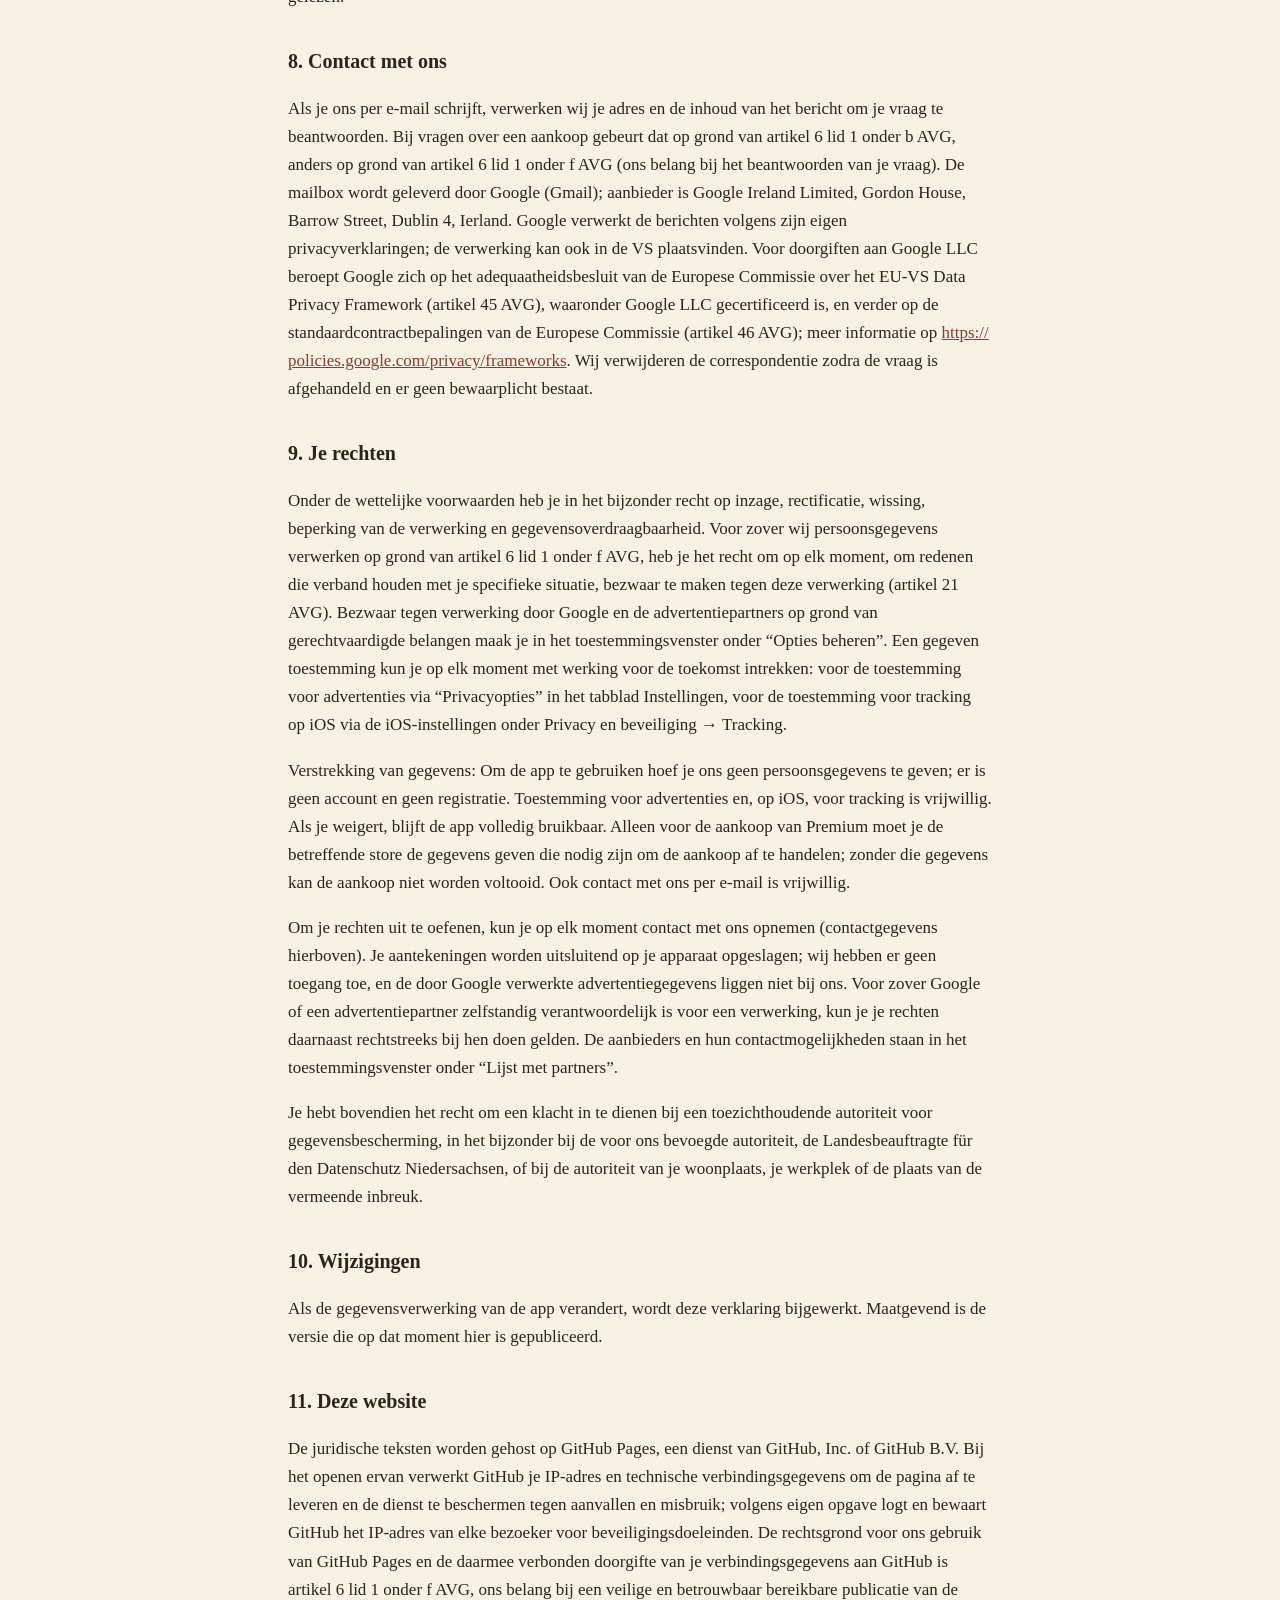
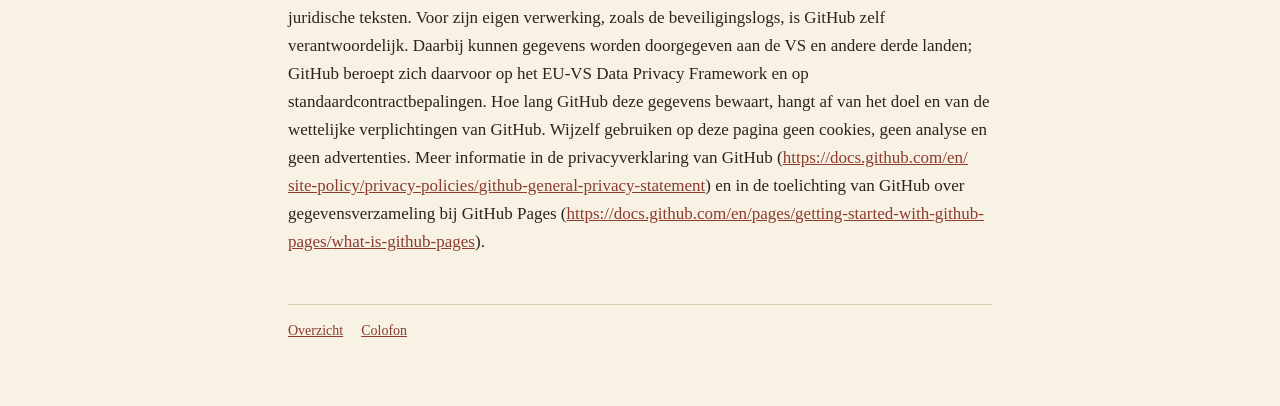
<file: nl/datenschutz.html>
<!DOCTYPE html>
<html lang="nl">
<head>
<meta charset="utf-8">
<meta name="viewport" content="width=device-width, initial-scale=1">
<!-- Niederlaendische Fassung, gesetzt aus apps/buerofauna/store/legal/privacy_nl.md im App-Repo.
     KEINE GEDANKENSTRICHE im Text. Flandern liest dieselbe Seite wie die
     Niederlande, wie in der App. -->
<meta name="robots" content="noindex, nofollow">
<title>Privacyverklaring · Office Fauna</title>
<link rel="icon" type="image/png" sizes="32x32" href="../favicon-32.png">
<link rel="apple-touch-icon" sizes="180x180" href="../favicon-180.png">
<link rel="stylesheet" href="../stil.css">
</head>
<body>
<main>
<header>
  <nav class="sprachen" aria-label="Taal"><a href="../de/datenschutz.html" hreflang="de" lang="de">Deutsch</a> · <a href="../en/datenschutz.html" hreflang="en" lang="en">English</a> · <span aria-current="true" lang="nl">Nederlands</span></nav>
  <div class="rubrik">Office Fauna</div>
  <h1>Privacyverklaring</h1>
  <p class="stand">Bijgewerkt: 4 oktober 2026</p>
</header>

<h2>1. Verwerkingsverantwoordelijke</h2>
<address>Sebastian Römke
Jacobsstr. 3
30449 Hannover
Duitsland
E-mail: <a href="mailto:sjr.app.development@gmail.com">sjr.app.development@gmail.com</a></address>

<h2>2. Samenvatting</h2>
<p>Office Fauna slaat je aantekeningen op je apparaat op. Er is geen server
waarnaar de app meetings, waarnemingen of notities verstuurt, en de app maakt
ook geen automatische back-up in een cloud. Ze is zo ingericht dat de back-up
van Android en de iCloud-back-up haar aantekeningen overslaan.</p>

<p>De gratis versie gebruikt Google AdMob. Daarbij kunnen technische gegevens en
apparaat-ID’s aan Google en zijn advertentiepartners worden doorgegeven; welke
verwerking plaatsvindt, hangt in het bijzonder af van je beslissing over
toestemming. Met Premium worden geen advertenties meer geladen; de app vraagt
dan ook niet meer om toestemming.</p>

<p>Op iOS vraagt het besturingssysteem daarnaast of de app je advertentie-ID mag
gebruiken (App Tracking Transparency). Zonder die toestemming wordt de ID niet
doorgegeven.</p>

<h2>3. Gegevens die op je apparaat blijven</h2>
<p>De app slaat alles wat je vastlegt lokaal op: je meetings met duur en
beoordeling, de soorten die je hebt toegewezen en je instellingen.</p>

<p>Deze gegevens worden niet aan ons of aan derden doorgegeven. Wij hebben er
geen toegang toe en kunnen ze niet inzien of herstellen. De app is zo
ingericht dat haar aantekeningen worden uitgesloten van de automatische
back-up van Android (<code>allowBackup="false"</code> samen met uitsluitingsregels, ook
voor de overdracht naar een nieuw apparaat); op iOS is de map met de
aantekeningen uitgesloten van de iCloud-back-up. Wat het besturingssysteem en
de fabrikant van het apparaat daarnaast nog veiligstellen, valt buiten onze
invloed. Gebruik voor een wissel van apparaat de exportfunctie.</p>

<p>Je kunt de gegevens op elk moment exporteren naar een back-upbestand; waar dat
bestand terechtkomt, bepaal alleen jij, via het opslagvenster van je apparaat.
Op beide systemen is dit bestand de weg die Office Fauna biedt om je
aantekeningen mee te nemen naar een nieuw apparaat. Met “Al mijn gegevens
verwijderen” in het tabblad Instellingen wis je het volledige gegevensbestand;
ook het verwijderen van de app wist het.</p>

<h2>4. Advertenties (Google AdMob) en toestemming</h2>
<p>In de gratis versie toont de app advertenties van Google AdMob. Aanbieder is
Google Ireland Limited, Gordon House, Barrow Street, Dublin 4, Ierland.</p>

<p>Daarbij kan Google in het bijzonder je IP-adres en een daaruit afgeleide
globale locatie verwerken, apparaat- en advertentie-ID’s, informatie over het
starten van de app en over interacties met de app en met advertenties, en
diagnose- en prestatiegegevens. Welke ID’s beschikbaar zijn en waarvoor ze
gebruikt mogen worden, hangt af van je toestemming en je systeeminstellingen.
Google noemt als doeleinden onder meer advertenties, analyse en het voorkomen
van fraude.</p>

<p><strong>Naast Google zijn advertentiepartners betrokken.</strong> Als je toestemming geeft,
kunnen ook advertentiebedrijven van derden deze gegevens verwerken en
informatie op je apparaat opslaan of uitlezen, bijvoorbeeld voor
gepersonaliseerde advertenties, het meten van de prestaties van advertenties
en doelgroeponderzoek. Wie dat in detail zijn, staat in het
toestemmingsvenster onder “Lijst met partners”; de lijst daar is altijd
actueel, omdat ze kan veranderen. Via “Opties beheren” in hetzelfde venster
kun je per doel en per aanbieder afzonderlijk toestemming geven of bezwaar
maken.</p>

<p>Vóór de eerste advertentieaanvraag haalt de app je beslissing op via het
toestemmingsplatform van Google (UMP); zolang die er niet is, wordt geen
advertentie aangevraagd. Welke advertenties en welke gegevensverwerking zijn
toegestaan, hangt af van je beslissing: zonder de vereiste toestemming voor
het opslaan of uitlezen van informatie op je apparaat kan het zijn dat alleen
beperkte advertenties (“Limited Ads”) kunnen worden getoond. De app blijft in
elk geval volledig bruikbaar.</p>

<p>Voor zover voor het gebruik van AdMob toestemming nodig is, berust het
opslaan of uitlezen van informatie op je apparaat op § 25 lid 1 van de Duitse
wet inzake gegevensbescherming bij telecommunicatie en digitale diensten
(TDDDG), en de bijbehorende verwerking van persoonsgegevens op artikel 6 lid 1
onder a AVG. Verdere verwerking door Google en de advertentiepartners valt
onder hun eigen verklaringen over doeleinden en rechtsgronden; sommige
aanbieders beroepen zich op een gerechtvaardigd belang, waartegen je in het
venster onder “Opties beheren” bezwaar kunt maken.</p>

<p>Als je weigert, kunnen in voorkomend geval toch beperkte advertenties worden
aangevraagd. Ook daarvoor wordt je IP-adres aan Google doorgegeven, omdat een
advertentie anders niet kan worden afgeleverd. De rechtsgrond hiervoor is
§ 25 lid 2 nr. 2 TDDDG en artikel 6 lid 1 onder f AVG, dat wil zeggen ons belang
om de gratis versie via advertenties te financieren.</p>

<p>De verwerking kan ook buiten de Europese Economische Ruimte plaatsvinden, in
het bijzonder in de VS, zowel door Google als door de advertentiepartners.
Voor doorgiften aan Google LLC beroept Google zich op het
adequaatheidsbesluit van de Europese Commissie over het EU-VS Data Privacy
Framework (artikel 45 AVG), waaronder Google LLC gecertificeerd is, en
verder op de standaardcontractbepalingen van de Europese Commissie (artikel 46
AVG). Meer informatie, ook over het inzien van de bepalingen, op
<a href="https://policies.google.com/privacy/frameworks">https://<wbr>policies.google.com/<wbr>privacy/<wbr>frameworks</a>. Op welke waarborgen de
afzonderlijke advertentiepartners zich beroepen, staat bij hun vermelding in
de partnerlijst van het toestemmingsvenster.</p>

<p>Bewaartermijn: Wij en de app slaan de via AdMob verwerkte gegevens niet op je
apparaat op. Hoe lang Google en de advertentiepartners ze bewaren, hangt af
van het soort gegevens en het doel en staat in hun privacyverklaringen; Google
geeft bijvoorbeeld aan dat het advertentielogs na vaste termijnen
anonimiseert. Details staan in de hieronder gelinkte informatie van Google en
bij de vermeldingen van de partners in het toestemmingsvenster.</p>

<h3>Daarnaast op iOS: App Tracking Transparency</h3>
<p>Op iOS vraagt Apple via een systeemvenster of Office Fauna je advertentie-ID
(IDFA) mag gebruiken om je activiteit te volgen in apps en op websites van
andere bedrijven. Het venster van Apple toont een korte toelichting van de
app: “Staat toe dat de advertentie-ID wordt gebruikt voor advertenties die bij
je passen en om ze te meten. Daarmee wordt de gratis versie gefinancierd.”
Buiten Europa kan vooraf een toelichtingsscherm van Google verschijnen; in
Europa neemt het toestemmingsvenster die plaats in. iOS toont het venster in
de regel één keer per installatie, na de toestemming volgens de AVG, voor
zover je systeeminstellingen de vraag toestaan. De twee beslissingen staan los
van elkaar.</p>

<p>Zonder “Sta toe” krijgt de app geen toegang tot de advertentie-ID (IDFA), en
mag Google je niet volgen in apps en op websites van andere bedrijven. Welke
advertenties je dan ziet en welke andere ID’s Google mag gebruiken, hangt af
van je keuzes in het toestemmingsvenster. De app blijft volledig bruikbaar; je
ondervindt geen nadelen.</p>

<p>Om het succes van advertenties te meten, kan Google het mechanisme
SKAdNetwork van Apple gebruiken. Daarbij wordt geen ID van je apparaat
doorgegeven.</p>

<p>Met Premium worden geen advertenties geladen. Het venster verschijnt daar
niet.</p>

<p>Je kunt je beslissing op elk moment wijzigen: in het tabblad Instellingen
onder “Privacyopties”. De toestemming voor tracking wijzig je op iOS in de
iOS-instellingen onder Privacy en beveiliging → Tracking, bij de schakelaar
voor Office Fauna.</p>

<p>Meer informatie: <a href="https://policies.google.com/privacy">https://<wbr>policies.google.com/<wbr>privacy</a> en
<a href="https://policies.google.com/technologies/ads">https://<wbr>policies.google.com/<wbr>technologies/<wbr>ads</a>.</p>

<h2>5. Aankopen</h2>
<p>De eenmalige in-app-aankoop “Premium” wordt afgehandeld door de store waaruit
je de app hebt verkregen. Afhankelijk van de bron is dat:</p>

<ul>
<li><strong>Google Play Store:</strong> afgehandeld door Google Ireland Limited, Gordon House,
Barrow Street, Dublin 4, Ierland. Privacyverklaring:
<a href="https://policies.google.com/privacy">https://<wbr>policies.google.com/<wbr>privacy</a></li>
<li><strong>Amazon Appstore:</strong> afgehandeld door Amazon Media EU S.à r.l., 38 avenue
John F. Kennedy, L-1855 Luxemburg. Privacyverklaring:
<a href="https://www.amazon.de/gp/help/customer/display.html?nodeId=GX7NJQ4ZB8MHFRNJ">https://<wbr>www.amazon.de/<wbr>gp/<wbr>help/<wbr>customer/<wbr>display.html?<wbr>nodeId=GX7NJQ4ZB8MHFRNJ</a></li>
<li><strong>Samsung Galaxy Store:</strong> afgehandeld door Samsung Electronics Co., Ltd.,
129, Samsung-ro, Yeongtong-gu, Suwon-si, Gyeonggi-do 16677, Republiek Korea.
Aanspreekpunt voor de EER is de European Data Protection Officer, Samsung
Electronics (UK) Limited, Samsung House, 2000 Hillswood Drive, Chertsey,
Surrey KT16 0RS, Verenigd Koninkrijk. Privacyverklaring:
<a href="https://terms.samsungconsent.com/6mztkyy858/PN/1.3/DEU/DEU_deu.html">https://<wbr>terms.samsungconsent.com/<wbr>6mztkyy858/<wbr>PN/<wbr>1.3/<wbr>DEU/<wbr>DEU_deu.html</a></li>
<li><strong>Apple App Store:</strong> afgehandeld door Apple Distribution International Ltd.,
Cork, Ierland. Privacyverklaring:
<a href="https://www.apple.com/legal/privacy/data/en/app-store/">https://<wbr>www.apple.com/<wbr>legal/<wbr>privacy/<wbr>data/<wbr>en/<wbr>app-store/</a></li>
</ul>

<p>In alle gevallen geldt hetzelfde: betalings- en factuurgegevens worden
verwerkt door de betreffende storebeheerder; wij ontvangen geen volledige
betalingsgegevens zoals kaart- of bankgegevens. De app ontvangt van de store
alleen de informatie die nodig is om de aankoopstatus vast te stellen en te
beheren, en slaat het resultaat lokaal op. De Premium-status dient uitsluitend
om de advertenties uit te schakelen en de uitgebreide statistiek te
ontgrendelen. De rechtsgrond is artikel 6 lid 1 onder b AVG (uitvoering van
een overeenkomst).</p>

<p>Een aankoop geldt alleen in de store waarin die is gedaan. Wie de app later uit
een andere bron verkrijgt, heeft daar geen aankoop; herstellen gaat altijd via
de store waarin de aankoop is gedaan.</p>

<h2>6. Geen aanvullende analyse- of trackingdiensten</h2>
<p>Wij gebruiken geen eigen analyse-, tracking- of crashrapportagediensten. Er
zijn geen gebruikersaccounts, geen registratie en geen profilering door ons.
De verwerking die plaatsvindt in het kader van Google AdMob (inclusief de
analysedoeleinden van Google) is beschreven in punt 4.</p>

<h2>7. App-rechten en systeemfuncties</h2>
<h3>Android</h3>

<ul>
<li><strong>Meldingen:</strong> voor de vaste melding tijdens een lopende expeditie, met de
acties pauzeren en stoppen. Wordt deze geweigerd, dan loopt de timer
ongewijzigd door, alleen onzichtbaar.</li>
<li><strong>Voorgronddienst:</strong> zodat de timer van een lopende meeting doorloopt
terwijl de app op de achtergrond staat.</li>
</ul>

<h3>iOS</h3>

<ul>
<li><strong>Tracking:</strong> het systeemvenster voor de advertentie-ID. Details staan in
punt 4.</li>
<li><strong>Live Activity:</strong> de lopende expeditie wordt getoond op het
toegangsscherm en in het Dynamic Island, met knoppen voor pauzeren en
stoppen. Hiervoor is geen app-recht nodig; de weergave wordt uitsluitend
op het apparaat bijgewerkt, en er worden geen gegevens naar servers van
Apple verstuurd. De weergave heeft geen draaiende app nodig: de klok toont de
tijd sinds de start, en de duur zelf wordt afgeleid uit de opgeslagen
tijdstempels. Beëindigt iOS de weergave na een paar uur, dan loopt je
expeditie ongewijzigd door; ze is er weer zodra je de app opent.</li>
</ul>

<p>Op beide systemen geldt: de app vraagt geen toegang tot locatie, camera,
microfoon, contacten of opslag; het back-upbestand wordt uitsluitend via het
bestandsvenster van het systeem geschreven en gelezen.</p>

<h2>8. Contact met ons</h2>
<p>Als je ons per e-mail schrijft, verwerken wij je adres en de inhoud van het
bericht om je vraag te beantwoorden. Bij vragen over een aankoop gebeurt dat
op grond van artikel 6 lid 1 onder b AVG, anders op grond van artikel 6 lid 1
onder f AVG (ons belang bij het beantwoorden van je vraag). De mailbox wordt
geleverd door Google (Gmail); aanbieder is Google Ireland Limited, Gordon
House, Barrow Street, Dublin 4, Ierland. Google verwerkt de berichten volgens
zijn eigen privacyverklaringen; de verwerking kan ook in de VS plaatsvinden.
Voor doorgiften aan Google LLC beroept Google zich op het adequaatheidsbesluit
van de Europese Commissie over het EU-VS Data Privacy Framework (artikel 45
AVG), waaronder Google LLC gecertificeerd is, en verder op de
standaardcontractbepalingen van de Europese Commissie (artikel 46 AVG); meer
informatie op <a href="https://policies.google.com/privacy/frameworks">https://<wbr>policies.google.com/<wbr>privacy/<wbr>frameworks</a>. Wij
verwijderen de correspondentie zodra de vraag is afgehandeld en er geen
bewaarplicht bestaat.</p>

<h2>9. Je rechten</h2>
<p>Onder de wettelijke voorwaarden heb je in het bijzonder recht op inzage,
rectificatie, wissing, beperking van de verwerking en
gegevensoverdraagbaarheid. Voor zover wij persoonsgegevens verwerken op grond
van artikel 6 lid 1 onder f AVG, heb je het recht om op elk moment, om redenen
die verband houden met je specifieke situatie, bezwaar te maken tegen deze
verwerking (artikel 21 AVG). Bezwaar tegen verwerking door Google en de
advertentiepartners op grond van gerechtvaardigde belangen maak je in het
toestemmingsvenster onder “Opties beheren”. Een gegeven toestemming kun je op
elk moment met werking voor de toekomst intrekken: voor de toestemming voor
advertenties via “Privacyopties” in het tabblad Instellingen, voor de
toestemming voor tracking op iOS via de iOS-instellingen onder Privacy en
beveiliging → Tracking.</p>

<p>Verstrekking van gegevens: Om de app te gebruiken hoef je ons geen
persoonsgegevens te geven; er is geen account en geen registratie.
Toestemming voor advertenties en, op iOS, voor tracking is vrijwillig. Als je
weigert, blijft de app volledig bruikbaar. Alleen voor de aankoop van Premium
moet je de betreffende store de gegevens geven die nodig zijn om de aankoop
af te handelen; zonder die gegevens kan de aankoop niet worden voltooid. Ook
contact met ons per e-mail is vrijwillig.</p>

<p>Om je rechten uit te oefenen, kun je op elk moment contact met ons opnemen
(contactgegevens hierboven). Je aantekeningen worden uitsluitend op je
apparaat opgeslagen; wij hebben er geen toegang toe, en de door Google
verwerkte advertentiegegevens liggen niet bij ons. Voor zover Google of een
advertentiepartner zelfstandig verantwoordelijk is voor een verwerking, kun je
je rechten daarnaast rechtstreeks bij hen doen gelden. De aanbieders en hun
contactmogelijkheden staan in het toestemmingsvenster onder “Lijst met
partners”.</p>

<p>Je hebt bovendien het recht om een klacht in te dienen bij een
toezichthoudende autoriteit voor gegevensbescherming, in het bijzonder bij de
voor ons bevoegde autoriteit, de Landesbeauftragte für den Datenschutz
Niedersachsen, of bij de autoriteit van je woonplaats, je werkplek of de plaats
van de vermeende inbreuk.</p>

<h2>10. Wijzigingen</h2>
<p>Als de gegevensverwerking van de app verandert, wordt deze verklaring
bijgewerkt. Maatgevend is de versie die op dat moment hier is gepubliceerd.</p>

<h2>11. Deze website</h2>
<p>De juridische teksten worden gehost op GitHub Pages, een dienst van GitHub,
Inc. of GitHub B.V. Bij het openen ervan verwerkt GitHub je IP-adres en
technische verbindingsgegevens om de pagina af te leveren en de dienst te
beschermen tegen aanvallen en misbruik; volgens eigen opgave logt en bewaart
GitHub het IP-adres van elke bezoeker voor beveiligingsdoeleinden. De
rechtsgrond voor ons gebruik van GitHub Pages en de daarmee verbonden
doorgifte van je verbindingsgegevens aan GitHub is artikel 6 lid 1 onder f
AVG, ons belang bij een veilige en betrouwbaar bereikbare publicatie van de
juridische teksten. Voor zijn eigen verwerking, zoals de beveiligingslogs, is
GitHub zelf verantwoordelijk. Daarbij kunnen gegevens worden doorgegeven aan de
VS en andere derde landen; GitHub beroept zich daarvoor op het EU-VS Data
Privacy Framework en op standaardcontractbepalingen. Hoe lang GitHub deze
gegevens bewaart, hangt af van het doel en van de wettelijke verplichtingen
van GitHub. Wijzelf gebruiken op deze pagina geen cookies, geen analyse en
geen advertenties. Meer informatie in de privacyverklaring van GitHub
(<a href="https://docs.github.com/en/site-policy/privacy-policies/github-general-privacy-statement">https://<wbr>docs.github.com/<wbr>en/<wbr>site-policy/<wbr>privacy-policies/<wbr>github-general-privacy-statement</a>)
en in de toelichting van GitHub over gegevensverzameling bij GitHub Pages
(<a href="https://docs.github.com/en/pages/getting-started-with-github-pages/what-is-github-pages">https://<wbr>docs.github.com/<wbr>en/<wbr>pages/<wbr>getting-started-with-github-pages/<wbr>what-is-github-pages</a>).</p>

<footer>
<nav><a href="index.html">Overzicht</a><a href="impressum.html">Colofon</a></nav>
</footer>
</main>
</body>
</html>
</file>
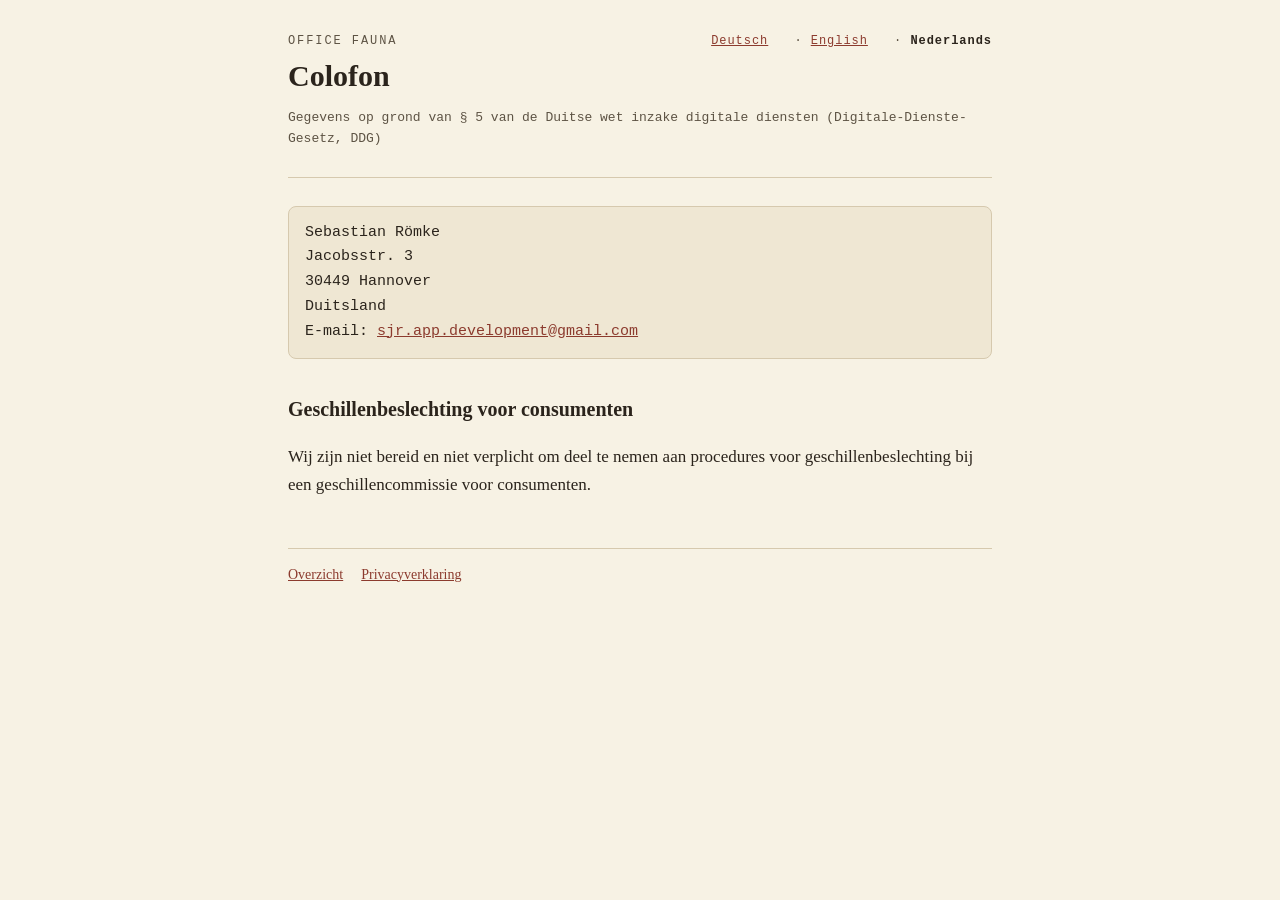
<file: nl/impressum.html>
<!DOCTYPE html>
<html lang="nl">
<head>
<meta charset="utf-8">
<meta name="viewport" content="width=device-width, initial-scale=1">
<!-- Niederlaendische Fassung, gesetzt aus apps/buerofauna/store/legal/imprint_nl.md im App-Repo.
     KEINE GEDANKENSTRICHE im Text. Flandern liest dieselbe Seite wie die
     Niederlande, wie in der App. -->
<meta name="robots" content="noindex, nofollow">
<title>Colofon · Office Fauna</title>
<link rel="icon" type="image/png" sizes="32x32" href="../favicon-32.png">
<link rel="apple-touch-icon" sizes="180x180" href="../favicon-180.png">
<link rel="stylesheet" href="../stil.css">
</head>
<body>
<main>
<header>
  <nav class="sprachen" aria-label="Taal"><a href="../de/impressum.html" hreflang="de" lang="de">Deutsch</a> · <a href="../en/impressum.html" hreflang="en" lang="en">English</a> · <span aria-current="true" lang="nl">Nederlands</span></nav>
  <div class="rubrik">Office Fauna</div>
  <h1>Colofon</h1>
  <p class="stand">Gegevens op grond van § 5 van de Duitse wet inzake digitale diensten (Digitale-Dienste-Gesetz, DDG)</p>
</header>

<address>Sebastian Römke
Jacobsstr. 3
30449 Hannover
Duitsland
E-mail: <a href="mailto:sjr.app.development@gmail.com">sjr.app.development@gmail.com</a></address>

<h2>Geschillenbeslechting voor consumenten</h2>

<p>Wij zijn niet bereid en niet verplicht om deel te nemen aan procedures voor
geschillenbeslechting bij een geschillencommissie voor consumenten.</p>

<footer>
<nav><a href="index.html">Overzicht</a><a href="datenschutz.html">Privacyverklaring</a></nav>
</footer>
</main>
</body>
</html>
</file>
<file: stil.css>
/* Schlichtes Papier-Layout, passend zum Feldführer-Ton der App.
   Keine externen Schriften und keine Skripte — die Seite lädt nichts nach. */
:root {
  --paper: #f7f2e4;
  --ink: #2b241c;
  --ink-muted: #5d5344;
  --rule: #d6c9ae;
  --seal: #8c3b2e;
}

* { box-sizing: border-box; }

body {
  margin: 0;
  padding: 32px 20px 64px;
  background: var(--paper);
  color: var(--ink);
  font-family: Georgia, "Times New Roman", serif;
  font-size: 17px;
  line-height: 1.65;
  /* **Lange Adressen brechen um, statt die Seite breit zu machen**
     (Nutzer-Befund am Telefon, 2026-09-22): Rechts stand eine Handbreit
     leerer Grund. Der Grund war keine Lücke, sondern ein Überlauf — die
     längste Adresse hier ist 80 Zeichen lang und damit auf einem 360 dp
     breiten Bild gut doppelt so breit wie der Satzspiegel. Wo ein Wort
     breiter ist als die Zeile, scrollt die Seite waagerecht, und der
     Hintergrund des Körpers endet trotzdem beim Bildrand.

     `break-word` und nicht `anywhere`: Es bricht nur, was allein nicht in
     eine Zeile passt — gewöhnliche Wörter bleiben unangetastet. Vererbt
     wird die Eigenschaft, eine Zeile am Körper genügt also. */
  overflow-wrap: break-word;
}

main { max-width: 44rem; margin: 0 auto; }

header { border-bottom: 1px solid var(--rule); padding-bottom: 14px; margin-bottom: 28px; }

.rubrik {
  font-family: ui-monospace, "Courier New", monospace;
  font-size: 12px;
  letter-spacing: 0.16em;
  text-transform: uppercase;
  color: var(--ink-muted);
}

h1 { font-size: 30px; line-height: 1.2; margin: 6px 0 0; }
h2 { font-size: 20px; margin: 34px 0 10px; }
/* Dritte Ebene, seit die Datenschutzerklaerung einen Unterabschnitt hat
   (App Tracking Transparency, 12.09.2026). Ohne eigene Regel naehme der
   Browser seine Vorgabe — groesser als der Fliesstext, aber mit fremden
   Abstaenden. */
h3 { font-size: 16px; margin: 24px 0 8px; }

/* **Verweise brechen IMMER**, und zwar an jeder Stelle (Nutzer-Befund am
   Telefon, 2026-09-22 — es war die Samsung-Adresse). `break-word` am Körper
   bricht ein Wort erst, wenn es allein nicht in eine Zeile passt, und lässt
   dem Browser dabei Spielraum; `anywhere` nimmt ihn. Die Adressen hier sind
   der einzige Text ohne Leerzeichen, also ist das die passende Stelle:
   Fliesstext bleibt unangetastet.

   Warum es überhaupt auffällt: Wo ein Wort breiter ist als die Zeile, wird
   die SEITE breiter, und der Grund des Körpers endet trotzdem am Bildrand —
   rechts daneben steht dann leerer Platz. */
a {
  color: var(--seal);
  overflow-wrap: anywhere;
}

address {
  font-style: normal;
  font-family: ui-monospace, "Courier New", monospace;
  font-size: 15px;
  background: #efe7d3;
  border: 1px solid var(--rule);
  border-radius: 8px;
  padding: 14px 16px;
  white-space: pre-line;
}

.platzhalter {
  background: #f6e2b8;
  border-bottom: 2px dotted var(--seal);
  padding: 0 3px;
}

.stand { font-family: ui-monospace, "Courier New", monospace; font-size: 13px; color: var(--ink-muted); }

/* Technische Bezeichner im Fliesstext (z. B. allowBackup="false"). Dieselbe
   Schriftfamilie wie die Stand-Zeile; etwas kleiner, damit die Zeilenhoehe
   des Absatzes nicht springt. */
code { font-family: ui-monospace, "Courier New", monospace; font-size: 0.92em; }

footer {
  margin-top: 48px;
  padding-top: 14px;
  border-top: 1px solid var(--rule);
  font-size: 14px;
  color: var(--ink-muted);
}

nav a { margin-right: 18px; }

@media (prefers-color-scheme: dark) {
  :root { --paper: #191510; --ink: #ece3d2; --ink-muted: #b3a894; --rule: #4a4132; --seal: #d98878; }
  address { background: #221c15; }
  .platzhalter { background: #4a3a18; }
}

/* Sprachumschalter oben rechts im Kopf jeder Seite (2026-09-26). In der
   Schrift der Rubrik; die aktuelle Sprache ist kein Link, sondern
   hervorgehoben. */
.sprachen {
  float: right;
  font-family: ui-monospace, "Courier New", monospace;
  font-size: 12px;
  letter-spacing: 0.08em;
  color: var(--ink-muted);
}
.sprachen [aria-current] { color: var(--ink); font-weight: 600; }
</file>
